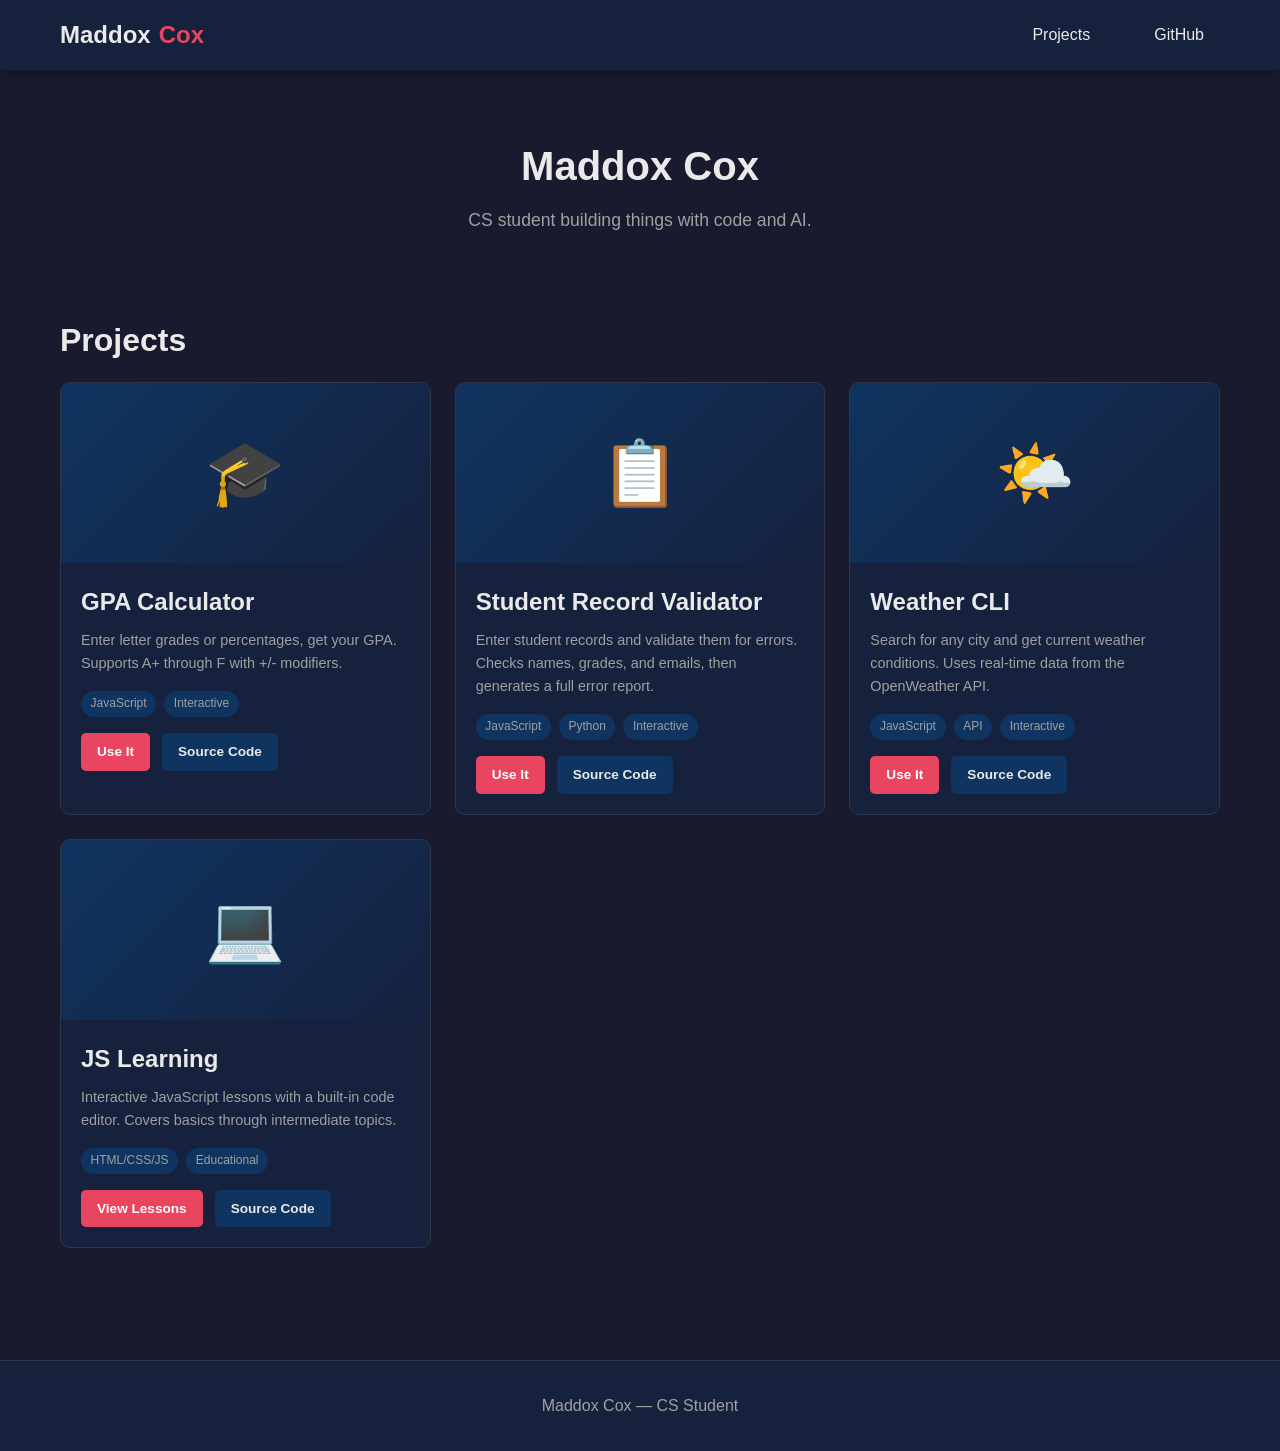
<file: index.html>
<!DOCTYPE html>
<html lang="en">
<head>
    <meta charset="UTF-8">
    <meta name="viewport" content="width=device-width, initial-scale=1.0">
    <title>Maddox Cox — Projects</title>
    <link rel="stylesheet" href="css/styles.css">
    <style>
        .projects-section {
            padding: 3rem 0;
        }

        .projects-grid {
            display: grid;
            grid-template-columns: repeat(auto-fill, minmax(300px, 1fr));
            gap: 1.5rem;
        }

        .project-card {
            background-color: var(--bg-secondary);
            border-radius: 10px;
            border: 1px solid var(--border);
            overflow: hidden;
            transition: transform 0.3s ease, box-shadow 0.3s ease;
        }

        .project-card:hover {
            transform: translateY(-5px);
            box-shadow: 0 10px 30px var(--shadow);
        }

        .project-card .preview {
            height: 180px;
            display: flex;
            align-items: center;
            justify-content: center;
            font-size: 4rem;
            background: linear-gradient(135deg, var(--bg-tertiary), var(--bg-secondary));
        }

        .project-card .details {
            padding: 1.25rem;
        }

        .project-card .details h3 {
            margin-bottom: 0.5rem;
            color: var(--text-primary);
        }

        .project-card .details p {
            font-size: 0.9rem;
            margin-bottom: 1rem;
        }

        .project-card .tags {
            display: flex;
            flex-wrap: wrap;
            gap: 0.5rem;
            margin-bottom: 1rem;
        }

        .project-card .tag {
            font-size: 0.75rem;
            padding: 0.2rem 0.6rem;
            border-radius: 15px;
            background-color: var(--bg-tertiary);
            color: var(--text-secondary);
        }

        .project-card .links {
            display: flex;
            gap: 0.75rem;
        }

        .project-card .links a {
            font-size: 0.85rem;
            font-weight: 600;
        }

        .portfolio-hero {
            text-align: center;
            padding: 4rem 0 2rem;
        }

        .portfolio-hero h1 {
            font-size: 2.5rem;
            margin-bottom: 0.5rem;
        }

        .portfolio-hero p {
            font-size: 1.1rem;
            max-width: 500px;
            margin: 0 auto;
        }
    </style>
</head>
<body>
    <header>
        <nav>
            <a href="index.html" class="logo">Maddox<span>Cox</span></a>
            <ul class="nav-links">
                <li><a href="#projects">Projects</a></li>
                <li><a href="https://github.com/maddoxcox" target="_blank">GitHub</a></li>
            </ul>
            <button class="mobile-menu">☰</button>
        </nav>
    </header>

    <main>
        <section class="portfolio-hero">
            <div class="container">
                <h1>Maddox Cox</h1>
                <p>CS student building things with code and AI.</p>
            </div>
        </section>

        <section id="projects" class="projects-section">
            <div class="container">
                <h2>Projects</h2>
                <div class="projects-grid">

                    <div class="project-card">
                        <div class="preview">🎓</div>
                        <div class="details">
                            <h3>GPA Calculator</h3>
                            <p>Enter letter grades or percentages, get your GPA. Supports A+ through F with +/- modifiers.</p>
                            <div class="tags">
                                <span class="tag">JavaScript</span>
                                <span class="tag">Interactive</span>
                            </div>
                            <div class="links">
                                <a href="projects/gpa-calculator/index.html" class="btn btn-small btn-primary">Use It</a>
                                <a href="https://github.com/maddoxcox/ai-club-learning/blob/main/month-1-foundations/day-01-error-handler/grade_calculator.py" target="_blank" class="btn btn-small btn-secondary">Source Code</a>
                            </div>
                        </div>
                    </div>

                    <div class="project-card">
                        <div class="preview">📋</div>
                        <div class="details">
                            <h3>Student Record Validator</h3>
                            <p>Enter student records and validate them for errors. Checks names, grades, and emails, then generates a full error report.</p>
                            <div class="tags">
                                <span class="tag">JavaScript</span>
                                <span class="tag">Python</span>
                                <span class="tag">Interactive</span>
                            </div>
                            <div class="links">
                                <a href="projects/record-validator/index.html" class="btn btn-small btn-primary">Use It</a>
                                <a href="https://github.com/maddoxcox/ai-club-learning/blob/main/month-1-foundations/day-02-record-validator/student_validator.py" target="_blank" class="btn btn-small btn-secondary">Source Code</a>
                            </div>
                        </div>
                    </div>

                    <div class="project-card">
                        <div class="preview">🌤️</div>
                        <div class="details">
                            <h3>Weather CLI</h3>
                            <p>Search for any city and get current weather conditions. Uses real-time data from the OpenWeather API.</p>
                            <div class="tags">
                                <span class="tag">JavaScript</span>
                                <span class="tag">API</span>
                                <span class="tag">Interactive</span>
                            </div>
                            <div class="links">
                                <a href="projects/weather-cli/index.html" class="btn btn-small btn-primary">Use It</a>
                                <a href="https://github.com/maddoxcox/ai-club-learning/blob/main/month-1-foundations/day-03-weather-cli/weather.py" target="_blank" class="btn btn-small btn-secondary">Source Code</a>
                            </div>
                        </div>
                    </div>

                    <div class="project-card">
                        <div class="preview">💻</div>
                        <div class="details">
                            <h3>JS Learning</h3>
                            <p>Interactive JavaScript lessons with a built-in code editor. Covers basics through intermediate topics.</p>
                            <div class="tags">
                                <span class="tag">HTML/CSS/JS</span>
                                <span class="tag">Educational</span>
                            </div>
                            <div class="links">
                                <a href="lessons/basics/variables.html" class="btn btn-small btn-primary">View Lessons</a>
                                <a href="https://github.com/maddoxcox/claudetest1" target="_blank" class="btn btn-small btn-secondary">Source Code</a>
                            </div>
                        </div>
                    </div>

                </div>
            </div>
        </section>
    </main>

    <footer>
        <div class="container">
            <p>Maddox Cox — CS Student</p>
        </div>
    </footer>

    <script src="js/main.js"></script>
</body>
</html>
</file>
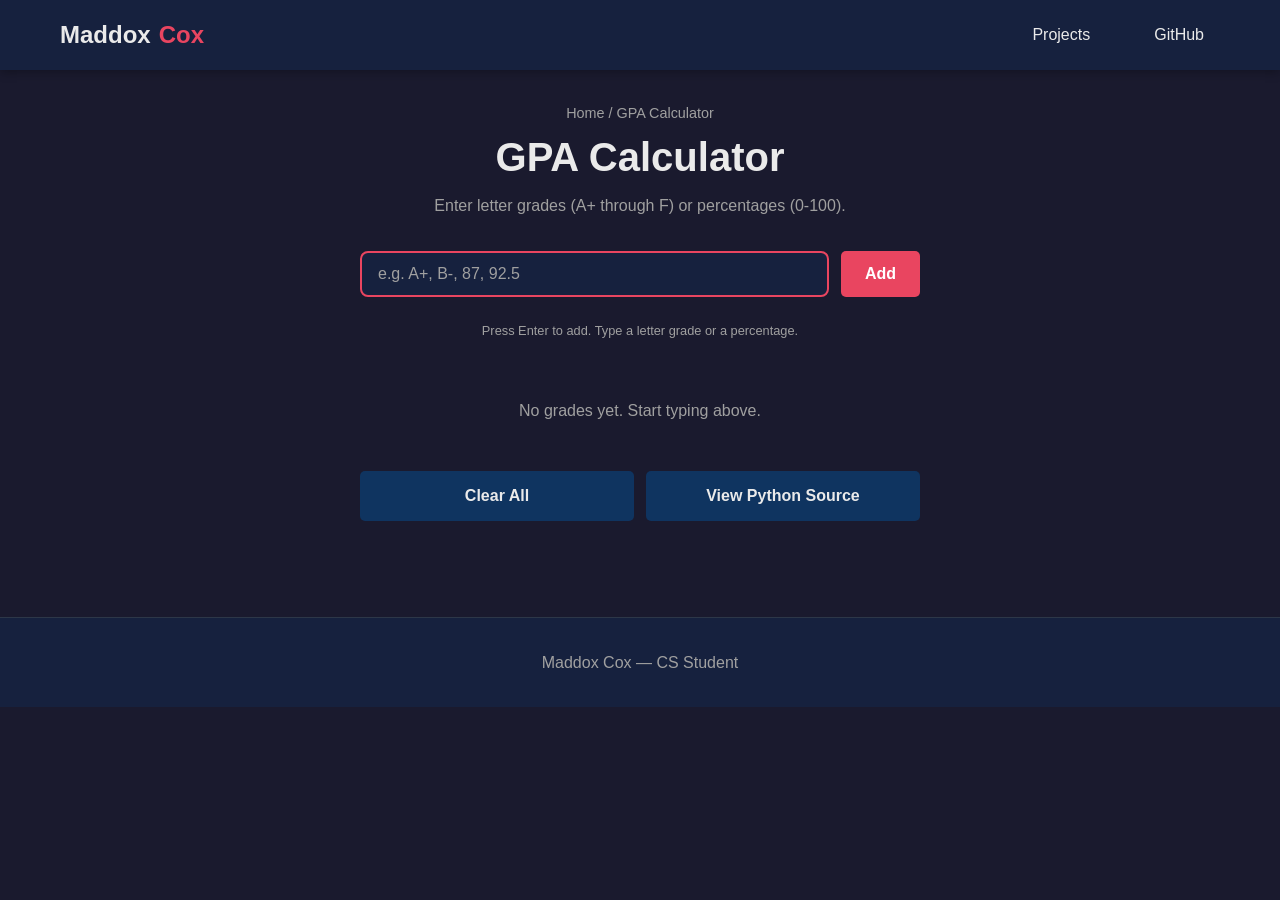
<file: projects/gpa-calculator/index.html>
<!DOCTYPE html>
<html lang="en">
<head>
    <meta charset="UTF-8">
    <meta name="viewport" content="width=device-width, initial-scale=1.0">
    <title>GPA Calculator — Maddox Cox</title>
    <link rel="stylesheet" href="../../css/styles.css">
    <style>
        .calc-container {
            max-width: 600px;
            margin: 0 auto;
            padding: 2rem 20px;
        }

        .calc-header {
            text-align: center;
            margin-bottom: 2rem;
        }

        .calc-header h1 {
            margin-bottom: 0.25rem;
        }

        .input-row {
            display: flex;
            gap: 0.75rem;
            margin-bottom: 1.5rem;
        }

        .input-row input {
            flex: 1;
            padding: 0.75rem 1rem;
            border-radius: 8px;
            border: 2px solid var(--border);
            background-color: var(--bg-secondary);
            color: var(--text-primary);
            font-size: 1rem;
            font-family: inherit;
            outline: none;
            transition: border-color 0.3s ease;
        }

        .input-row input:focus {
            border-color: var(--accent);
        }

        .input-row input::placeholder {
            color: var(--text-secondary);
        }

        .grades-list {
            list-style: none;
            margin-bottom: 1.5rem;
        }

        .grades-list li {
            display: flex;
            justify-content: space-between;
            align-items: center;
            padding: 0.75rem 1rem;
            background-color: var(--bg-secondary);
            border-radius: 8px;
            margin-bottom: 0.5rem;
            border: 1px solid var(--border);
            animation: fadeIn 0.3s ease forwards;
        }

        .grades-list .grade-info {
            display: flex;
            align-items: center;
            gap: 1rem;
        }

        .grades-list .grade-letter {
            font-size: 1.25rem;
            font-weight: 700;
            color: var(--accent);
            min-width: 35px;
        }

        .grades-list .grade-points {
            color: var(--text-secondary);
            font-size: 0.9rem;
        }

        .grades-list .grade-source {
            color: var(--text-secondary);
            font-size: 0.8rem;
            font-style: italic;
        }

        .grades-list .remove-btn {
            background: none;
            border: none;
            color: var(--text-secondary);
            font-size: 1.25rem;
            cursor: pointer;
            padding: 0.25rem 0.5rem;
            border-radius: 4px;
            transition: color 0.3s ease, background-color 0.3s ease;
        }

        .grades-list .remove-btn:hover {
            color: var(--error);
            background-color: rgba(255, 71, 87, 0.1);
        }

        .cooked-msg {
            color: var(--text-secondary);
            font-size: 0.85rem;
        }

        .result-card {
            background-color: var(--bg-secondary);
            border-radius: 10px;
            padding: 2rem;
            text-align: center;
            border: 1px solid var(--border);
            margin-top: 1.5rem;
        }

        .result-card .gpa {
            font-size: 3.5rem;
            font-weight: 700;
            color: var(--accent);
            line-height: 1;
            margin-bottom: 0.5rem;
        }

        .result-card .gpa-label {
            color: var(--text-secondary);
            font-size: 0.9rem;
            margin-bottom: 1rem;
        }

        .result-card .grade-summary {
            color: var(--text-secondary);
            font-size: 0.85rem;
        }

        .empty-state {
            text-align: center;
            padding: 2rem;
            color: var(--text-secondary);
        }

        .calc-actions {
            display: flex;
            gap: 0.75rem;
            margin-top: 1rem;
        }

        .calc-actions .btn {
            flex: 1;
        }

        .hint {
            font-size: 0.8rem;
            color: var(--text-secondary);
            text-align: center;
            margin-top: 0.5rem;
        }
    </style>
</head>
<body>
    <header>
        <nav>
            <a href="../../index.html" class="logo">Maddox<span>Cox</span></a>
            <ul class="nav-links">
                <li><a href="../../index.html#projects">Projects</a></li>
                <li><a href="https://github.com/maddoxcox" target="_blank">GitHub</a></li>
            </ul>
            <button class="mobile-menu">☰</button>
        </nav>
    </header>

    <main class="calc-container">
        <div class="calc-header">
            <div class="breadcrumb">
                <a href="../../index.html">Home</a> / GPA Calculator
            </div>
            <h1>GPA Calculator</h1>
            <p>Enter letter grades (A+ through F) or percentages (0-100).</p>
        </div>

        <div class="input-row">
            <input type="text" id="grade-input" placeholder="e.g. A+, B-, 87, 92.5" autofocus>
            <button class="btn btn-primary" id="add-btn">Add</button>
        </div>
        <p class="hint">Press Enter to add. Type a letter grade or a percentage.</p>

        <ul class="grades-list" id="grades-list"></ul>

        <div class="empty-state" id="empty-state">
            No grades yet. Start typing above.
        </div>

        <div class="result-card" id="result-card" style="display: none;">
            <div class="gpa" id="gpa-display">0.00</div>
            <div class="gpa-label">Your GPA</div>
            <div class="grade-summary" id="grade-summary"></div>
        </div>

        <div class="calc-actions">
            <button class="btn btn-secondary" id="clear-btn">Clear All</button>
            <a href="https://github.com/maddoxcox/ai-club-learning/blob/main/month-1-foundations/day-01-error-handler/grade_calculator.py" target="_blank" class="btn btn-secondary">View Python Source</a>
        </div>
    </main>

    <footer>
        <div class="container">
            <p>Maddox Cox — CS Student</p>
        </div>
    </footer>

    <script>
        const GRADE_POINTS = {
            "A+": 4.0, "A": 4.0, "A-": 3.7,
            "B+": 3.4, "B": 3.0, "B-": 2.7,
            "C+": 2.4, "C": 2.0, "C-": 1.7,
            "D+": 1.4, "D": 1.0, "D-": 0.7,
            "F": 0.0,
        };

        function getGrade(percent) {
            if (percent >= 94.0) return "A";
            if (percent >= 90.0) return "A-";
            if (percent >= 87.0) return "B+";
            if (percent >= 83.0) return "B";
            if (percent >= 80.0) return "B-";
            if (percent >= 77.0) return "C+";
            if (percent >= 73.0) return "C";
            if (percent >= 70.0) return "C-";
            if (percent >= 67.0) return "D+";
            if (percent >= 63.0) return "D";
            if (percent >= 60.0) return "D-";
            return "F";
        }

        const grades = [];
        const input = document.getElementById("grade-input");
        const addBtn = document.getElementById("add-btn");
        const clearBtn = document.getElementById("clear-btn");
        const gradesList = document.getElementById("grades-list");
        const emptyState = document.getElementById("empty-state");
        const resultCard = document.getElementById("result-card");
        const gpaDisplay = document.getElementById("gpa-display");
        const gradeSummary = document.getElementById("grade-summary");

        function addGrade() {
            const raw = input.value.trim();
            if (!raw) return;

            let letter, source;
            const num = parseFloat(raw);

            if (!isNaN(num) && raw.match(/^-?\d+\.?\d*$/)) {
                if (num < 0 || num > 100) {
                    shakeInput();
                    return;
                }
                letter = getGrade(num);
                source = `${num}%`;
            } else {
                letter = raw.toUpperCase();
                if (!(letter in GRADE_POINTS)) {
                    shakeInput();
                    return;
                }
                source = null;
            }

            grades.push({ letter, source });
            input.value = "";
            input.focus();
            render();
        }

        function removeGrade(index) {
            grades.splice(index, 1);
            render();
        }

        function clearAll() {
            grades.length = 0;
            render();
        }

        function render() {
            gradesList.innerHTML = "";
            emptyState.style.display = grades.length === 0 ? "block" : "none";
            resultCard.style.display = grades.length === 0 ? "none" : "block";

            grades.forEach((g, i) => {
                const li = document.createElement("li");
                const cooked = g.letter === "F" ? '<span class="cooked-msg"> ur cooked 💀</span>' : "";
                const sourceText = g.source ? `<span class="grade-source">from ${g.source}</span>` : "";

                li.innerHTML = `
                    <div class="grade-info">
                        <span class="grade-letter">${g.letter}</span>
                        <span class="grade-points">${GRADE_POINTS[g.letter]} pts ${sourceText}</span>
                        ${cooked}
                    </div>
                    <button class="remove-btn" data-index="${i}">&times;</button>
                `;
                gradesList.appendChild(li);
            });

            gradesList.querySelectorAll(".remove-btn").forEach(btn => {
                btn.addEventListener("click", () => removeGrade(parseInt(btn.dataset.index)));
            });

            if (grades.length > 0) {
                const total = grades.reduce((sum, g) => sum + GRADE_POINTS[g.letter], 0);
                const gpa = total / grades.length;
                gpaDisplay.textContent = gpa.toFixed(2);
                gradeSummary.textContent = grades.map(g => g.letter).join(", ");
            }
        }

        function shakeInput() {
            input.style.borderColor = "var(--error)";
            input.classList.add("fade-in");
            setTimeout(() => {
                input.style.borderColor = "";
                input.classList.remove("fade-in");
            }, 500);
        }

        addBtn.addEventListener("click", addGrade);
        clearBtn.addEventListener("click", clearAll);
        input.addEventListener("keydown", (e) => {
            if (e.key === "Enter") addGrade();
        });
    </script>
    <script src="../../js/main.js"></script>
</body>
</html>
</file>
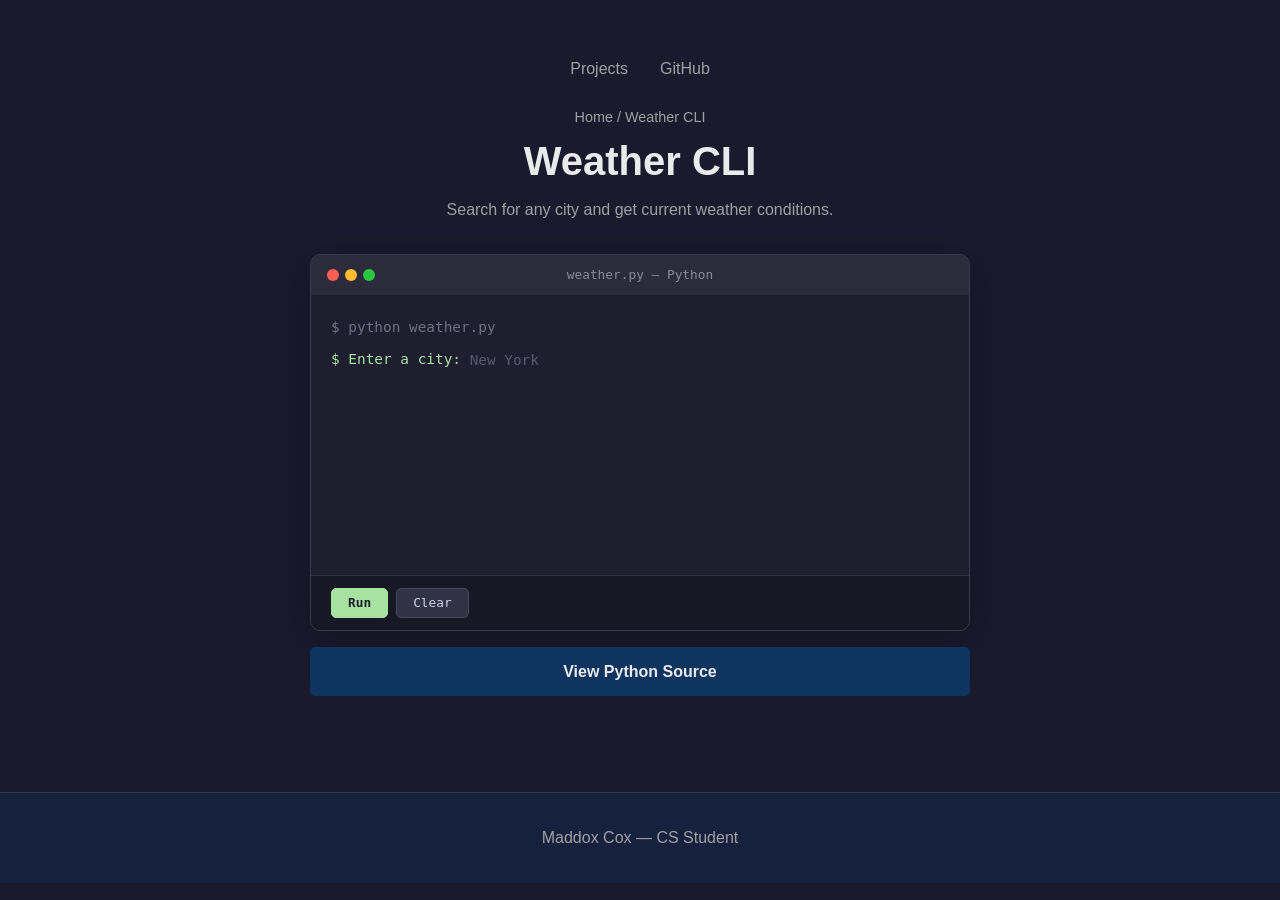
<file: projects/weather-cli/index.html>
<!DOCTYPE html>
<html lang="en">
<head>
    <meta charset="UTF-8">
    <meta name="viewport" content="width=device-width, initial-scale=1.0">
    <title>Weather CLI — Maddox Cox</title>
    <link rel="stylesheet" href="../../css/styles.css">
    <style>
        .calc-container {
            max-width: 700px;
            margin: 0 auto;
            padding: 2rem 20px;
        }

        .calc-header {
            text-align: center;
            margin-bottom: 2rem;
        }

        .calc-header h1 {
            margin-bottom: 0.25rem;
        }

        /* Terminal Window */
        .terminal {
            border-radius: 10px;
            overflow: hidden;
            box-shadow: 0 10px 40px rgba(0, 0, 0, 0.3);
            border: 1px solid #3a3a4a;
        }

        .terminal-titlebar {
            background-color: #2b2b3b;
            padding: 0.6rem 1rem;
            display: flex;
            align-items: center;
            gap: 0.6rem;
        }

        .terminal-dots {
            display: flex;
            gap: 6px;
        }

        .terminal-dot {
            width: 12px;
            height: 12px;
            border-radius: 50%;
        }

        .terminal-dot.red { background-color: #ff5f57; }
        .terminal-dot.yellow { background-color: #febc2e; }
        .terminal-dot.green { background-color: #28c840; }

        .terminal-title {
            flex: 1;
            text-align: center;
            color: #8a8a9a;
            font-size: 0.8rem;
            font-family: 'Fira Code', 'Consolas', monospace;
        }

        .terminal-body {
            background-color: #1e1e2e;
            padding: 1.25rem;
            min-height: 280px;
            font-family: 'Fira Code', 'Consolas', monospace;
            font-size: 0.9rem;
            line-height: 1.7;
        }

        .terminal-output {
            color: #cdd6f4;
        }

        .terminal-line {
            margin-bottom: 0.25rem;
            white-space: pre-wrap;
            word-break: break-word;
        }

        .terminal-line .prompt {
            color: #a6e3a1;
        }

        .terminal-line .cmd {
            color: #89b4fa;
        }

        .terminal-line.error {
            color: #f38ba8;
        }

        .terminal-line.success {
            color: #a6e3a1;
        }

        .terminal-line.info {
            color: #cdd6f4;
        }

        .terminal-line.dim {
            color: #6c7086;
        }

        .terminal-input-row {
            display: flex;
            align-items: center;
            gap: 0;
            margin-top: 0.5rem;
        }

        .terminal-input-row .prompt-label {
            color: #a6e3a1;
            font-family: 'Fira Code', 'Consolas', monospace;
            font-size: 0.9rem;
            white-space: nowrap;
        }

        .terminal-input-row input {
            flex: 1;
            background: none;
            border: none;
            color: #cdd6f4;
            font-family: 'Fira Code', 'Consolas', monospace;
            font-size: 0.9rem;
            outline: none;
            caret-color: #a6e3a1;
            padding: 0;
            margin-left: 0;
        }

        .terminal-input-row input::placeholder {
            color: #585b70;
        }

        .terminal-actions {
            display: flex;
            gap: 0.5rem;
            padding: 0.75rem 1.25rem;
            background-color: #181825;
            border-top: 1px solid #313244;
        }

        .terminal-btn {
            padding: 0.4rem 1rem;
            border: 1px solid #45475a;
            border-radius: 5px;
            background-color: #313244;
            color: #cdd6f4;
            font-family: 'Fira Code', 'Consolas', monospace;
            font-size: 0.8rem;
            cursor: pointer;
            transition: background-color 0.2s ease, border-color 0.2s ease;
        }

        .terminal-btn:hover {
            background-color: #45475a;
            border-color: #585b70;
        }

        .terminal-btn.run {
            background-color: #a6e3a1;
            color: #1e1e2e;
            border-color: #a6e3a1;
            font-weight: 600;
        }

        .terminal-btn.run:hover {
            background-color: #94e2d5;
            border-color: #94e2d5;
        }

        .calc-actions {
            display: flex;
            gap: 0.75rem;
            margin-top: 1rem;
        }

        .calc-actions .btn {
            flex: 1;
        }

        /* Loading animation */
        @keyframes blink {
            0%, 100% { opacity: 1; }
            50% { opacity: 0; }
        }

        .cursor-blink {
            animation: blink 1s step-end infinite;
        }

        .hero-nav {
            display: flex;
            justify-content: center;
            gap: 2rem;
            padding: 1.5rem 0;
        }

        .hero-nav a {
            color: var(--text-secondary);
            font-weight: 500;
            font-size: 1rem;
            transition: color 0.3s ease;
        }

        .hero-nav a:hover {
            color: var(--accent);
        }
    </style>
</head>
<body>
    <main class="calc-container">
        <nav class="hero-nav">
            <a href="../../index.html#projects">Projects</a>
            <a href="https://github.com/maddoxcox" target="_blank">GitHub</a>
        </nav>
        <div class="calc-header">
            <div class="breadcrumb">
                <a href="../../index.html">Home</a> / Weather CLI
            </div>
            <h1>Weather CLI</h1>
            <p>Search for any city and get current weather conditions.</p>
        </div>

        <div class="terminal">
            <div class="terminal-titlebar">
                <div class="terminal-dots">
                    <span class="terminal-dot red"></span>
                    <span class="terminal-dot yellow"></span>
                    <span class="terminal-dot green"></span>
                </div>
                <span class="terminal-title">weather.py — Python</span>
                <div style="width: 48px;"></div>
            </div>
            <div class="terminal-body">
                <div class="terminal-output" id="terminal-output">
                    <div class="terminal-line dim">$ python weather.py</div>
                </div>
                <div class="terminal-input-row">
                    <span class="prompt-label">$ Enter a city:&nbsp;</span>
                    <input type="text" id="city-input" placeholder="New York" autofocus>
                </div>
            </div>
            <div class="terminal-actions">
                <button class="terminal-btn run" id="run-btn">Run</button>
                <button class="terminal-btn" id="clear-btn">Clear</button>
            </div>
        </div>

        <div class="calc-actions">
            <a href="https://github.com/maddoxcox/ai-club-learning/blob/main/month-1-foundations/day-03-weather-cli/weather.py" target="_blank" class="btn btn-secondary">View Python Source</a>
        </div>
    </main>

    <footer>
        <div class="container">
            <p>Maddox Cox — CS Student</p>
        </div>
    </footer>

    <script>
        const API_KEY = "YOUR_API_KEY_HERE";
        const cityInput = document.getElementById("city-input");
        const runBtn = document.getElementById("run-btn");
        const clearBtn = document.getElementById("clear-btn");
        const output = document.getElementById("terminal-output");

        function addLine(text, className) {
            const line = document.createElement("div");
            line.className = "terminal-line" + (className ? " " + className : "");
            line.textContent = text;
            output.appendChild(line);
            output.scrollTop = output.scrollHeight;
        }

        async function fetchWeather() {
            const city = cityInput.value.trim();
            if (!city) {
                addLine("Error: Please enter a city name.", "error");
                return;
            }

            addLine(`$ Enter a city: ${city}`, "dim");
            addLine("Fetching weather data...", "dim");
            cityInput.value = "";

            try {
                const res = await fetch(
                    `https://api.openweathermap.org/data/2.5/weather?q=${encodeURIComponent(city)}&appid=${API_KEY}&units=imperial`
                );

                if (!res.ok) {
                    if (res.status === 404) {
                        addLine(`Error: City "${city}" not found.`, "error");
                    } else {
                        addLine(`Error: API returned status ${res.status}.`, "error");
                    }
                    addLine("", "");
                    return;
                }

                const data = await res.json();
                const tempF = data.main.temp;
                const tempC = ((tempF - 32) * 5) / 9;
                const location = `${data.name}, ${data.sys.country}`;
                const description = data.weather[0].description;
                const humidity = data.main.humidity;

                addLine("");
                addLine(location, "success");
                addLine(`${tempF.toFixed(1)}°F / ${tempC.toFixed(1)}°C`, "info");
                addLine(description, "info");
                addLine(`Humidity: ${humidity}%`, "info");
                addLine("", "");
            } catch (err) {
                addLine("Error: Could not connect to weather service.", "error");
                addLine("", "");
            }
        }

        function clearTerminal() {
            output.innerHTML = "";
            addLine("$ python weather.py", "dim");
        }

        runBtn.addEventListener("click", fetchWeather);
        clearBtn.addEventListener("click", clearTerminal);
        cityInput.addEventListener("keydown", (e) => {
            if (e.key === "Enter") fetchWeather();
        });
    </script>
    <script src="../../js/main.js"></script>
</body>
</html>
</file>
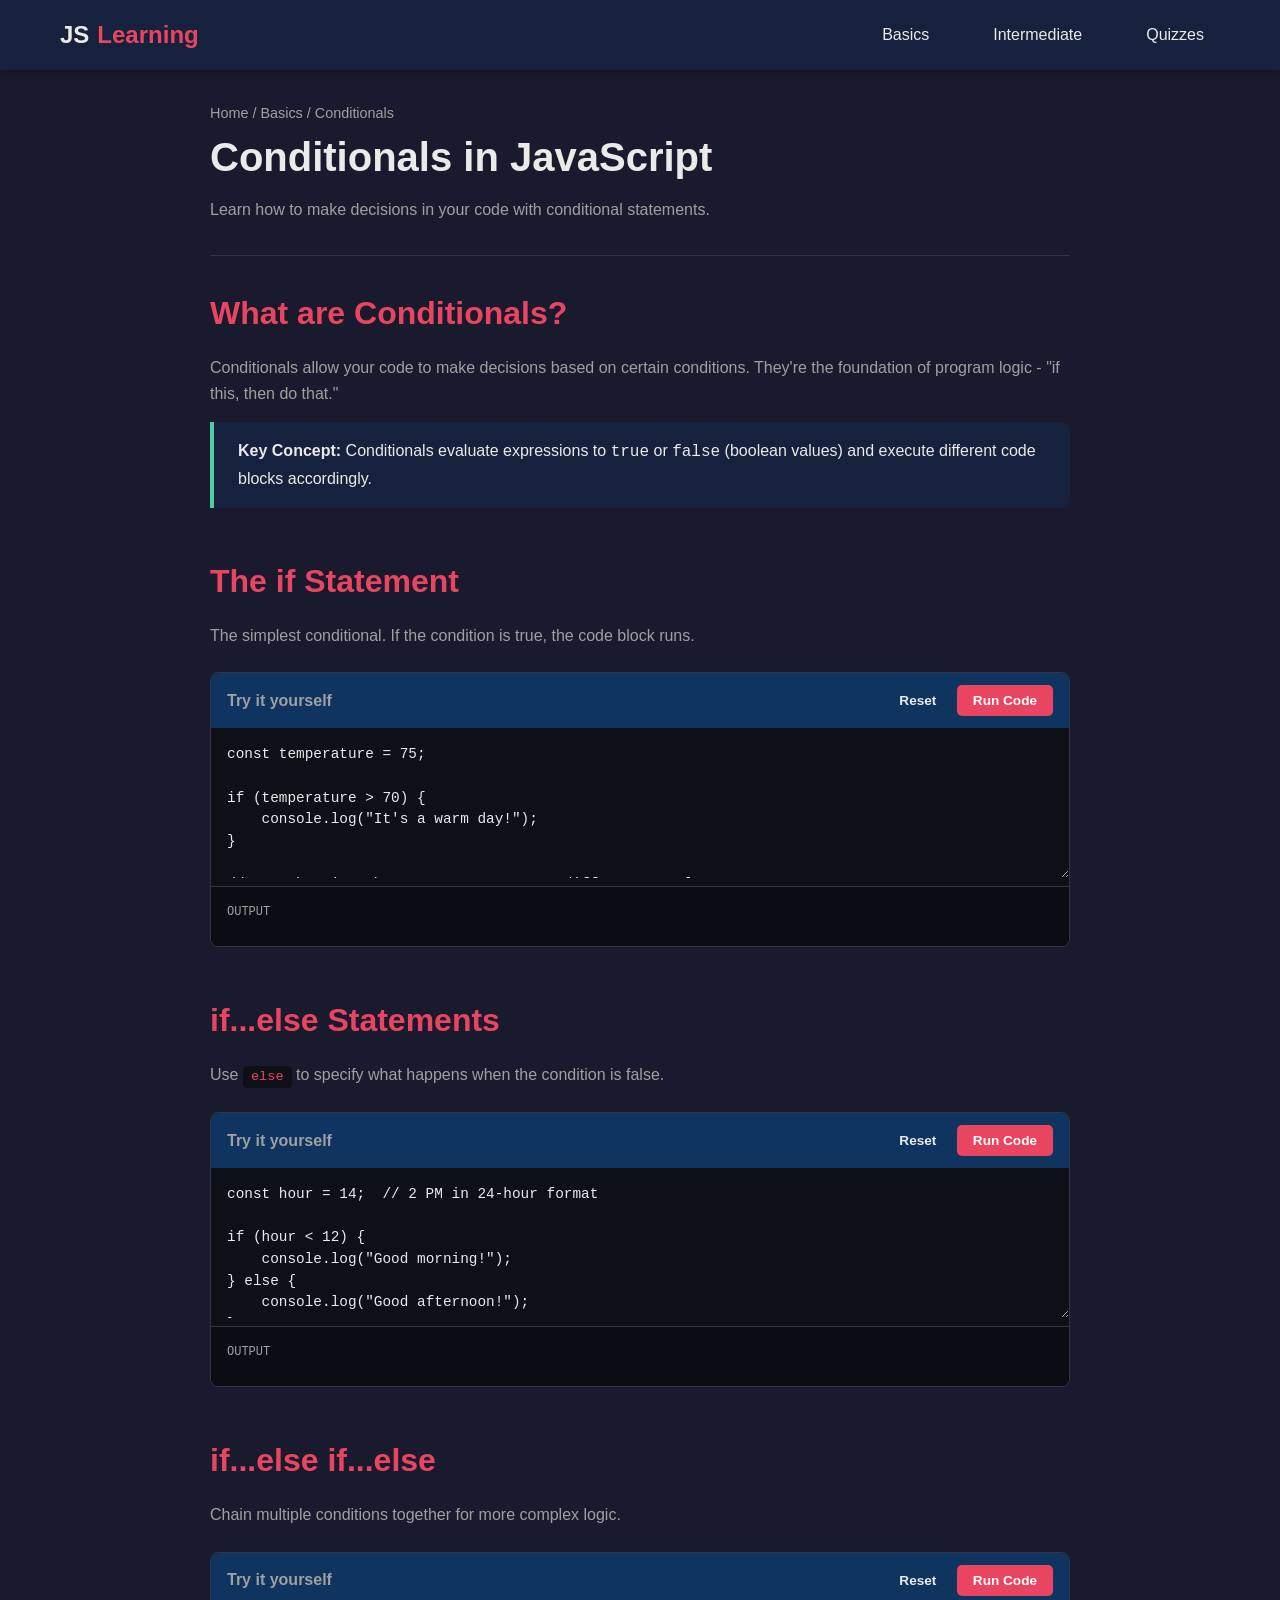
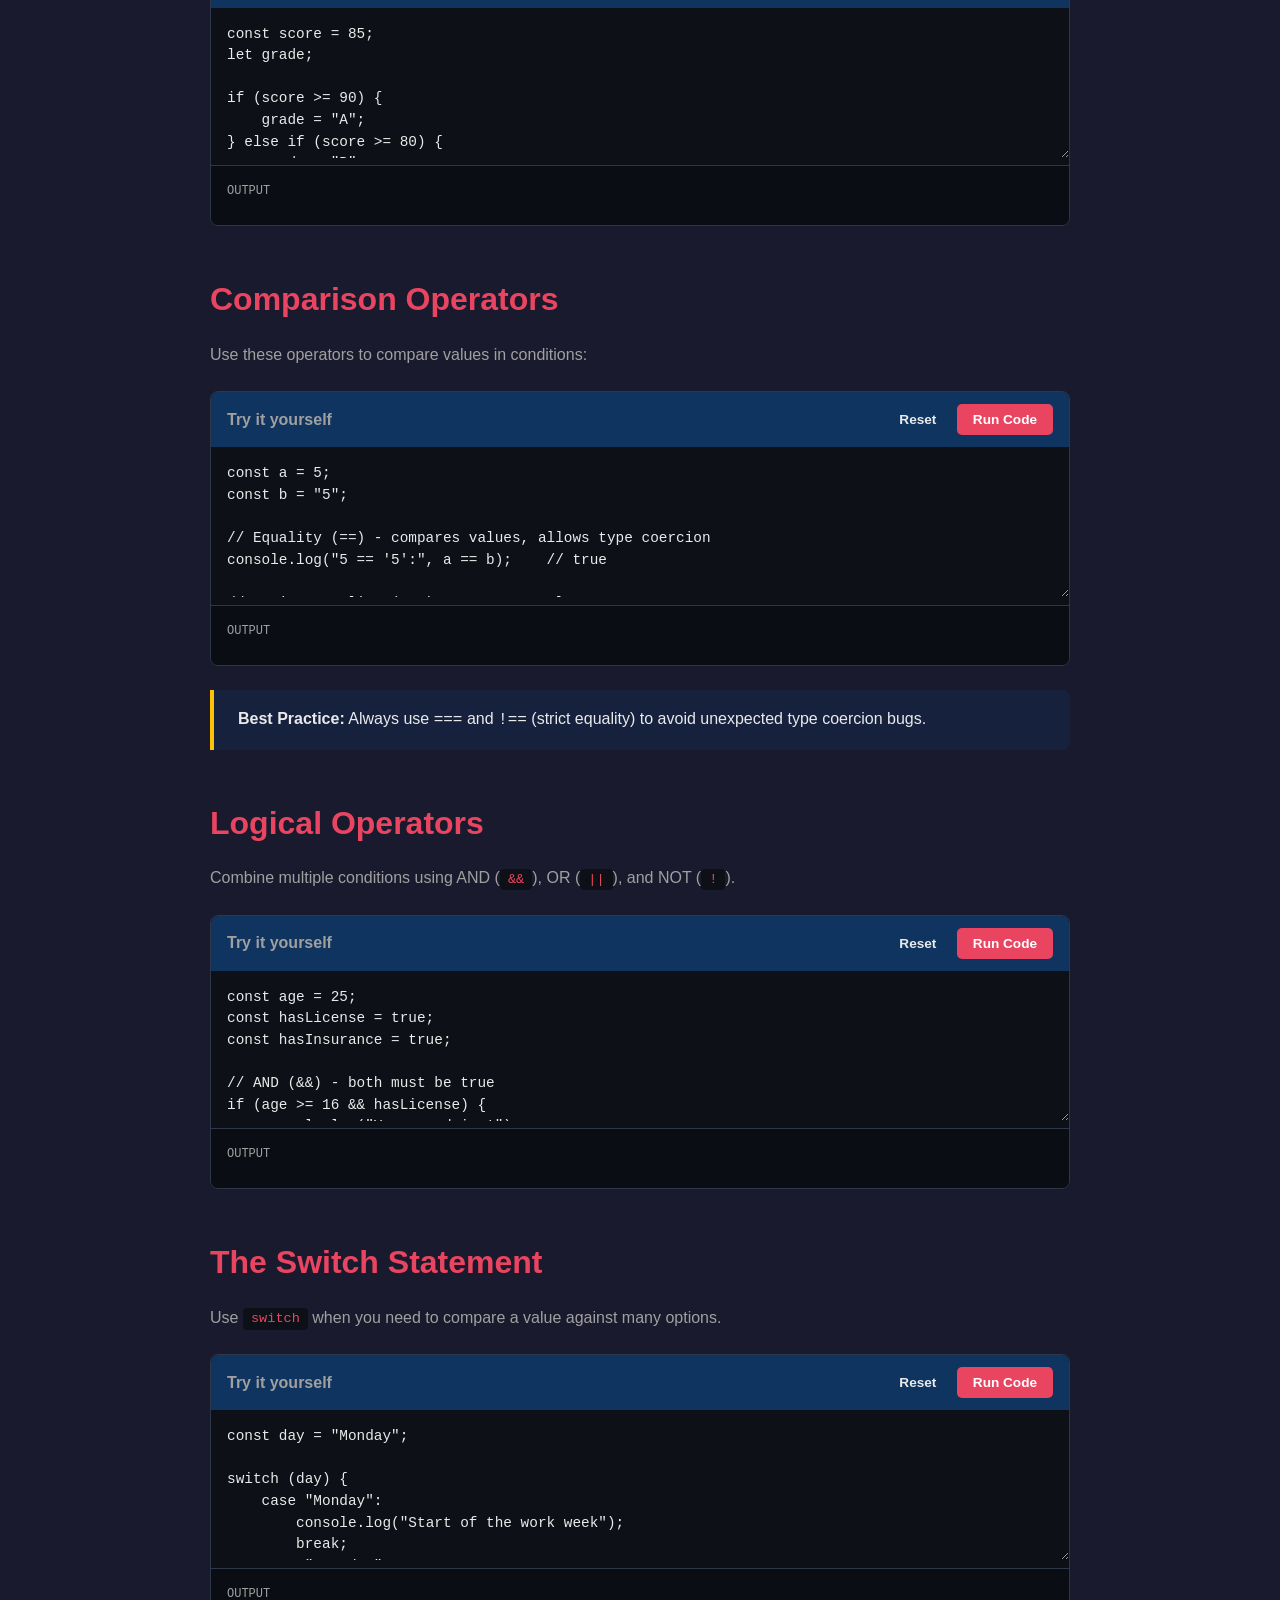
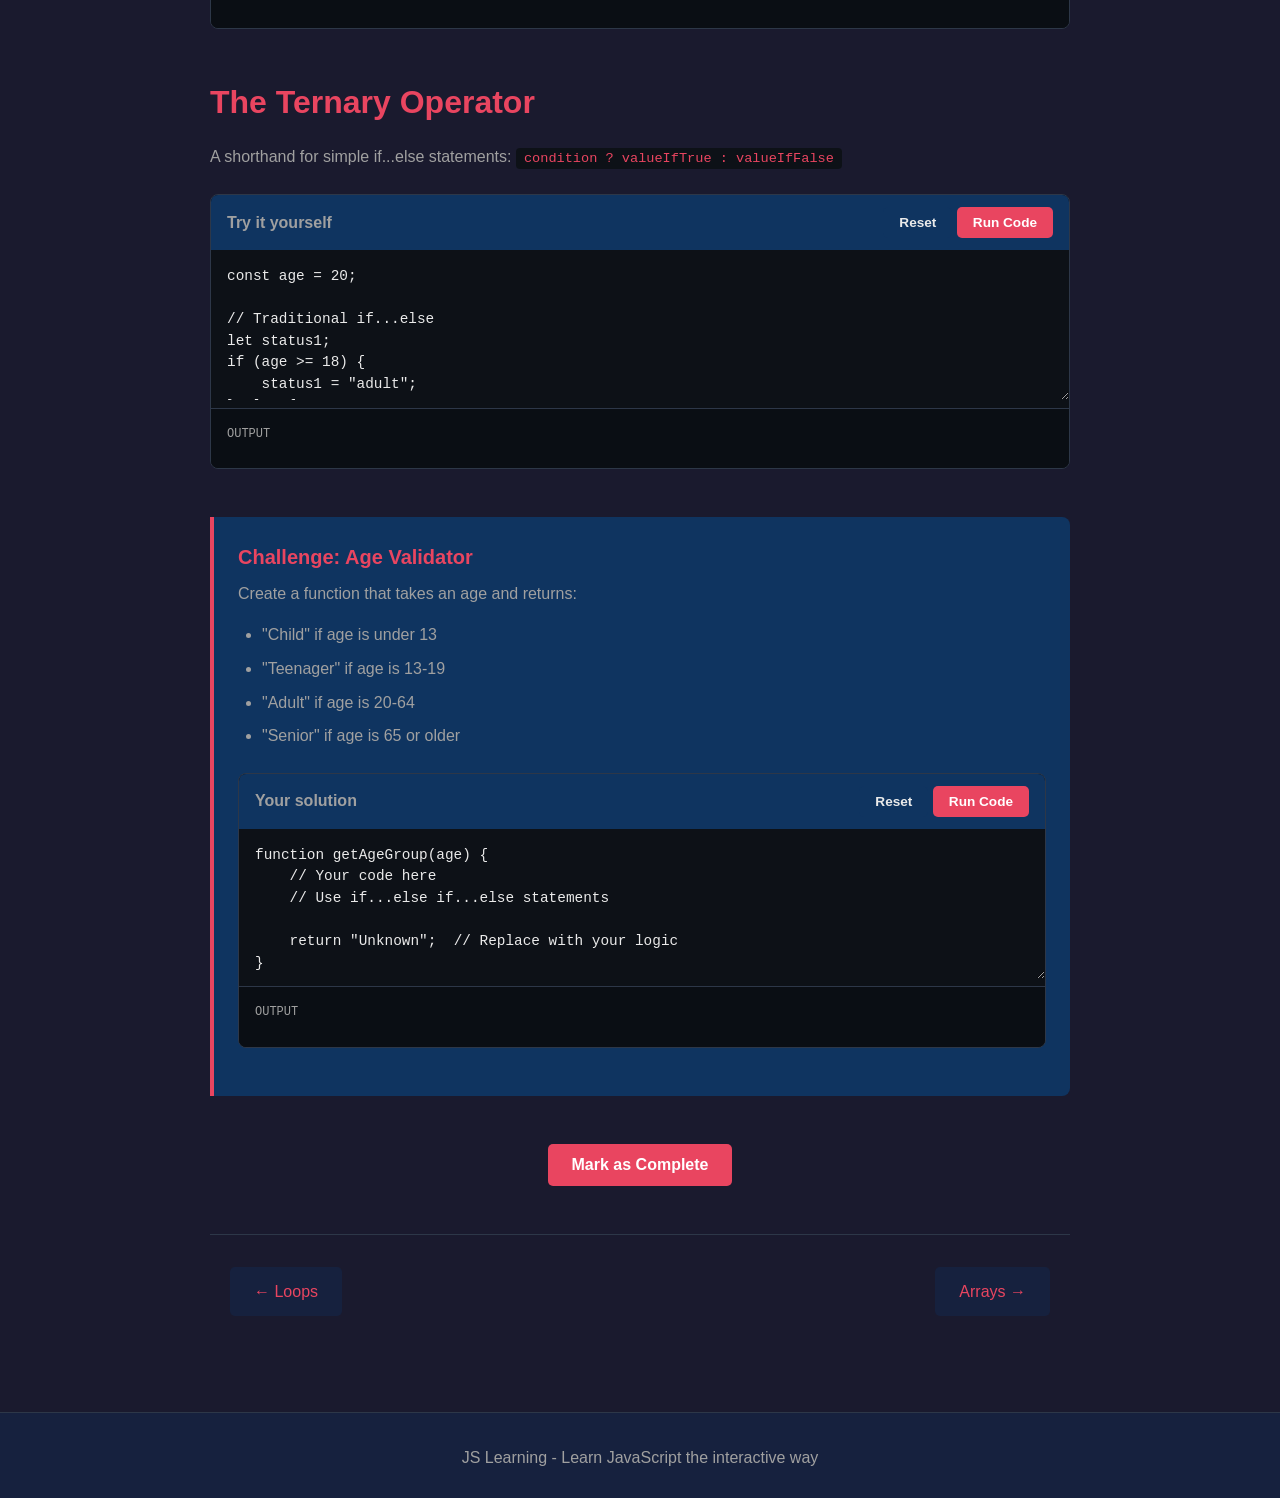
<file: lessons/basics/conditionals.html>
<!DOCTYPE html>
<html lang="en">
<head>
    <meta charset="UTF-8">
    <meta name="viewport" content="width=device-width, initial-scale=1.0">
    <title>Conditionals - JS Learning</title>
    <link rel="stylesheet" href="../../css/styles.css">
</head>
<body data-lesson="conditionals">
    <header>
        <nav>
            <a href="../../index.html" class="logo">JS<span>Learning</span></a>
            <ul class="nav-links">
                <li><a href="../../index.html#basics">Basics</a></li>
                <li><a href="../../index.html#intermediate">Intermediate</a></li>
                <li><a href="../../index.html#quizzes">Quizzes</a></li>
            </ul>
            <button class="mobile-menu">☰</button>
        </nav>
    </header>

    <main class="lesson-container">
        <div class="lesson-header">
            <div class="breadcrumb">
                <a href="../../index.html">Home</a> / <a href="../../index.html#basics">Basics</a> / Conditionals
            </div>
            <h1>Conditionals in JavaScript</h1>
            <p>Learn how to make decisions in your code with conditional statements.</p>
        </div>

        <div class="lesson-content">
            <section>
                <h2>What are Conditionals?</h2>
                <p>Conditionals allow your code to make decisions based on certain conditions. They're the foundation of program logic - "if this, then do that."</p>

                <div class="info-box">
                    <strong>Key Concept:</strong> Conditionals evaluate expressions to <code>true</code> or <code>false</code> (boolean values) and execute different code blocks accordingly.
                </div>
            </section>

            <section>
                <h2>The if Statement</h2>
                <p>The simplest conditional. If the condition is true, the code block runs.</p>

                <div class="code-editor">
                    <div class="editor-header">
                        <span>Try it yourself</span>
                        <div>
                            <button class="btn btn-small btn-secondary reset-btn">Reset</button>
                            <button class="btn btn-small btn-primary run-btn">Run Code</button>
                        </div>
                    </div>
                    <textarea class="editor-textarea">const temperature = 75;

if (temperature > 70) {
    console.log("It's a warm day!");
}

// Try changing the temperature to see different results
const age = 18;

if (age >= 18) {
    console.log("You can vote!");
}

if (age >= 21) {
    console.log("You can drink alcohol in the US.");
}</textarea>
                    <div class="editor-output">
                        <div class="output-label">Output</div>
                        <div class="output-content"></div>
                    </div>
                </div>
            </section>

            <section>
                <h2>if...else Statements</h2>
                <p>Use <code>else</code> to specify what happens when the condition is false.</p>

                <div class="code-editor">
                    <div class="editor-header">
                        <span>Try it yourself</span>
                        <div>
                            <button class="btn btn-small btn-secondary reset-btn">Reset</button>
                            <button class="btn btn-small btn-primary run-btn">Run Code</button>
                        </div>
                    </div>
                    <textarea class="editor-textarea">const hour = 14;  // 2 PM in 24-hour format

if (hour < 12) {
    console.log("Good morning!");
} else {
    console.log("Good afternoon!");
}

// Checking login status
const isLoggedIn = false;

if (isLoggedIn) {
    console.log("Welcome back!");
} else {
    console.log("Please log in.");
}</textarea>
                    <div class="editor-output">
                        <div class="output-label">Output</div>
                        <div class="output-content"></div>
                    </div>
                </div>
            </section>

            <section>
                <h2>if...else if...else</h2>
                <p>Chain multiple conditions together for more complex logic.</p>

                <div class="code-editor">
                    <div class="editor-header">
                        <span>Try it yourself</span>
                        <div>
                            <button class="btn btn-small btn-secondary reset-btn">Reset</button>
                            <button class="btn btn-small btn-primary run-btn">Run Code</button>
                        </div>
                    </div>
                    <textarea class="editor-textarea">const score = 85;
let grade;

if (score >= 90) {
    grade = "A";
} else if (score >= 80) {
    grade = "B";
} else if (score >= 70) {
    grade = "C";
} else if (score >= 60) {
    grade = "D";
} else {
    grade = "F";
}

console.log("Score:", score);
console.log("Grade:", grade);

// Time of day greeting
const hour = 19;

if (hour < 12) {
    console.log("Good morning!");
} else if (hour < 17) {
    console.log("Good afternoon!");
} else if (hour < 21) {
    console.log("Good evening!");
} else {
    console.log("Good night!");
}</textarea>
                    <div class="editor-output">
                        <div class="output-label">Output</div>
                        <div class="output-content"></div>
                    </div>
                </div>
            </section>

            <section>
                <h2>Comparison Operators</h2>
                <p>Use these operators to compare values in conditions:</p>

                <div class="code-editor">
                    <div class="editor-header">
                        <span>Try it yourself</span>
                        <div>
                            <button class="btn btn-small btn-secondary reset-btn">Reset</button>
                            <button class="btn btn-small btn-primary run-btn">Run Code</button>
                        </div>
                    </div>
                    <textarea class="editor-textarea">const a = 5;
const b = "5";

// Equality (==) - compares values, allows type coercion
console.log("5 == '5':", a == b);    // true

// Strict equality (===) - compares values AND types
console.log("5 === '5':", a === b);  // false

// Inequality
console.log("5 != 3:", 5 != 3);      // true
console.log("5 !== '5':", a !== b);  // true

// Comparison
console.log("10 > 5:", 10 > 5);      // true
console.log("10 < 5:", 10 < 5);      // false
console.log("5 >= 5:", 5 >= 5);      // true
console.log("5 <= 4:", 5 <= 4);      // false</textarea>
                    <div class="editor-output">
                        <div class="output-label">Output</div>
                        <div class="output-content"></div>
                    </div>
                </div>

                <div class="info-box warning">
                    <strong>Best Practice:</strong> Always use <code>===</code> and <code>!==</code> (strict equality) to avoid unexpected type coercion bugs.
                </div>
            </section>

            <section>
                <h2>Logical Operators</h2>
                <p>Combine multiple conditions using AND (<code>&&</code>), OR (<code>||</code>), and NOT (<code>!</code>).</p>

                <div class="code-editor">
                    <div class="editor-header">
                        <span>Try it yourself</span>
                        <div>
                            <button class="btn btn-small btn-secondary reset-btn">Reset</button>
                            <button class="btn btn-small btn-primary run-btn">Run Code</button>
                        </div>
                    </div>
                    <textarea class="editor-textarea">const age = 25;
const hasLicense = true;
const hasInsurance = true;

// AND (&&) - both must be true
if (age >= 16 && hasLicense) {
    console.log("You can drive!");
}

// OR (||) - at least one must be true
const isWeekend = false;
const isHoliday = true;

if (isWeekend || isHoliday) {
    console.log("No work today!");
}

// NOT (!) - inverts the boolean
const isRaining = false;

if (!isRaining) {
    console.log("No umbrella needed!");
}

// Combining operators
if (age >= 18 && hasLicense && hasInsurance) {
    console.log("You're fully legal to drive!");
}</textarea>
                    <div class="editor-output">
                        <div class="output-label">Output</div>
                        <div class="output-content"></div>
                    </div>
                </div>
            </section>

            <section>
                <h2>The Switch Statement</h2>
                <p>Use <code>switch</code> when you need to compare a value against many options.</p>

                <div class="code-editor">
                    <div class="editor-header">
                        <span>Try it yourself</span>
                        <div>
                            <button class="btn btn-small btn-secondary reset-btn">Reset</button>
                            <button class="btn btn-small btn-primary run-btn">Run Code</button>
                        </div>
                    </div>
                    <textarea class="editor-textarea">const day = "Monday";

switch (day) {
    case "Monday":
        console.log("Start of the work week");
        break;
    case "Tuesday":
    case "Wednesday":
    case "Thursday":
        console.log("Midweek");
        break;
    case "Friday":
        console.log("TGIF!");
        break;
    case "Saturday":
    case "Sunday":
        console.log("Weekend!");
        break;
    default:
        console.log("Invalid day");
}

// Using switch for a simple menu
const choice = 2;

switch (choice) {
    case 1:
        console.log("You selected: New Game");
        break;
    case 2:
        console.log("You selected: Load Game");
        break;
    case 3:
        console.log("You selected: Settings");
        break;
    default:
        console.log("Invalid choice");
}</textarea>
                    <div class="editor-output">
                        <div class="output-label">Output</div>
                        <div class="output-content"></div>
                    </div>
                </div>
            </section>

            <section>
                <h2>The Ternary Operator</h2>
                <p>A shorthand for simple if...else statements: <code>condition ? valueIfTrue : valueIfFalse</code></p>

                <div class="code-editor">
                    <div class="editor-header">
                        <span>Try it yourself</span>
                        <div>
                            <button class="btn btn-small btn-secondary reset-btn">Reset</button>
                            <button class="btn btn-small btn-primary run-btn">Run Code</button>
                        </div>
                    </div>
                    <textarea class="editor-textarea">const age = 20;

// Traditional if...else
let status1;
if (age >= 18) {
    status1 = "adult";
} else {
    status1 = "minor";
}
console.log("Traditional:", status1);

// Ternary operator - same result, one line!
const status2 = age >= 18 ? "adult" : "minor";
console.log("Ternary:", status2);

// Practical examples
const score = 75;
const result = score >= 60 ? "Pass" : "Fail";
console.log("Result:", result);

const hour = 14;
const greeting = hour < 12 ? "Good morning" : "Good afternoon";
console.log(greeting);

// Nested ternary (use sparingly!)
const grade = score >= 90 ? "A" : score >= 80 ? "B" : score >= 70 ? "C" : "F";
console.log("Grade:", grade);</textarea>
                    <div class="editor-output">
                        <div class="output-label">Output</div>
                        <div class="output-content"></div>
                    </div>
                </div>
            </section>

            <section>
                <div class="challenge-box">
                    <h4>Challenge: Age Validator</h4>
                    <p>Create a function that takes an age and returns:</p>
                    <ul>
                        <li>"Child" if age is under 13</li>
                        <li>"Teenager" if age is 13-19</li>
                        <li>"Adult" if age is 20-64</li>
                        <li>"Senior" if age is 65 or older</li>
                    </ul>

                    <div class="code-editor">
                        <div class="editor-header">
                            <span>Your solution</span>
                            <div>
                                <button class="btn btn-small btn-secondary reset-btn">Reset</button>
                                <button class="btn btn-small btn-primary run-btn">Run Code</button>
                            </div>
                        </div>
                        <textarea class="editor-textarea">function getAgeGroup(age) {
    // Your code here
    // Use if...else if...else statements

    return "Unknown";  // Replace with your logic
}

// Test your function
console.log("Age 5:", getAgeGroup(5));
console.log("Age 15:", getAgeGroup(15));
console.log("Age 30:", getAgeGroup(30));
console.log("Age 70:", getAgeGroup(70));</textarea>
                        <div class="editor-output">
                            <div class="output-label">Output</div>
                            <div class="output-content"></div>
                        </div>
                    </div>
                </div>
            </section>
        </div>

        <div class="mark-complete">
            <button class="btn btn-primary">Mark as Complete</button>
        </div>
        <div class="complete-status" style="display: none;">
            ✓ Lesson Completed
        </div>

        <nav class="lesson-nav">
            <a href="loops.html" class="prev">← Loops</a>
            <a href="../intermediate/arrays.html" class="next">Arrays →</a>
        </nav>
    </main>

    <footer>
        <div class="container">
            <p>JS Learning - Learn JavaScript the interactive way</p>
        </div>
    </footer>

    <script src="../../js/main.js"></script>
    <script src="../../js/codeEditor.js"></script>
</body>
</html>
</file>
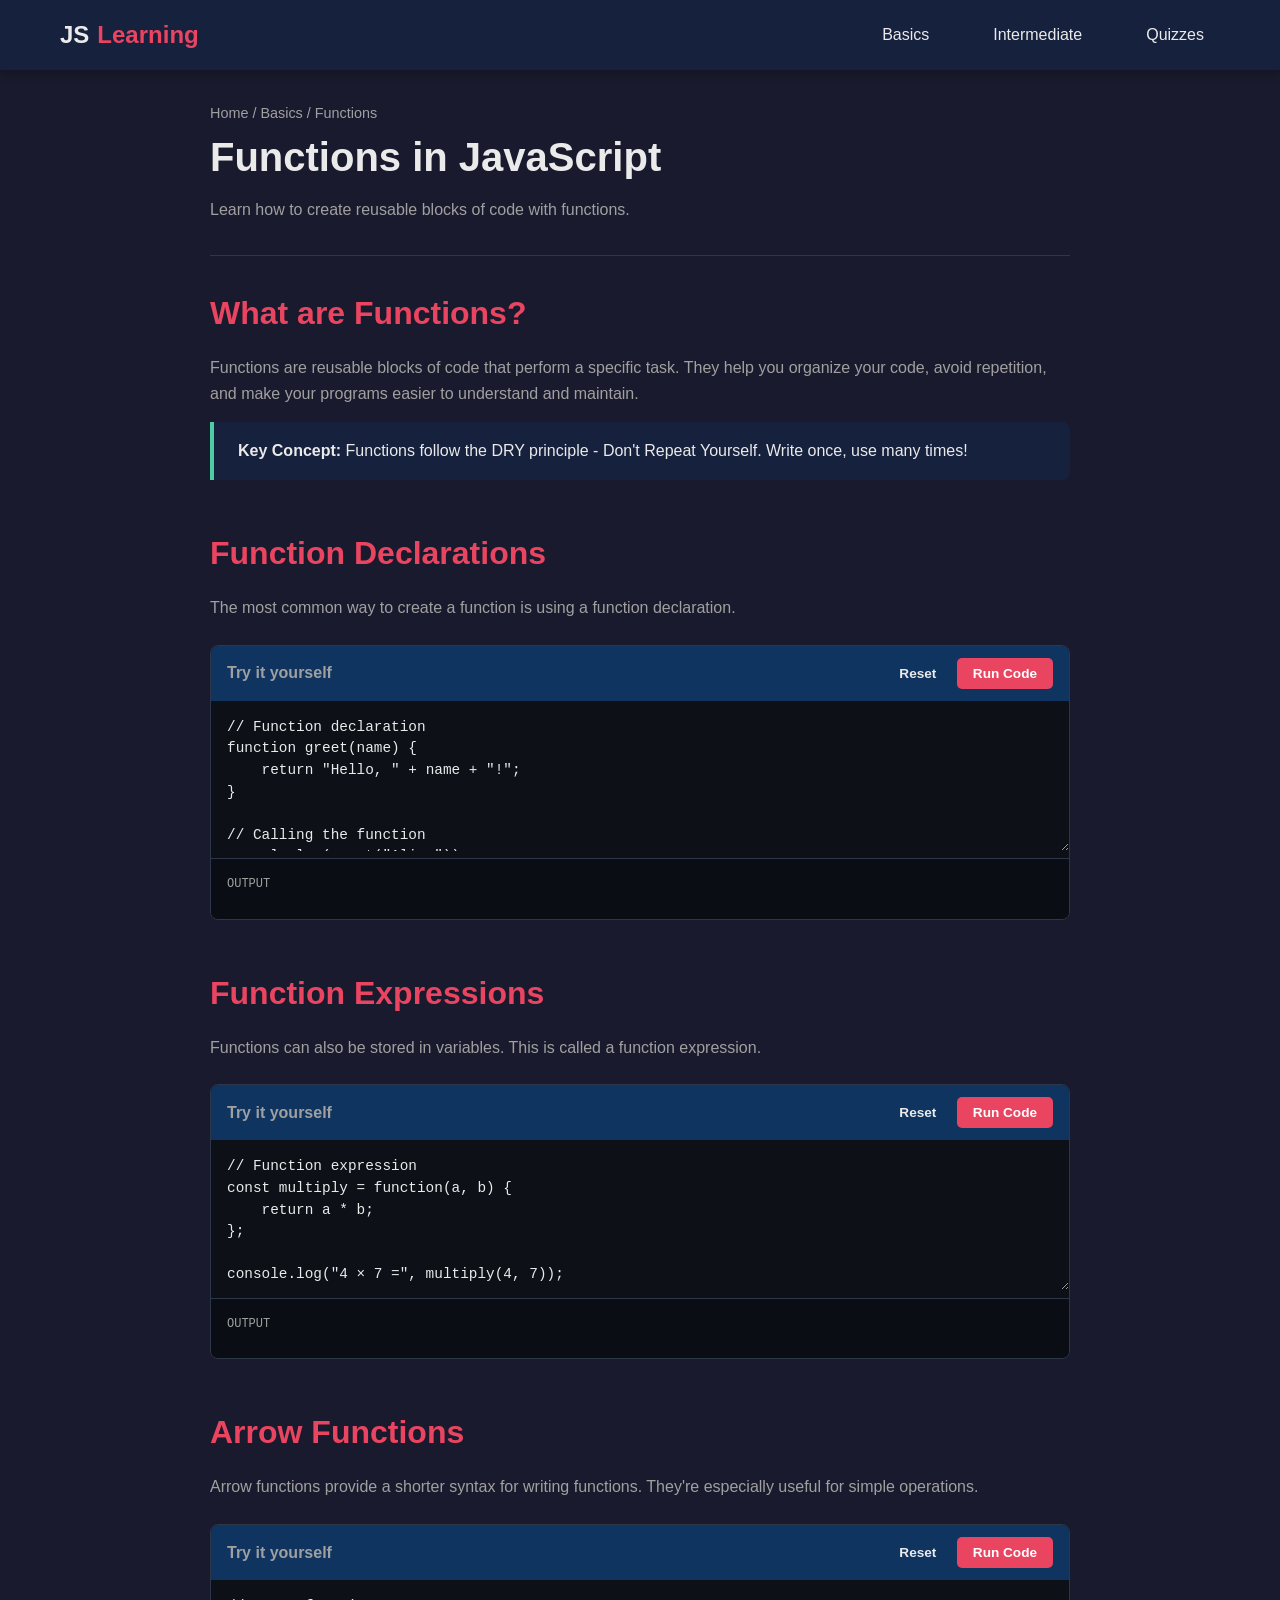
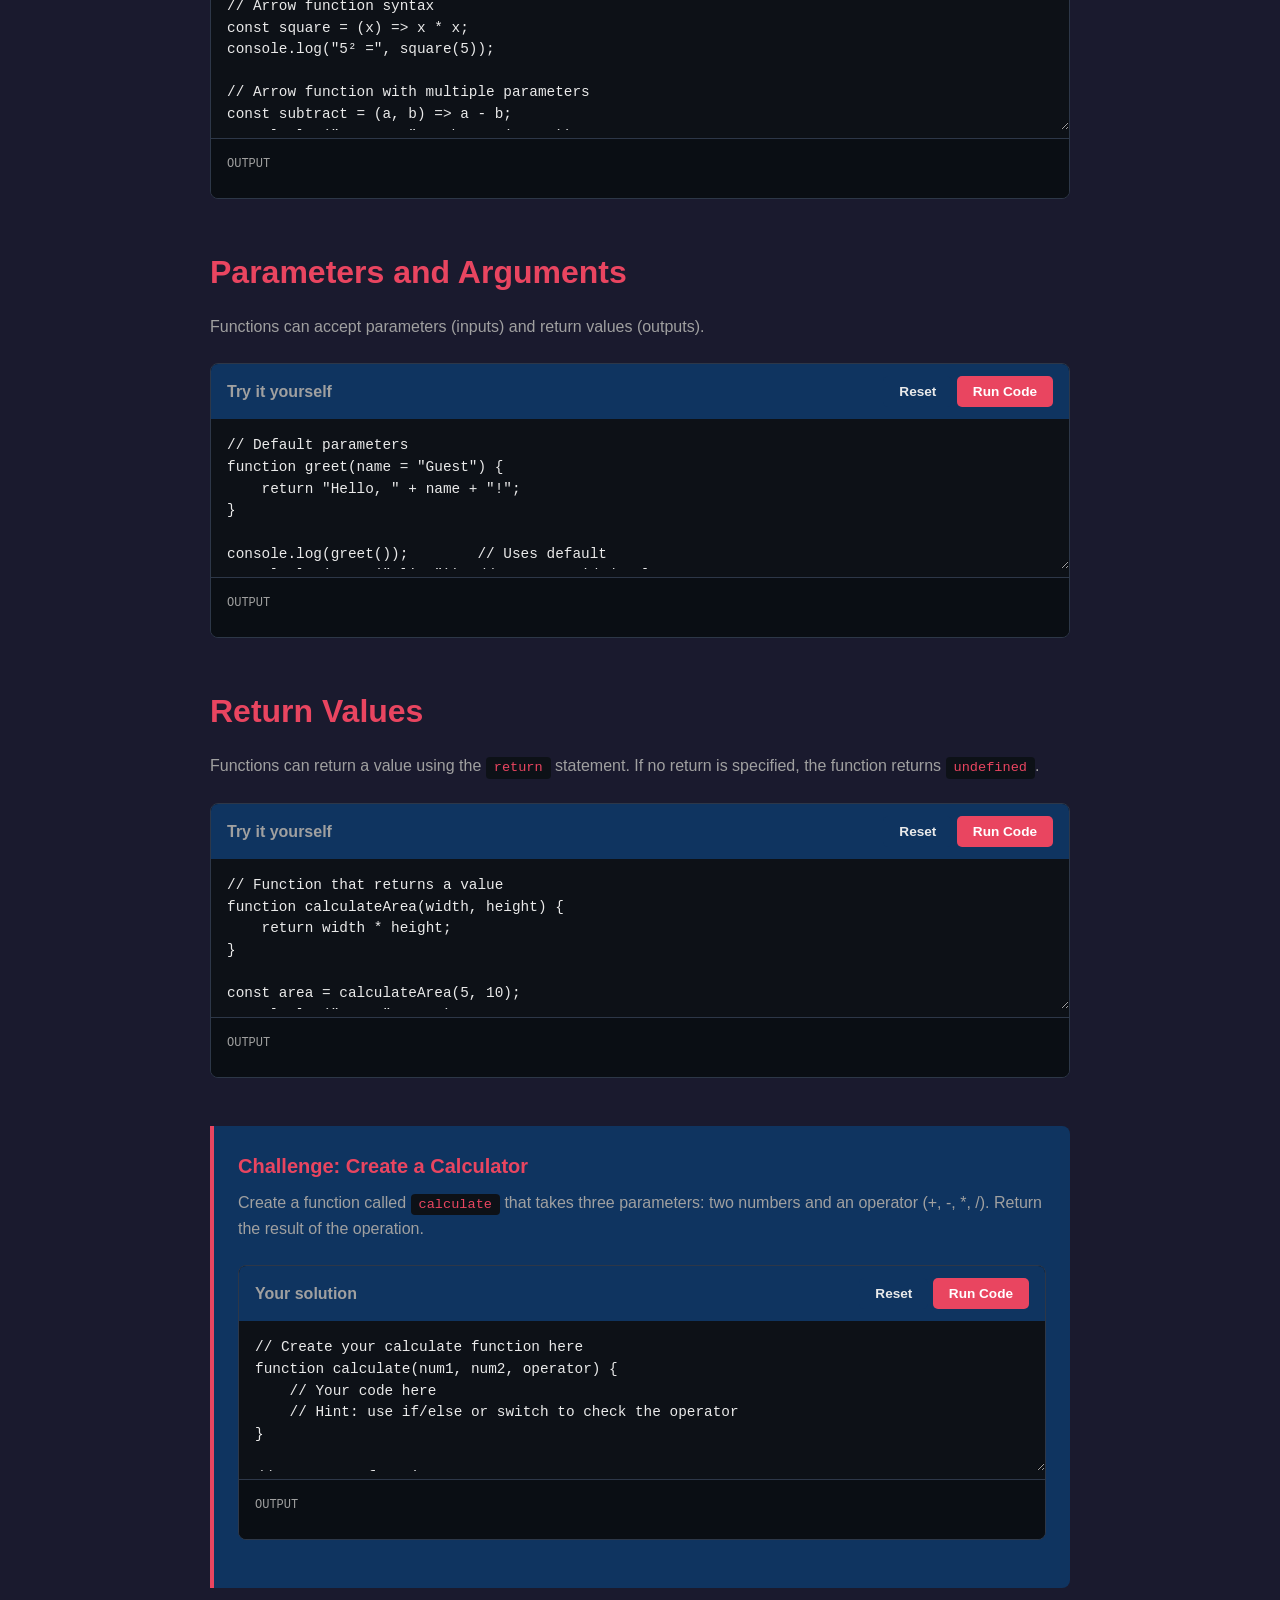
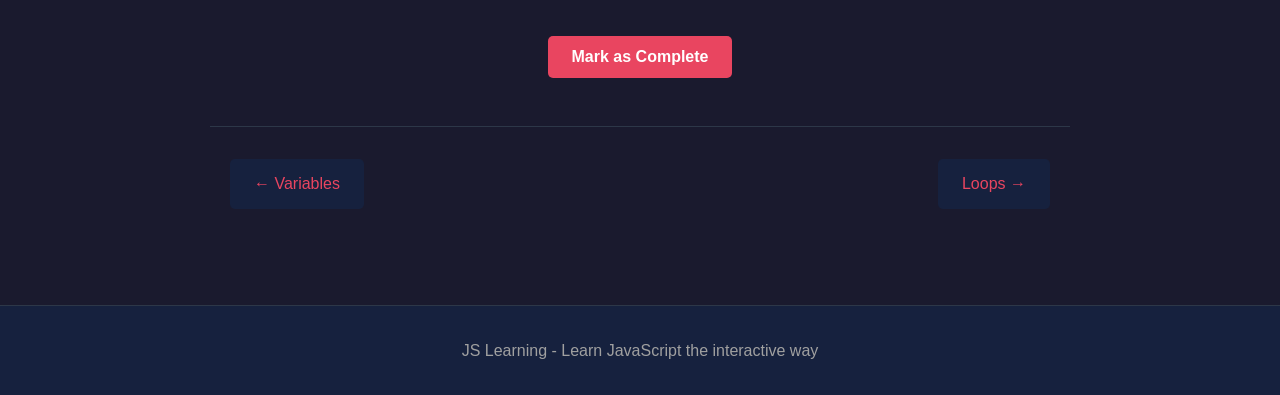
<file: lessons/basics/functions.html>
<!DOCTYPE html>
<html lang="en">
<head>
    <meta charset="UTF-8">
    <meta name="viewport" content="width=device-width, initial-scale=1.0">
    <title>Functions - JS Learning</title>
    <link rel="stylesheet" href="../../css/styles.css">
</head>
<body data-lesson="functions">
    <header>
        <nav>
            <a href="../../index.html" class="logo">JS<span>Learning</span></a>
            <ul class="nav-links">
                <li><a href="../../index.html#basics">Basics</a></li>
                <li><a href="../../index.html#intermediate">Intermediate</a></li>
                <li><a href="../../index.html#quizzes">Quizzes</a></li>
            </ul>
            <button class="mobile-menu">☰</button>
        </nav>
    </header>

    <main class="lesson-container">
        <div class="lesson-header">
            <div class="breadcrumb">
                <a href="../../index.html">Home</a> / <a href="../../index.html#basics">Basics</a> / Functions
            </div>
            <h1>Functions in JavaScript</h1>
            <p>Learn how to create reusable blocks of code with functions.</p>
        </div>

        <div class="lesson-content">
            <section>
                <h2>What are Functions?</h2>
                <p>Functions are reusable blocks of code that perform a specific task. They help you organize your code, avoid repetition, and make your programs easier to understand and maintain.</p>

                <div class="info-box">
                    <strong>Key Concept:</strong> Functions follow the DRY principle - Don't Repeat Yourself. Write once, use many times!
                </div>
            </section>

            <section>
                <h2>Function Declarations</h2>
                <p>The most common way to create a function is using a function declaration.</p>

                <div class="code-editor">
                    <div class="editor-header">
                        <span>Try it yourself</span>
                        <div>
                            <button class="btn btn-small btn-secondary reset-btn">Reset</button>
                            <button class="btn btn-small btn-primary run-btn">Run Code</button>
                        </div>
                    </div>
                    <textarea class="editor-textarea">// Function declaration
function greet(name) {
    return "Hello, " + name + "!";
}

// Calling the function
console.log(greet("Alice"));
console.log(greet("Bob"));

// Function with multiple parameters
function add(a, b) {
    return a + b;
}

console.log("5 + 3 =", add(5, 3));</textarea>
                    <div class="editor-output">
                        <div class="output-label">Output</div>
                        <div class="output-content"></div>
                    </div>
                </div>
            </section>

            <section>
                <h2>Function Expressions</h2>
                <p>Functions can also be stored in variables. This is called a function expression.</p>

                <div class="code-editor">
                    <div class="editor-header">
                        <span>Try it yourself</span>
                        <div>
                            <button class="btn btn-small btn-secondary reset-btn">Reset</button>
                            <button class="btn btn-small btn-primary run-btn">Run Code</button>
                        </div>
                    </div>
                    <textarea class="editor-textarea">// Function expression
const multiply = function(a, b) {
    return a * b;
};

console.log("4 × 7 =", multiply(4, 7));

// Functions can be passed to other functions!
const numbers = [1, 2, 3, 4, 5];
const doubled = numbers.map(function(num) {
    return num * 2;
});

console.log("Doubled:", doubled);</textarea>
                    <div class="editor-output">
                        <div class="output-label">Output</div>
                        <div class="output-content"></div>
                    </div>
                </div>
            </section>

            <section>
                <h2>Arrow Functions</h2>
                <p>Arrow functions provide a shorter syntax for writing functions. They're especially useful for simple operations.</p>

                <div class="code-editor">
                    <div class="editor-header">
                        <span>Try it yourself</span>
                        <div>
                            <button class="btn btn-small btn-secondary reset-btn">Reset</button>
                            <button class="btn btn-small btn-primary run-btn">Run Code</button>
                        </div>
                    </div>
                    <textarea class="editor-textarea">// Arrow function syntax
const square = (x) => x * x;
console.log("5² =", square(5));

// Arrow function with multiple parameters
const subtract = (a, b) => a - b;
console.log("10 - 4 =", subtract(10, 4));

// Arrow function with function body
const greetPerson = (name) => {
    const greeting = "Welcome, " + name + "!";
    return greeting;
};
console.log(greetPerson("Charlie"));

// Using arrow functions with arrays
const nums = [1, 2, 3, 4, 5];
const squared = nums.map(n => n * n);
console.log("Squared:", squared);</textarea>
                    <div class="editor-output">
                        <div class="output-label">Output</div>
                        <div class="output-content"></div>
                    </div>
                </div>
            </section>

            <section>
                <h2>Parameters and Arguments</h2>
                <p>Functions can accept parameters (inputs) and return values (outputs).</p>

                <div class="code-editor">
                    <div class="editor-header">
                        <span>Try it yourself</span>
                        <div>
                            <button class="btn btn-small btn-secondary reset-btn">Reset</button>
                            <button class="btn btn-small btn-primary run-btn">Run Code</button>
                        </div>
                    </div>
                    <textarea class="editor-textarea">// Default parameters
function greet(name = "Guest") {
    return "Hello, " + name + "!";
}

console.log(greet());        // Uses default
console.log(greet("Alice")); // Uses provided value

// Rest parameters - accept any number of arguments
function sum(...numbers) {
    let total = 0;
    for (let num of numbers) {
        total += num;
    }
    return total;
}

console.log("Sum:", sum(1, 2, 3, 4, 5));
console.log("Sum:", sum(10, 20));</textarea>
                    <div class="editor-output">
                        <div class="output-label">Output</div>
                        <div class="output-content"></div>
                    </div>
                </div>
            </section>

            <section>
                <h2>Return Values</h2>
                <p>Functions can return a value using the <code>return</code> statement. If no return is specified, the function returns <code>undefined</code>.</p>

                <div class="code-editor">
                    <div class="editor-header">
                        <span>Try it yourself</span>
                        <div>
                            <button class="btn btn-small btn-secondary reset-btn">Reset</button>
                            <button class="btn btn-small btn-primary run-btn">Run Code</button>
                        </div>
                    </div>
                    <textarea class="editor-textarea">// Function that returns a value
function calculateArea(width, height) {
    return width * height;
}

const area = calculateArea(5, 10);
console.log("Area:", area);

// Function without return (returns undefined)
function logMessage(msg) {
    console.log("Message:", msg);
    // No return statement
}

const result = logMessage("Hello!");
console.log("Return value:", result);

// Early return for validation
function divide(a, b) {
    if (b === 0) {
        return "Cannot divide by zero!";
    }
    return a / b;
}

console.log("10 / 2 =", divide(10, 2));
console.log("10 / 0 =", divide(10, 0));</textarea>
                    <div class="editor-output">
                        <div class="output-label">Output</div>
                        <div class="output-content"></div>
                    </div>
                </div>
            </section>

            <section>
                <div class="challenge-box">
                    <h4>Challenge: Create a Calculator</h4>
                    <p>Create a function called <code>calculate</code> that takes three parameters: two numbers and an operator (+, -, *, /). Return the result of the operation.</p>

                    <div class="code-editor">
                        <div class="editor-header">
                            <span>Your solution</span>
                            <div>
                                <button class="btn btn-small btn-secondary reset-btn">Reset</button>
                                <button class="btn btn-small btn-primary run-btn">Run Code</button>
                            </div>
                        </div>
                        <textarea class="editor-textarea">// Create your calculate function here
function calculate(num1, num2, operator) {
    // Your code here
    // Hint: use if/else or switch to check the operator
}

// Test your function
console.log("5 + 3 =", calculate(5, 3, "+"));
console.log("10 - 4 =", calculate(10, 4, "-"));
console.log("6 * 7 =", calculate(6, 7, "*"));
console.log("20 / 5 =", calculate(20, 5, "/"));</textarea>
                        <div class="editor-output">
                            <div class="output-label">Output</div>
                            <div class="output-content"></div>
                        </div>
                    </div>
                </div>
            </section>
        </div>

        <div class="mark-complete">
            <button class="btn btn-primary">Mark as Complete</button>
        </div>
        <div class="complete-status" style="display: none;">
            ✓ Lesson Completed
        </div>

        <nav class="lesson-nav">
            <a href="variables.html" class="prev">← Variables</a>
            <a href="loops.html" class="next">Loops →</a>
        </nav>
    </main>

    <footer>
        <div class="container">
            <p>JS Learning - Learn JavaScript the interactive way</p>
        </div>
    </footer>

    <script src="../../js/main.js"></script>
    <script src="../../js/codeEditor.js"></script>
</body>
</html>
</file>
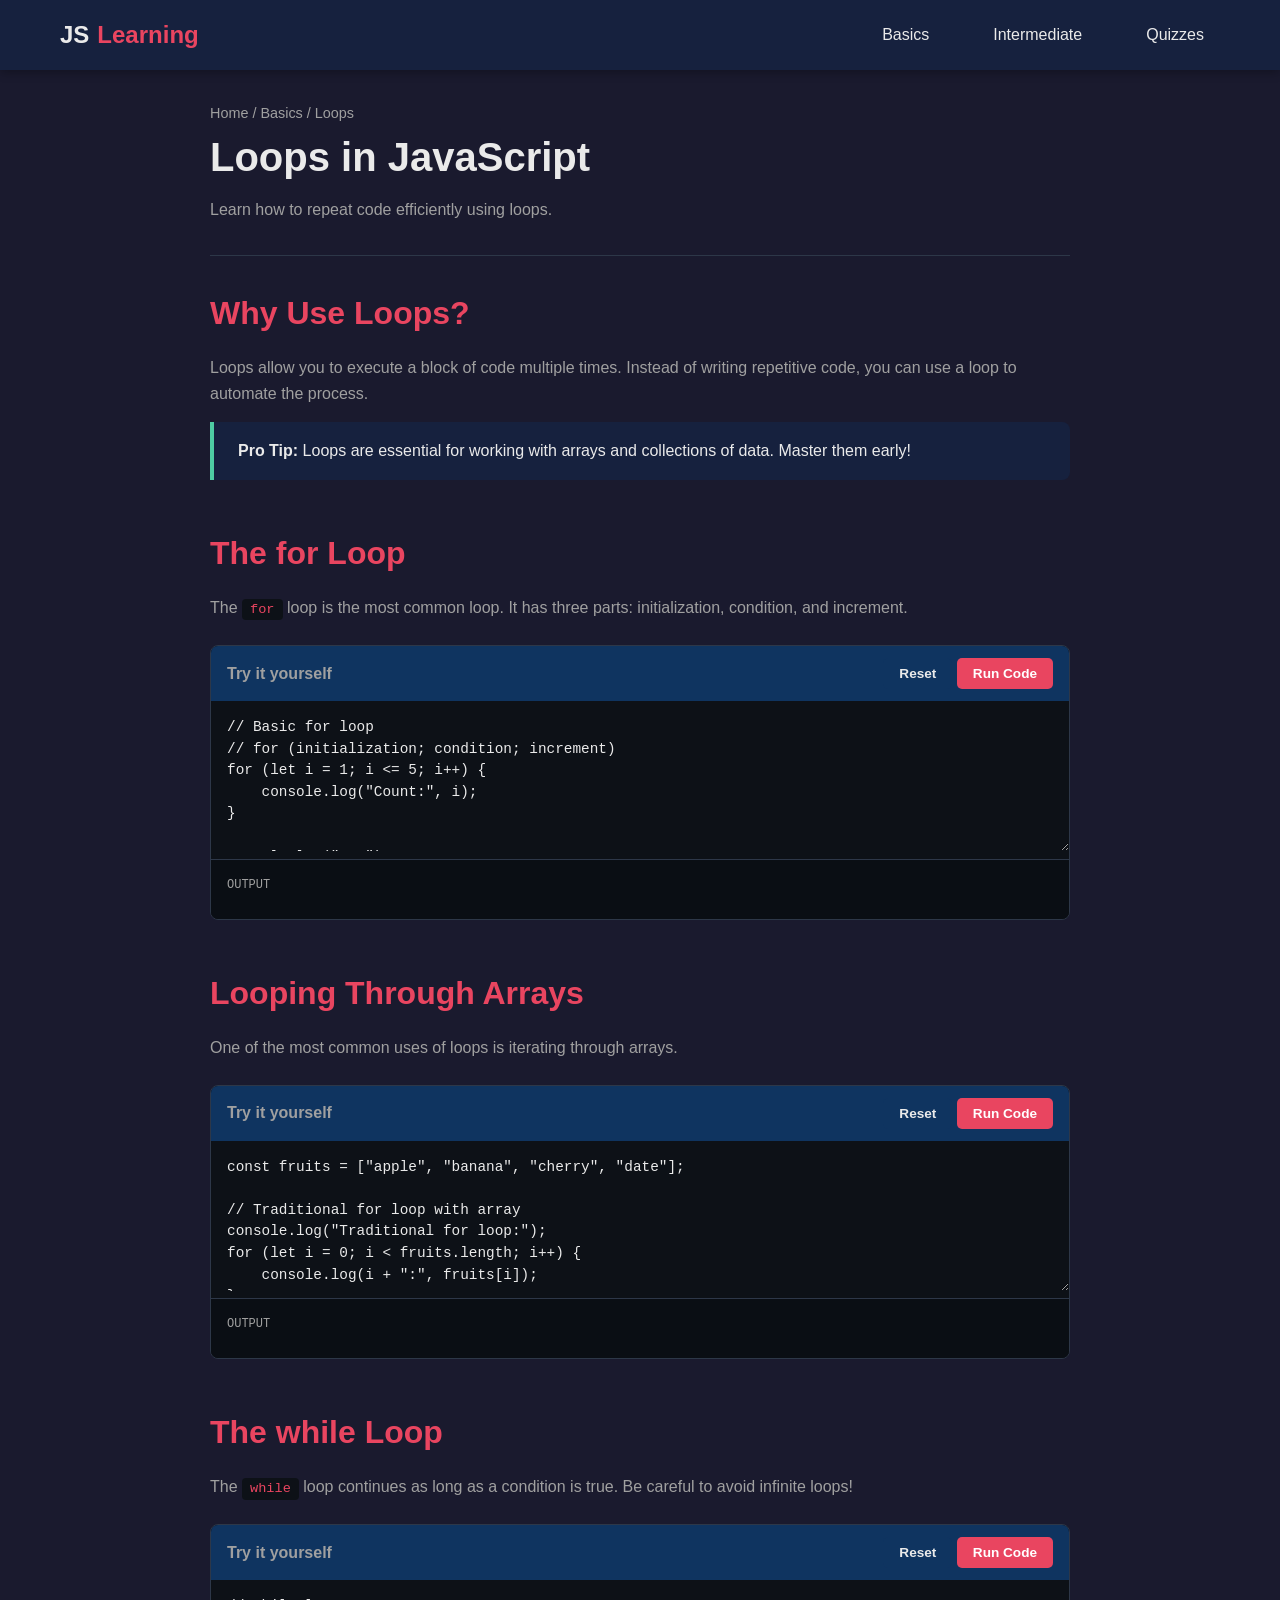
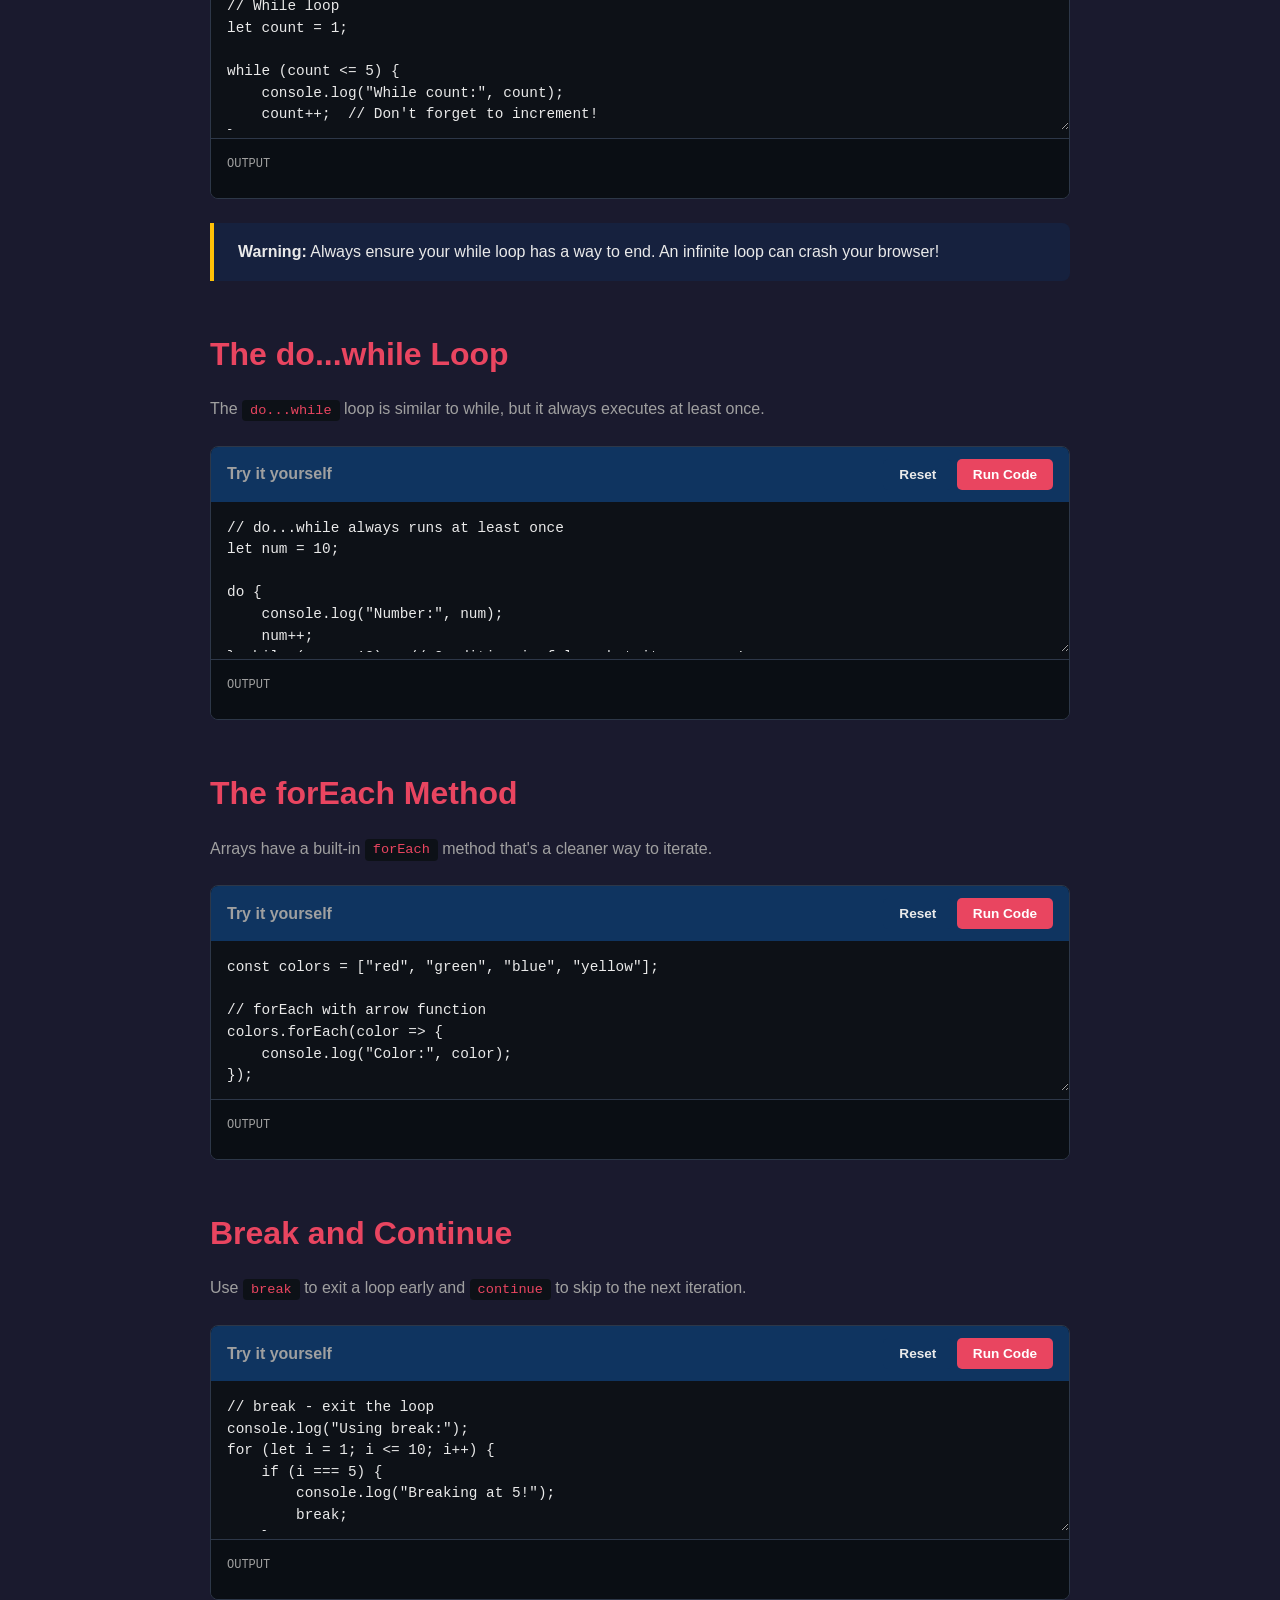
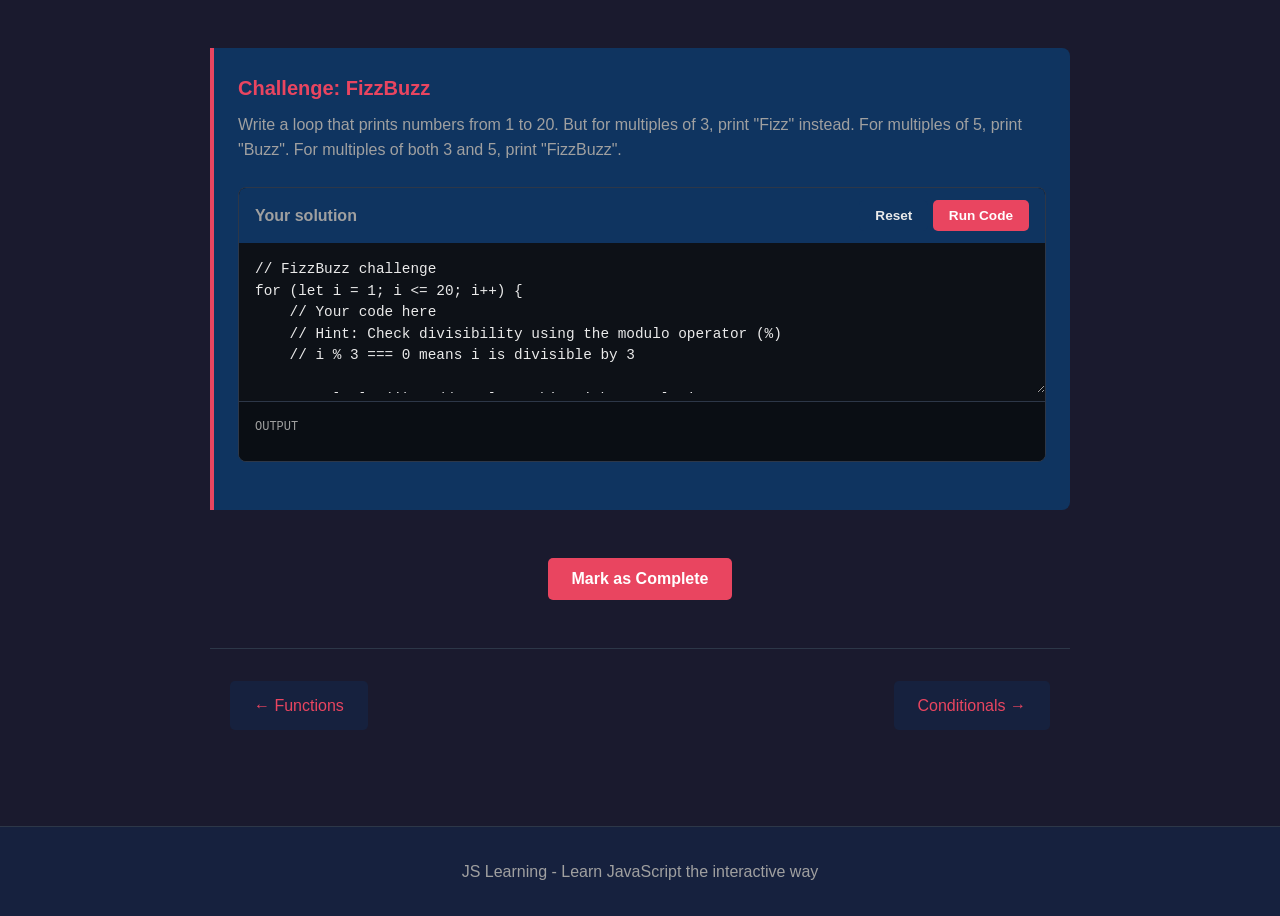
<file: lessons/basics/loops.html>
<!DOCTYPE html>
<html lang="en">
<head>
    <meta charset="UTF-8">
    <meta name="viewport" content="width=device-width, initial-scale=1.0">
    <title>Loops - JS Learning</title>
    <link rel="stylesheet" href="../../css/styles.css">
</head>
<body data-lesson="loops">
    <header>
        <nav>
            <a href="../../index.html" class="logo">JS<span>Learning</span></a>
            <ul class="nav-links">
                <li><a href="../../index.html#basics">Basics</a></li>
                <li><a href="../../index.html#intermediate">Intermediate</a></li>
                <li><a href="../../index.html#quizzes">Quizzes</a></li>
            </ul>
            <button class="mobile-menu">☰</button>
        </nav>
    </header>

    <main class="lesson-container">
        <div class="lesson-header">
            <div class="breadcrumb">
                <a href="../../index.html">Home</a> / <a href="../../index.html#basics">Basics</a> / Loops
            </div>
            <h1>Loops in JavaScript</h1>
            <p>Learn how to repeat code efficiently using loops.</p>
        </div>

        <div class="lesson-content">
            <section>
                <h2>Why Use Loops?</h2>
                <p>Loops allow you to execute a block of code multiple times. Instead of writing repetitive code, you can use a loop to automate the process.</p>

                <div class="info-box">
                    <strong>Pro Tip:</strong> Loops are essential for working with arrays and collections of data. Master them early!
                </div>
            </section>

            <section>
                <h2>The for Loop</h2>
                <p>The <code>for</code> loop is the most common loop. It has three parts: initialization, condition, and increment.</p>

                <div class="code-editor">
                    <div class="editor-header">
                        <span>Try it yourself</span>
                        <div>
                            <button class="btn btn-small btn-secondary reset-btn">Reset</button>
                            <button class="btn btn-small btn-primary run-btn">Run Code</button>
                        </div>
                    </div>
                    <textarea class="editor-textarea">// Basic for loop
// for (initialization; condition; increment)
for (let i = 1; i <= 5; i++) {
    console.log("Count:", i);
}

console.log("---");

// Counting backwards
for (let i = 5; i >= 1; i--) {
    console.log("Countdown:", i);
}</textarea>
                    <div class="editor-output">
                        <div class="output-label">Output</div>
                        <div class="output-content"></div>
                    </div>
                </div>
            </section>

            <section>
                <h2>Looping Through Arrays</h2>
                <p>One of the most common uses of loops is iterating through arrays.</p>

                <div class="code-editor">
                    <div class="editor-header">
                        <span>Try it yourself</span>
                        <div>
                            <button class="btn btn-small btn-secondary reset-btn">Reset</button>
                            <button class="btn btn-small btn-primary run-btn">Run Code</button>
                        </div>
                    </div>
                    <textarea class="editor-textarea">const fruits = ["apple", "banana", "cherry", "date"];

// Traditional for loop with array
console.log("Traditional for loop:");
for (let i = 0; i < fruits.length; i++) {
    console.log(i + ":", fruits[i]);
}

console.log("---");

// for...of loop (simpler for arrays)
console.log("for...of loop:");
for (let fruit of fruits) {
    console.log("Fruit:", fruit);
}</textarea>
                    <div class="editor-output">
                        <div class="output-label">Output</div>
                        <div class="output-content"></div>
                    </div>
                </div>
            </section>

            <section>
                <h2>The while Loop</h2>
                <p>The <code>while</code> loop continues as long as a condition is true. Be careful to avoid infinite loops!</p>

                <div class="code-editor">
                    <div class="editor-header">
                        <span>Try it yourself</span>
                        <div>
                            <button class="btn btn-small btn-secondary reset-btn">Reset</button>
                            <button class="btn btn-small btn-primary run-btn">Run Code</button>
                        </div>
                    </div>
                    <textarea class="editor-textarea">// While loop
let count = 1;

while (count <= 5) {
    console.log("While count:", count);
    count++;  // Don't forget to increment!
}

console.log("---");

// Practical example: find first even number
const numbers = [1, 3, 5, 8, 9, 12];
let index = 0;

while (index < numbers.length) {
    if (numbers[index] % 2 === 0) {
        console.log("First even number:", numbers[index]);
        break;  // Exit the loop early
    }
    index++;
}</textarea>
                    <div class="editor-output">
                        <div class="output-label">Output</div>
                        <div class="output-content"></div>
                    </div>
                </div>

                <div class="info-box warning">
                    <strong>Warning:</strong> Always ensure your while loop has a way to end. An infinite loop can crash your browser!
                </div>
            </section>

            <section>
                <h2>The do...while Loop</h2>
                <p>The <code>do...while</code> loop is similar to while, but it always executes at least once.</p>

                <div class="code-editor">
                    <div class="editor-header">
                        <span>Try it yourself</span>
                        <div>
                            <button class="btn btn-small btn-secondary reset-btn">Reset</button>
                            <button class="btn btn-small btn-primary run-btn">Run Code</button>
                        </div>
                    </div>
                    <textarea class="editor-textarea">// do...while always runs at least once
let num = 10;

do {
    console.log("Number:", num);
    num++;
} while (num < 10);  // Condition is false, but it ran once!

console.log("Final num:", num);

console.log("---");

// Useful for user input validation scenarios
let attempts = 0;
let password = "";

do {
    attempts++;
    password = attempts < 3 ? "wrong" : "correct";
    console.log("Attempt", attempts + ":", password);
} while (password !== "correct" && attempts < 5);</textarea>
                    <div class="editor-output">
                        <div class="output-label">Output</div>
                        <div class="output-content"></div>
                    </div>
                </div>
            </section>

            <section>
                <h2>The forEach Method</h2>
                <p>Arrays have a built-in <code>forEach</code> method that's a cleaner way to iterate.</p>

                <div class="code-editor">
                    <div class="editor-header">
                        <span>Try it yourself</span>
                        <div>
                            <button class="btn btn-small btn-secondary reset-btn">Reset</button>
                            <button class="btn btn-small btn-primary run-btn">Run Code</button>
                        </div>
                    </div>
                    <textarea class="editor-textarea">const colors = ["red", "green", "blue", "yellow"];

// forEach with arrow function
colors.forEach(color => {
    console.log("Color:", color);
});

console.log("---");

// forEach with index
colors.forEach((color, index) => {
    console.log(index + 1 + ".", color);
});

console.log("---");

// Practical example: calculate total
const prices = [29.99, 9.99, 14.99, 4.99];
let total = 0;

prices.forEach(price => {
    total += price;
});

console.log("Total: $" + total.toFixed(2));</textarea>
                    <div class="editor-output">
                        <div class="output-label">Output</div>
                        <div class="output-content"></div>
                    </div>
                </div>
            </section>

            <section>
                <h2>Break and Continue</h2>
                <p>Use <code>break</code> to exit a loop early and <code>continue</code> to skip to the next iteration.</p>

                <div class="code-editor">
                    <div class="editor-header">
                        <span>Try it yourself</span>
                        <div>
                            <button class="btn btn-small btn-secondary reset-btn">Reset</button>
                            <button class="btn btn-small btn-primary run-btn">Run Code</button>
                        </div>
                    </div>
                    <textarea class="editor-textarea">// break - exit the loop
console.log("Using break:");
for (let i = 1; i <= 10; i++) {
    if (i === 5) {
        console.log("Breaking at 5!");
        break;
    }
    console.log(i);
}

console.log("---");

// continue - skip current iteration
console.log("Using continue (skip even numbers):");
for (let i = 1; i <= 10; i++) {
    if (i % 2 === 0) {
        continue;  // Skip even numbers
    }
    console.log(i);
}</textarea>
                    <div class="editor-output">
                        <div class="output-label">Output</div>
                        <div class="output-content"></div>
                    </div>
                </div>
            </section>

            <section>
                <div class="challenge-box">
                    <h4>Challenge: FizzBuzz</h4>
                    <p>Write a loop that prints numbers from 1 to 20. But for multiples of 3, print "Fizz" instead. For multiples of 5, print "Buzz". For multiples of both 3 and 5, print "FizzBuzz".</p>

                    <div class="code-editor">
                        <div class="editor-header">
                            <span>Your solution</span>
                            <div>
                                <button class="btn btn-small btn-secondary reset-btn">Reset</button>
                                <button class="btn btn-small btn-primary run-btn">Run Code</button>
                            </div>
                        </div>
                        <textarea class="editor-textarea">// FizzBuzz challenge
for (let i = 1; i <= 20; i++) {
    // Your code here
    // Hint: Check divisibility using the modulo operator (%)
    // i % 3 === 0 means i is divisible by 3

    console.log(i);  // Replace this with your logic
}</textarea>
                        <div class="editor-output">
                            <div class="output-label">Output</div>
                            <div class="output-content"></div>
                        </div>
                    </div>
                </div>
            </section>
        </div>

        <div class="mark-complete">
            <button class="btn btn-primary">Mark as Complete</button>
        </div>
        <div class="complete-status" style="display: none;">
            ✓ Lesson Completed
        </div>

        <nav class="lesson-nav">
            <a href="functions.html" class="prev">← Functions</a>
            <a href="conditionals.html" class="next">Conditionals →</a>
        </nav>
    </main>

    <footer>
        <div class="container">
            <p>JS Learning - Learn JavaScript the interactive way</p>
        </div>
    </footer>

    <script src="../../js/main.js"></script>
    <script src="../../js/codeEditor.js"></script>
</body>
</html>
</file>
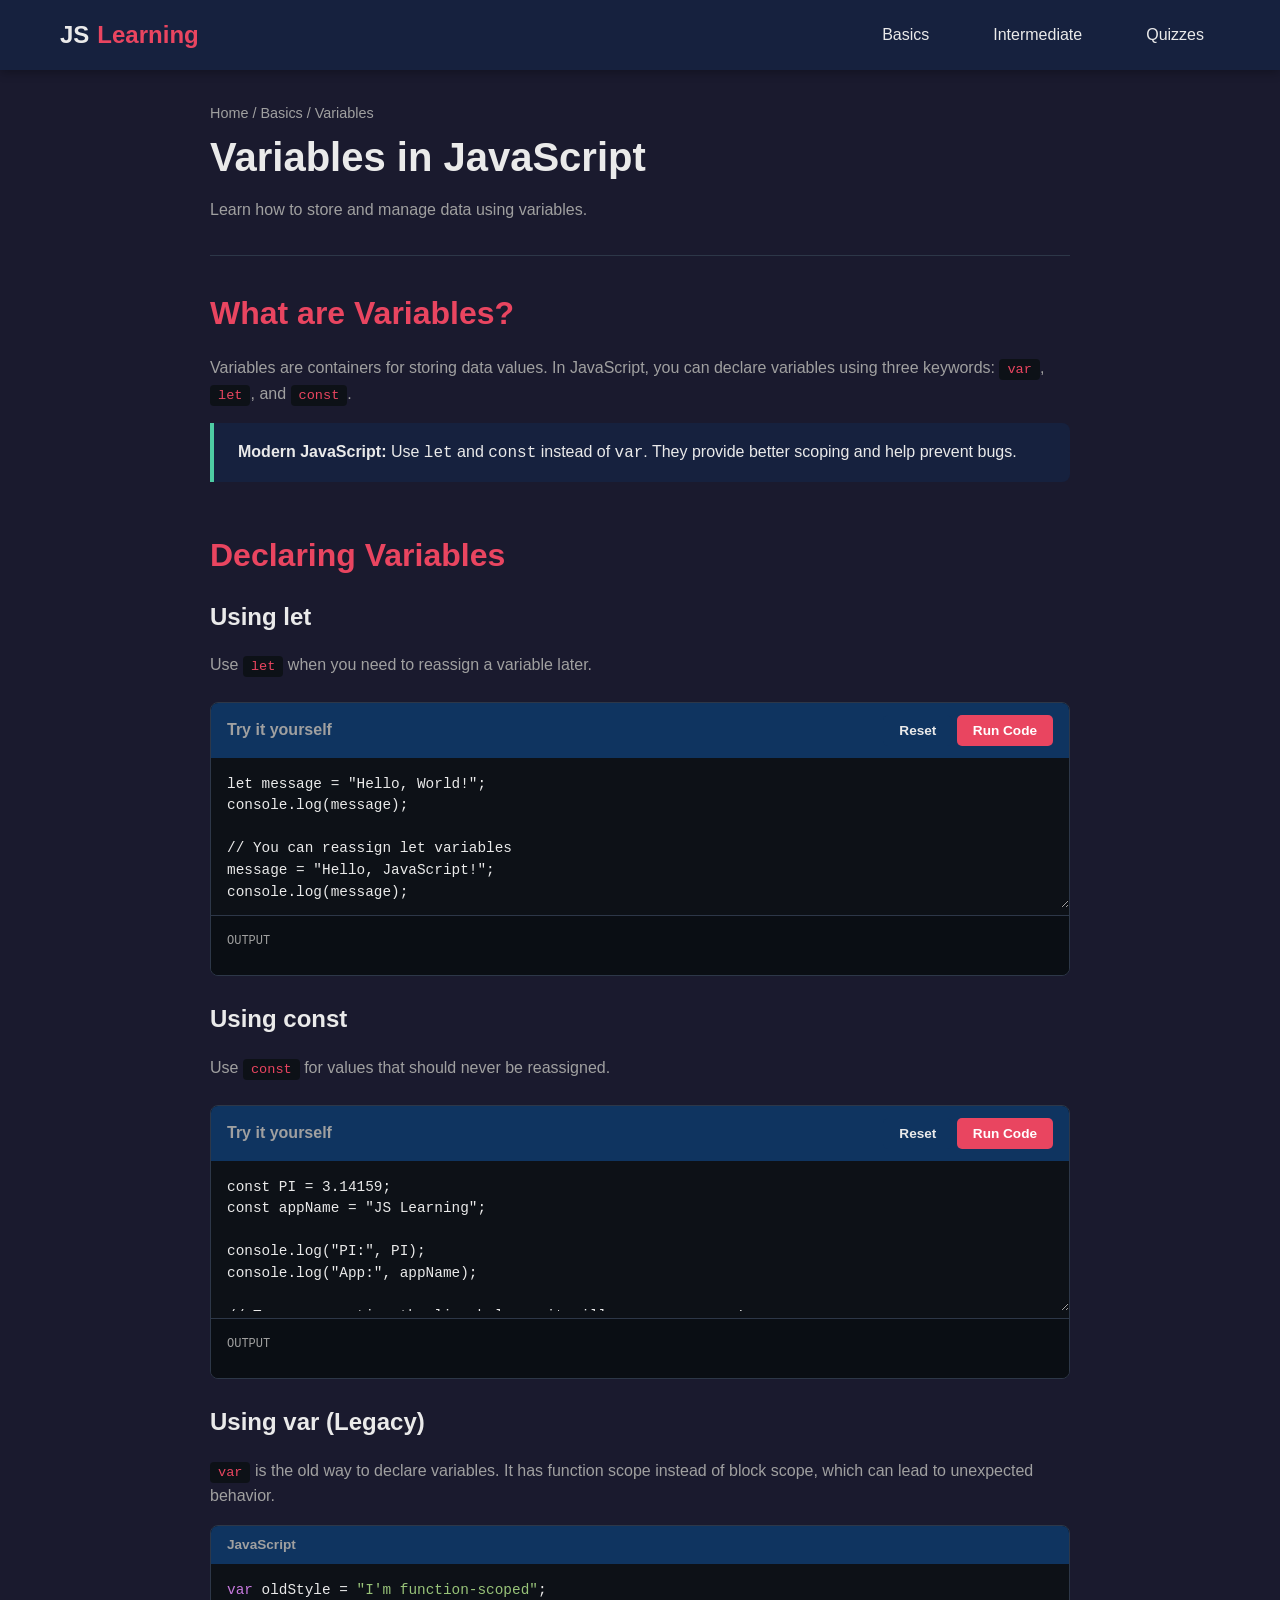
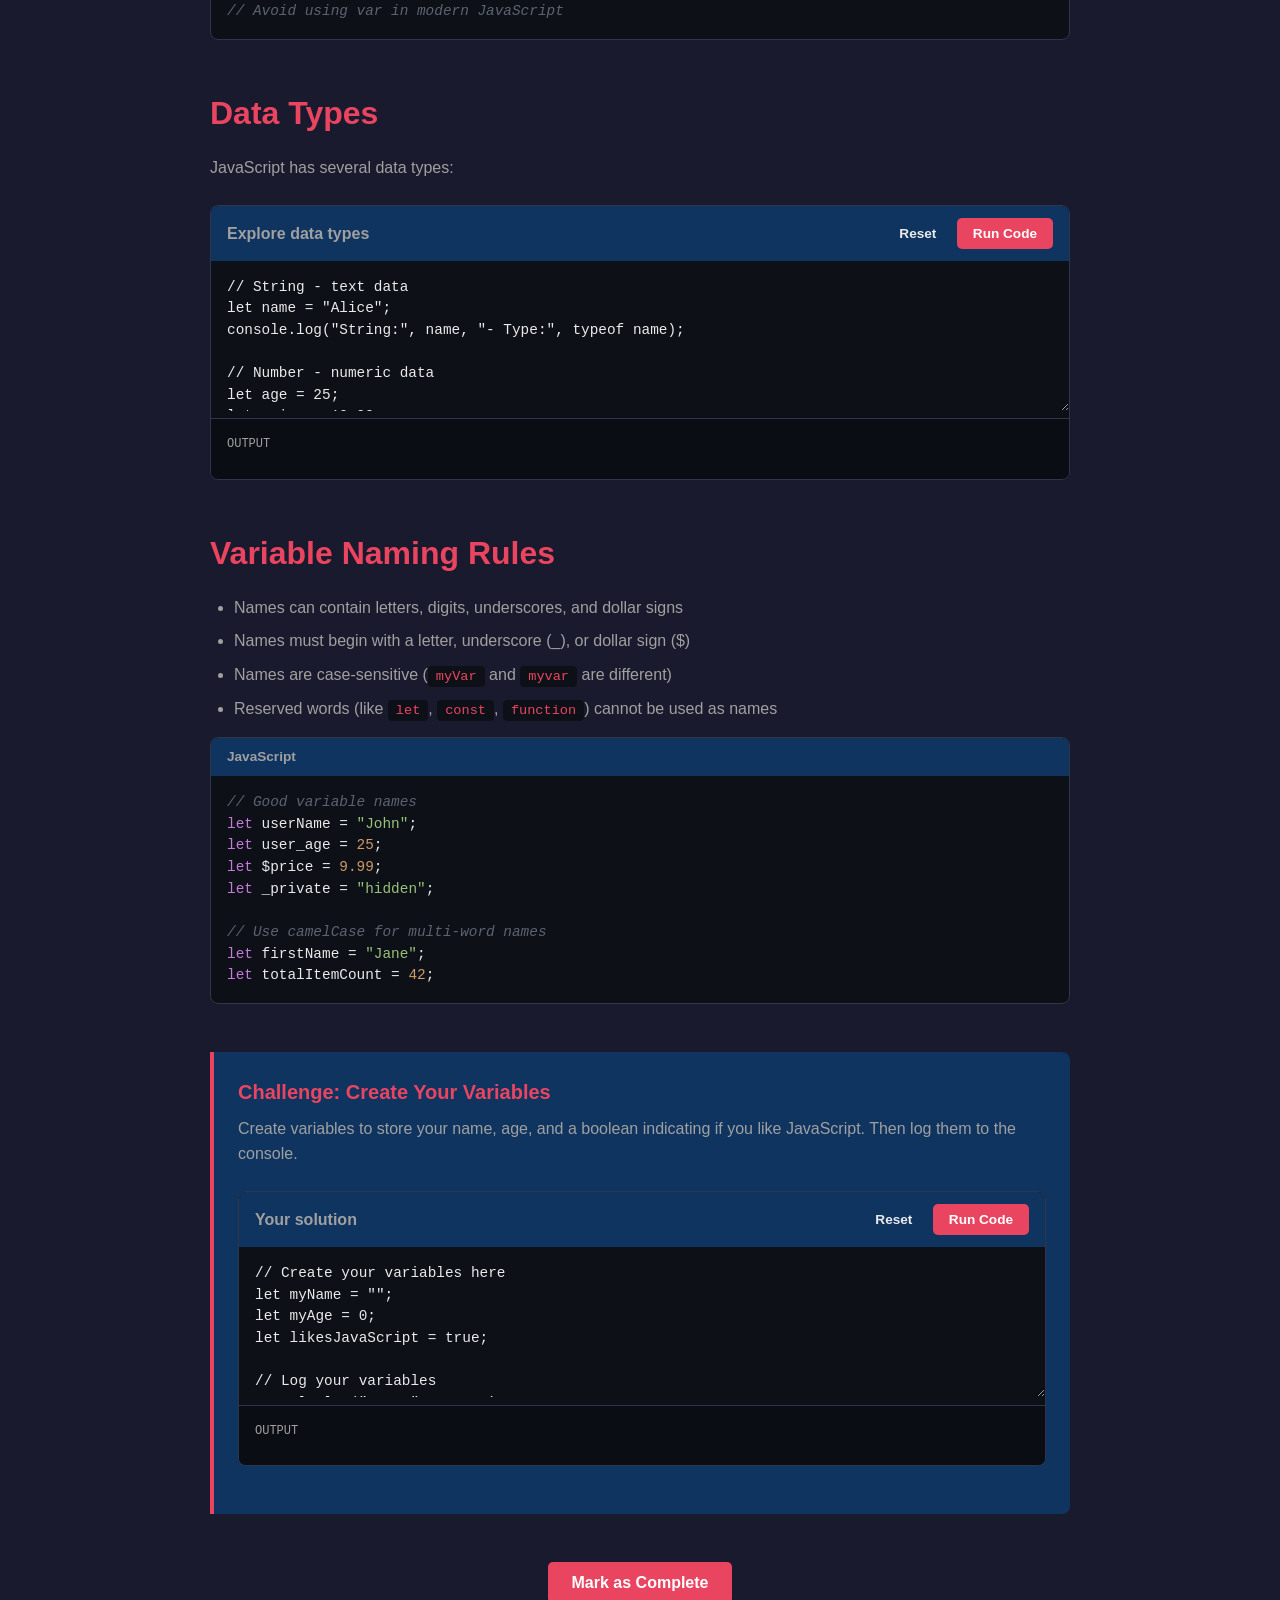
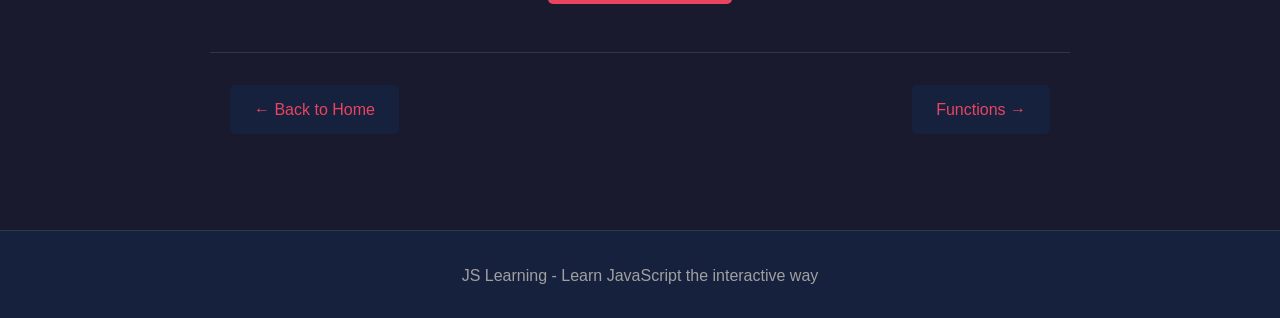
<file: lessons/basics/variables.html>
<!DOCTYPE html>
<html lang="en">
<head>
    <meta charset="UTF-8">
    <meta name="viewport" content="width=device-width, initial-scale=1.0">
    <title>Variables - JS Learning</title>
    <link rel="stylesheet" href="../../css/styles.css">
</head>
<body data-lesson="variables">
    <header>
        <nav>
            <a href="../../index.html" class="logo">JS<span>Learning</span></a>
            <ul class="nav-links">
                <li><a href="../../index.html#basics">Basics</a></li>
                <li><a href="../../index.html#intermediate">Intermediate</a></li>
                <li><a href="../../index.html#quizzes">Quizzes</a></li>
            </ul>
            <button class="mobile-menu">☰</button>
        </nav>
    </header>

    <main class="lesson-container">
        <div class="lesson-header">
            <div class="breadcrumb">
                <a href="../../index.html">Home</a> / <a href="../../index.html#basics">Basics</a> / Variables
            </div>
            <h1>Variables in JavaScript</h1>
            <p>Learn how to store and manage data using variables.</p>
        </div>

        <div class="lesson-content">
            <section>
                <h2>What are Variables?</h2>
                <p>Variables are containers for storing data values. In JavaScript, you can declare variables using three keywords: <code>var</code>, <code>let</code>, and <code>const</code>.</p>

                <div class="info-box">
                    <strong>Modern JavaScript:</strong> Use <code>let</code> and <code>const</code> instead of <code>var</code>. They provide better scoping and help prevent bugs.
                </div>
            </section>

            <section>
                <h2>Declaring Variables</h2>

                <h3>Using let</h3>
                <p>Use <code>let</code> when you need to reassign a variable later.</p>

                <div class="code-editor">
                    <div class="editor-header">
                        <span>Try it yourself</span>
                        <div>
                            <button class="btn btn-small btn-secondary reset-btn">Reset</button>
                            <button class="btn btn-small btn-primary run-btn">Run Code</button>
                        </div>
                    </div>
                    <textarea class="editor-textarea">let message = "Hello, World!";
console.log(message);

// You can reassign let variables
message = "Hello, JavaScript!";
console.log(message);</textarea>
                    <div class="editor-output">
                        <div class="output-label">Output</div>
                        <div class="output-content"></div>
                    </div>
                </div>

                <h3>Using const</h3>
                <p>Use <code>const</code> for values that should never be reassigned.</p>

                <div class="code-editor">
                    <div class="editor-header">
                        <span>Try it yourself</span>
                        <div>
                            <button class="btn btn-small btn-secondary reset-btn">Reset</button>
                            <button class="btn btn-small btn-primary run-btn">Run Code</button>
                        </div>
                    </div>
                    <textarea class="editor-textarea">const PI = 3.14159;
const appName = "JS Learning";

console.log("PI:", PI);
console.log("App:", appName);

// Try uncommenting the line below - it will cause an error!
// PI = 3.14;</textarea>
                    <div class="editor-output">
                        <div class="output-label">Output</div>
                        <div class="output-content"></div>
                    </div>
                </div>

                <h3>Using var (Legacy)</h3>
                <p><code>var</code> is the old way to declare variables. It has function scope instead of block scope, which can lead to unexpected behavior.</p>

                <div class="code-block">
                    <div class="code-header"><span class="language">JavaScript</span></div>
                    <pre><code><span class="keyword">var</span> oldStyle = <span class="string">"I'm function-scoped"</span>;
<span class="comment">// Avoid using var in modern JavaScript</span></code></pre>
                </div>
            </section>

            <section>
                <h2>Data Types</h2>
                <p>JavaScript has several data types:</p>

                <div class="code-editor">
                    <div class="editor-header">
                        <span>Explore data types</span>
                        <div>
                            <button class="btn btn-small btn-secondary reset-btn">Reset</button>
                            <button class="btn btn-small btn-primary run-btn">Run Code</button>
                        </div>
                    </div>
                    <textarea class="editor-textarea">// String - text data
let name = "Alice";
console.log("String:", name, "- Type:", typeof name);

// Number - numeric data
let age = 25;
let price = 19.99;
console.log("Number:", age, "- Type:", typeof age);

// Boolean - true or false
let isActive = true;
console.log("Boolean:", isActive, "- Type:", typeof isActive);

// Undefined - no value assigned
let unknown;
console.log("Undefined:", unknown, "- Type:", typeof unknown);

// Null - intentionally empty
let empty = null;
console.log("Null:", empty, "- Type:", typeof empty);

// Array - list of values
let colors = ["red", "green", "blue"];
console.log("Array:", colors);

// Object - key-value pairs
let person = { name: "Bob", age: 30 };
console.log("Object:", person);</textarea>
                    <div class="editor-output">
                        <div class="output-label">Output</div>
                        <div class="output-content"></div>
                    </div>
                </div>
            </section>

            <section>
                <h2>Variable Naming Rules</h2>
                <ul>
                    <li>Names can contain letters, digits, underscores, and dollar signs</li>
                    <li>Names must begin with a letter, underscore (_), or dollar sign ($)</li>
                    <li>Names are case-sensitive (<code>myVar</code> and <code>myvar</code> are different)</li>
                    <li>Reserved words (like <code>let</code>, <code>const</code>, <code>function</code>) cannot be used as names</li>
                </ul>

                <div class="code-block">
                    <div class="code-header"><span class="language">JavaScript</span></div>
                    <pre><code><span class="comment">// Good variable names</span>
<span class="keyword">let</span> userName = <span class="string">"John"</span>;
<span class="keyword">let</span> user_age = <span class="number">25</span>;
<span class="keyword">let</span> $price = <span class="number">9.99</span>;
<span class="keyword">let</span> _private = <span class="string">"hidden"</span>;

<span class="comment">// Use camelCase for multi-word names</span>
<span class="keyword">let</span> firstName = <span class="string">"Jane"</span>;
<span class="keyword">let</span> totalItemCount = <span class="number">42</span>;</code></pre>
                </div>
            </section>

            <section>
                <div class="challenge-box">
                    <h4>Challenge: Create Your Variables</h4>
                    <p>Create variables to store your name, age, and a boolean indicating if you like JavaScript. Then log them to the console.</p>

                    <div class="code-editor">
                        <div class="editor-header">
                            <span>Your solution</span>
                            <div>
                                <button class="btn btn-small btn-secondary reset-btn">Reset</button>
                                <button class="btn btn-small btn-primary run-btn">Run Code</button>
                            </div>
                        </div>
                        <textarea class="editor-textarea">// Create your variables here
let myName = "";
let myAge = 0;
let likesJavaScript = true;

// Log your variables
console.log("Name:", myName);
console.log("Age:", myAge);
console.log("Likes JS:", likesJavaScript);</textarea>
                        <div class="editor-output">
                            <div class="output-label">Output</div>
                            <div class="output-content"></div>
                        </div>
                    </div>
                </div>
            </section>
        </div>

        <div class="mark-complete">
            <button class="btn btn-primary">Mark as Complete</button>
        </div>
        <div class="complete-status" style="display: none;">
            ✓ Lesson Completed
        </div>

        <nav class="lesson-nav">
            <a href="../../index.html" class="prev">← Back to Home</a>
            <a href="functions.html" class="next">Functions →</a>
        </nav>
    </main>

    <footer>
        <div class="container">
            <p>JS Learning - Learn JavaScript the interactive way</p>
        </div>
    </footer>

    <script src="../../js/main.js"></script>
    <script src="../../js/codeEditor.js"></script>
</body>
</html>
</file>
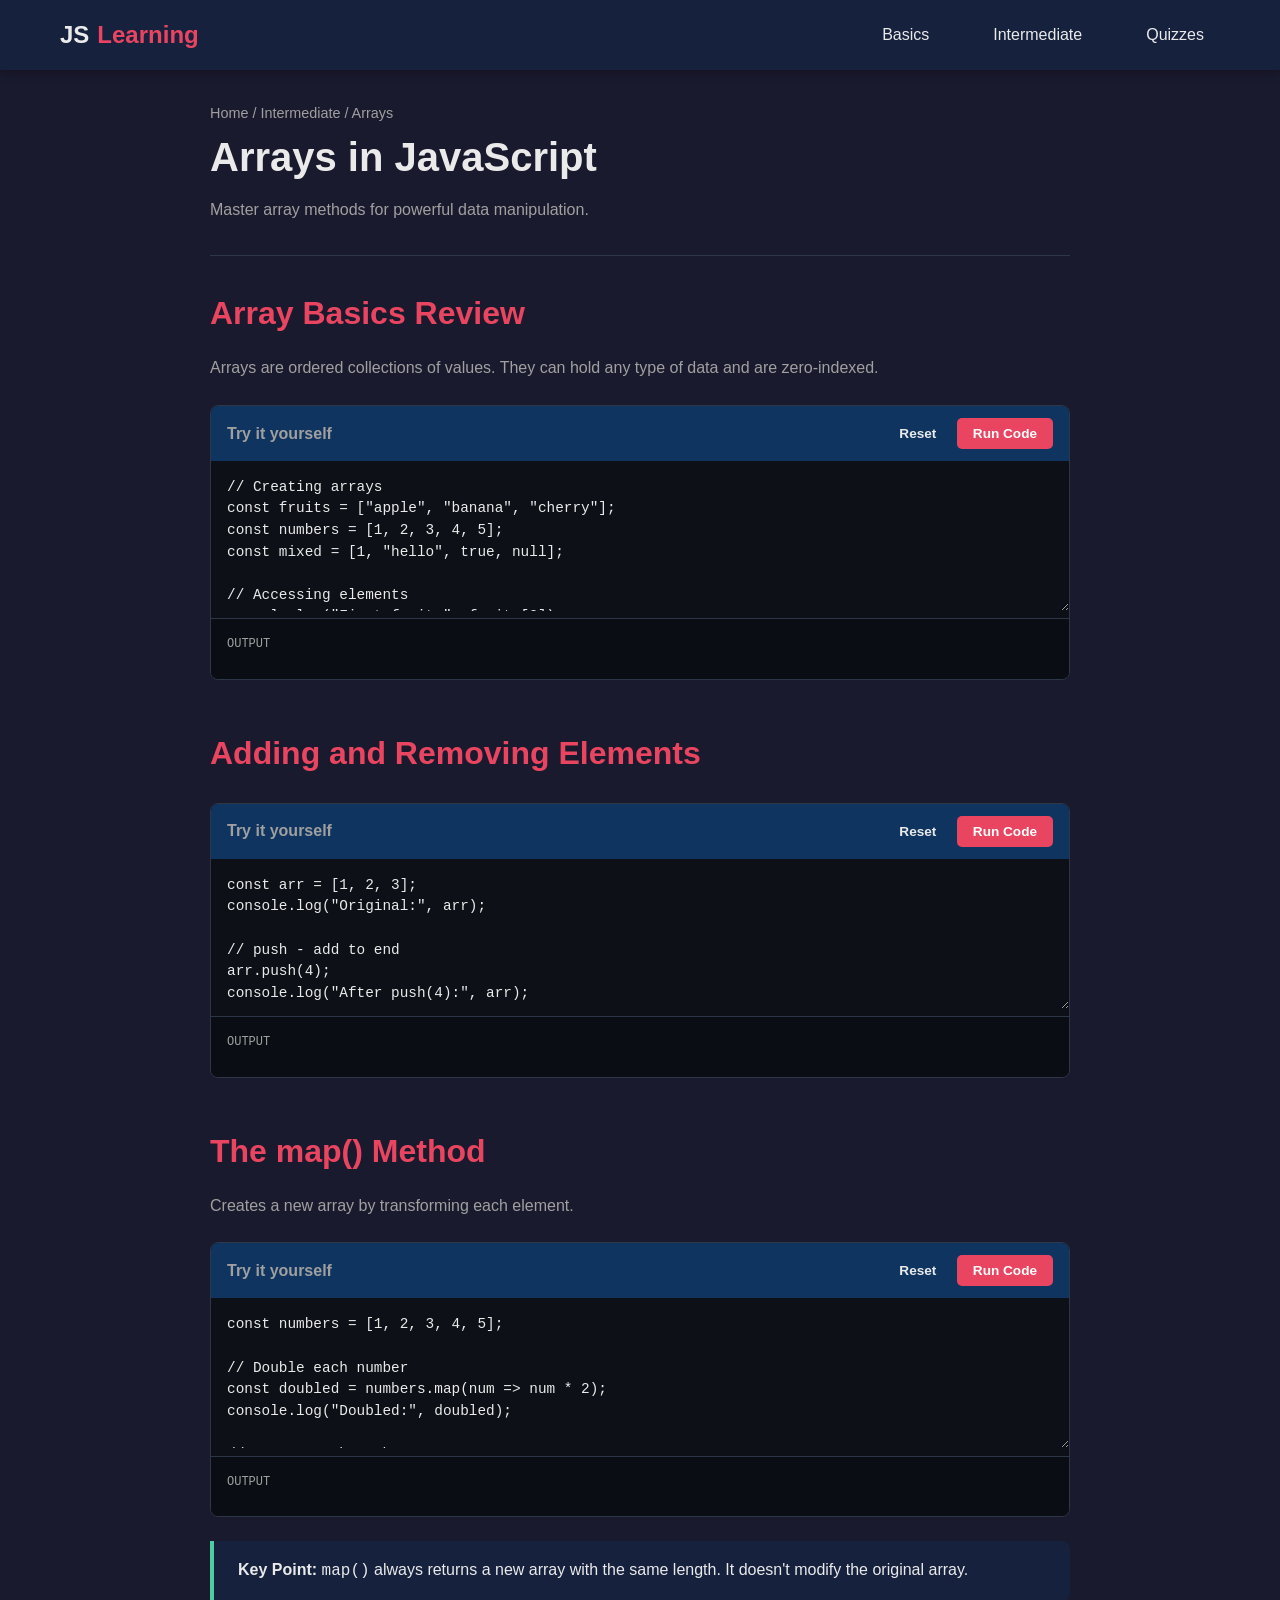
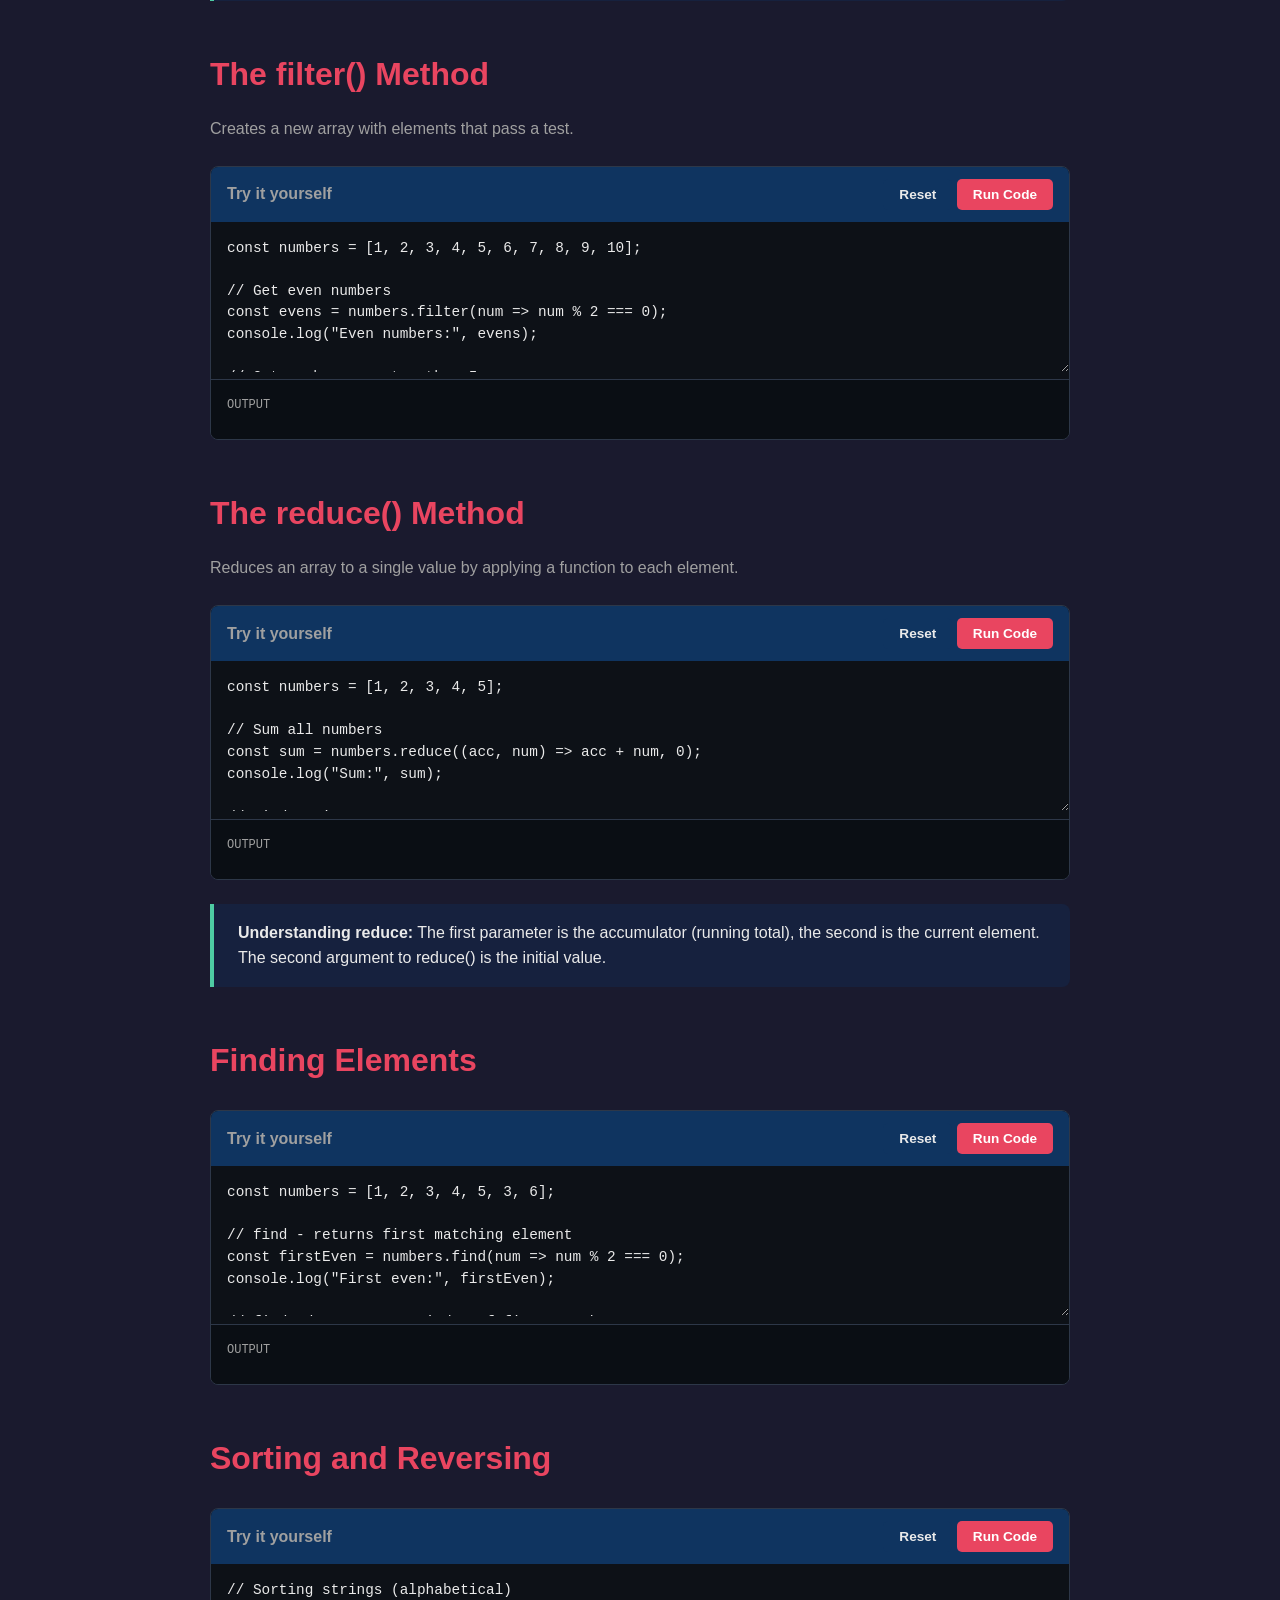
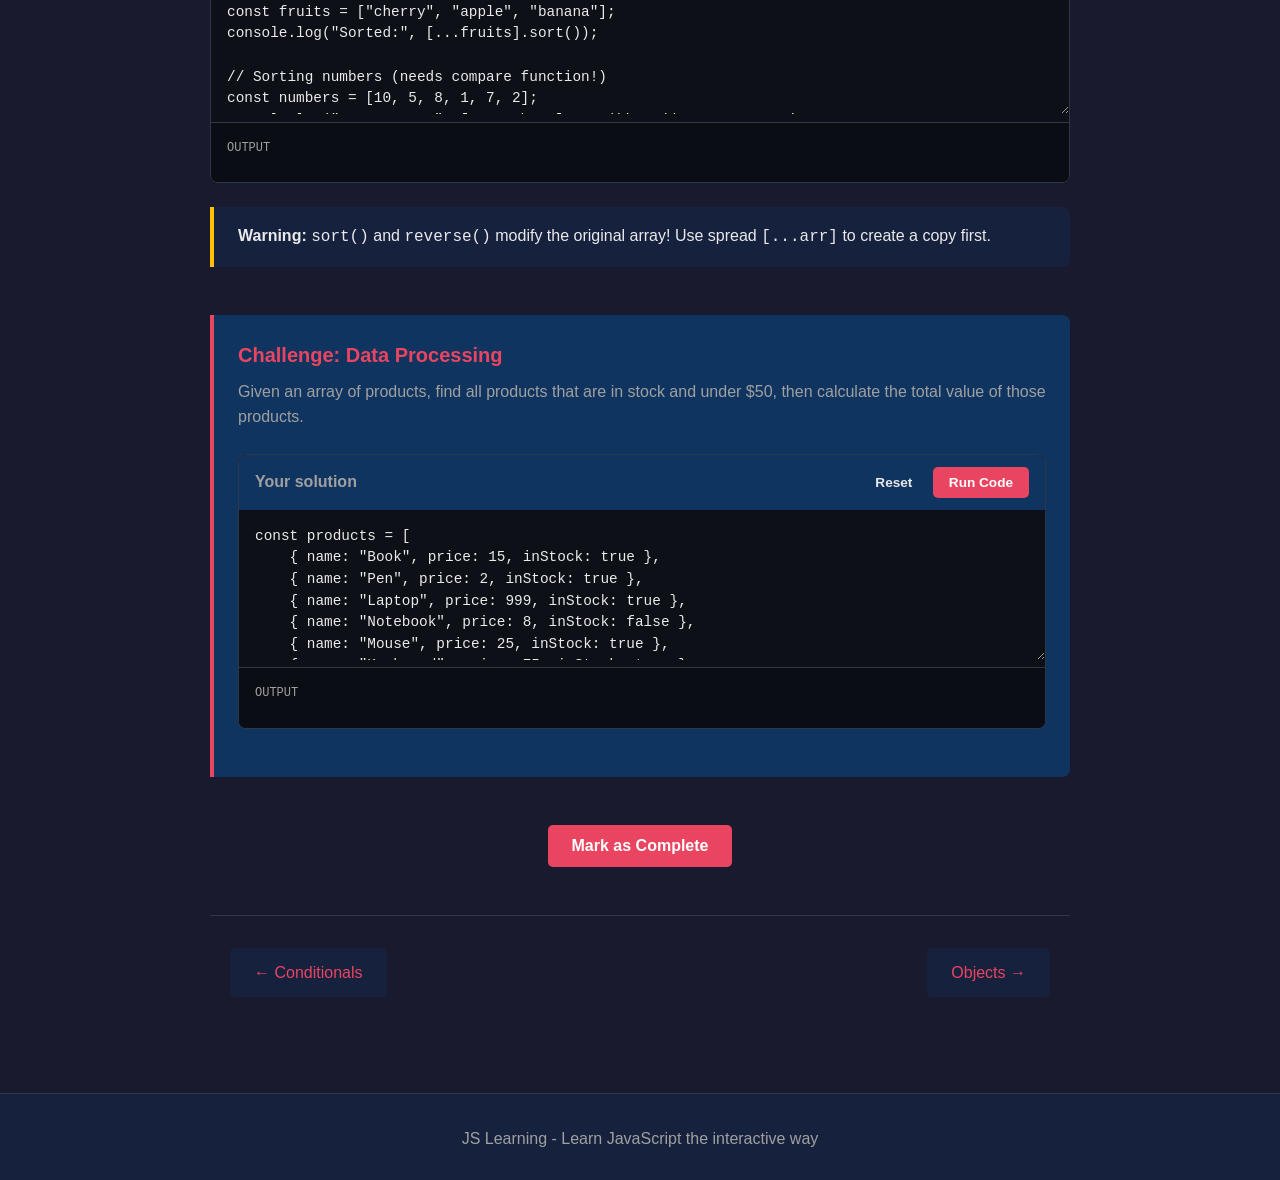
<file: lessons/intermediate/arrays.html>
<!DOCTYPE html>
<html lang="en">
<head>
    <meta charset="UTF-8">
    <meta name="viewport" content="width=device-width, initial-scale=1.0">
    <title>Arrays - JS Learning</title>
    <link rel="stylesheet" href="../../css/styles.css">
</head>
<body data-lesson="arrays">
    <header>
        <nav>
            <a href="../../index.html" class="logo">JS<span>Learning</span></a>
            <ul class="nav-links">
                <li><a href="../../index.html#basics">Basics</a></li>
                <li><a href="../../index.html#intermediate">Intermediate</a></li>
                <li><a href="../../index.html#quizzes">Quizzes</a></li>
            </ul>
            <button class="mobile-menu">☰</button>
        </nav>
    </header>

    <main class="lesson-container">
        <div class="lesson-header">
            <div class="breadcrumb">
                <a href="../../index.html">Home</a> / <a href="../../index.html#intermediate">Intermediate</a> / Arrays
            </div>
            <h1>Arrays in JavaScript</h1>
            <p>Master array methods for powerful data manipulation.</p>
        </div>

        <div class="lesson-content">
            <section>
                <h2>Array Basics Review</h2>
                <p>Arrays are ordered collections of values. They can hold any type of data and are zero-indexed.</p>

                <div class="code-editor">
                    <div class="editor-header">
                        <span>Try it yourself</span>
                        <div>
                            <button class="btn btn-small btn-secondary reset-btn">Reset</button>
                            <button class="btn btn-small btn-primary run-btn">Run Code</button>
                        </div>
                    </div>
                    <textarea class="editor-textarea">// Creating arrays
const fruits = ["apple", "banana", "cherry"];
const numbers = [1, 2, 3, 4, 5];
const mixed = [1, "hello", true, null];

// Accessing elements
console.log("First fruit:", fruits[0]);
console.log("Last fruit:", fruits[fruits.length - 1]);

// Array length
console.log("Number of fruits:", fruits.length);

// Modifying elements
fruits[1] = "blueberry";
console.log("Modified array:", fruits);</textarea>
                    <div class="editor-output">
                        <div class="output-label">Output</div>
                        <div class="output-content"></div>
                    </div>
                </div>
            </section>

            <section>
                <h2>Adding and Removing Elements</h2>

                <div class="code-editor">
                    <div class="editor-header">
                        <span>Try it yourself</span>
                        <div>
                            <button class="btn btn-small btn-secondary reset-btn">Reset</button>
                            <button class="btn btn-small btn-primary run-btn">Run Code</button>
                        </div>
                    </div>
                    <textarea class="editor-textarea">const arr = [1, 2, 3];
console.log("Original:", arr);

// push - add to end
arr.push(4);
console.log("After push(4):", arr);

// pop - remove from end
const popped = arr.pop();
console.log("Popped:", popped);
console.log("After pop:", arr);

// unshift - add to beginning
arr.unshift(0);
console.log("After unshift(0):", arr);

// shift - remove from beginning
const shifted = arr.shift();
console.log("Shifted:", shifted);
console.log("After shift:", arr);

// splice - add/remove at any position
arr.splice(1, 0, 1.5);  // At index 1, remove 0, insert 1.5
console.log("After splice:", arr);</textarea>
                    <div class="editor-output">
                        <div class="output-label">Output</div>
                        <div class="output-content"></div>
                    </div>
                </div>
            </section>

            <section>
                <h2>The map() Method</h2>
                <p>Creates a new array by transforming each element.</p>

                <div class="code-editor">
                    <div class="editor-header">
                        <span>Try it yourself</span>
                        <div>
                            <button class="btn btn-small btn-secondary reset-btn">Reset</button>
                            <button class="btn btn-small btn-primary run-btn">Run Code</button>
                        </div>
                    </div>
                    <textarea class="editor-textarea">const numbers = [1, 2, 3, 4, 5];

// Double each number
const doubled = numbers.map(num => num * 2);
console.log("Doubled:", doubled);

// Square each number
const squared = numbers.map(num => num * num);
console.log("Squared:", squared);

// Transform strings
const names = ["alice", "bob", "charlie"];
const capitalized = names.map(name =>
    name.charAt(0).toUpperCase() + name.slice(1)
);
console.log("Capitalized:", capitalized);

// Map with objects
const users = [
    { name: "Alice", age: 25 },
    { name: "Bob", age: 30 }
];
const userNames = users.map(user => user.name);
console.log("User names:", userNames);</textarea>
                    <div class="editor-output">
                        <div class="output-label">Output</div>
                        <div class="output-content"></div>
                    </div>
                </div>

                <div class="info-box">
                    <strong>Key Point:</strong> <code>map()</code> always returns a new array with the same length. It doesn't modify the original array.
                </div>
            </section>

            <section>
                <h2>The filter() Method</h2>
                <p>Creates a new array with elements that pass a test.</p>

                <div class="code-editor">
                    <div class="editor-header">
                        <span>Try it yourself</span>
                        <div>
                            <button class="btn btn-small btn-secondary reset-btn">Reset</button>
                            <button class="btn btn-small btn-primary run-btn">Run Code</button>
                        </div>
                    </div>
                    <textarea class="editor-textarea">const numbers = [1, 2, 3, 4, 5, 6, 7, 8, 9, 10];

// Get even numbers
const evens = numbers.filter(num => num % 2 === 0);
console.log("Even numbers:", evens);

// Get numbers greater than 5
const greaterThan5 = numbers.filter(num => num > 5);
console.log("Greater than 5:", greaterThan5);

// Filter objects
const products = [
    { name: "Laptop", price: 999, inStock: true },
    { name: "Phone", price: 699, inStock: false },
    { name: "Tablet", price: 399, inStock: true },
    { name: "Watch", price: 299, inStock: true }
];

const available = products.filter(p => p.inStock);
console.log("In stock:", available.map(p => p.name));

const affordable = products.filter(p => p.price < 500);
console.log("Under $500:", affordable.map(p => p.name));</textarea>
                    <div class="editor-output">
                        <div class="output-label">Output</div>
                        <div class="output-content"></div>
                    </div>
                </div>
            </section>

            <section>
                <h2>The reduce() Method</h2>
                <p>Reduces an array to a single value by applying a function to each element.</p>

                <div class="code-editor">
                    <div class="editor-header">
                        <span>Try it yourself</span>
                        <div>
                            <button class="btn btn-small btn-secondary reset-btn">Reset</button>
                            <button class="btn btn-small btn-primary run-btn">Run Code</button>
                        </div>
                    </div>
                    <textarea class="editor-textarea">const numbers = [1, 2, 3, 4, 5];

// Sum all numbers
const sum = numbers.reduce((acc, num) => acc + num, 0);
console.log("Sum:", sum);

// Find maximum
const max = numbers.reduce((acc, num) => num > acc ? num : acc, numbers[0]);
console.log("Max:", max);

// Count occurrences
const fruits = ["apple", "banana", "apple", "cherry", "banana", "apple"];
const counts = fruits.reduce((acc, fruit) => {
    acc[fruit] = (acc[fruit] || 0) + 1;
    return acc;
}, {});
console.log("Counts:", counts);

// Flatten nested arrays
const nested = [[1, 2], [3, 4], [5, 6]];
const flat = nested.reduce((acc, arr) => acc.concat(arr), []);
console.log("Flattened:", flat);</textarea>
                    <div class="editor-output">
                        <div class="output-label">Output</div>
                        <div class="output-content"></div>
                    </div>
                </div>

                <div class="info-box">
                    <strong>Understanding reduce:</strong> The first parameter is the accumulator (running total), the second is the current element. The second argument to reduce() is the initial value.
                </div>
            </section>

            <section>
                <h2>Finding Elements</h2>

                <div class="code-editor">
                    <div class="editor-header">
                        <span>Try it yourself</span>
                        <div>
                            <button class="btn btn-small btn-secondary reset-btn">Reset</button>
                            <button class="btn btn-small btn-primary run-btn">Run Code</button>
                        </div>
                    </div>
                    <textarea class="editor-textarea">const numbers = [1, 2, 3, 4, 5, 3, 6];

// find - returns first matching element
const firstEven = numbers.find(num => num % 2 === 0);
console.log("First even:", firstEven);

// findIndex - returns index of first match
const firstEvenIndex = numbers.findIndex(num => num % 2 === 0);
console.log("First even index:", firstEvenIndex);

// indexOf - find index of specific value
console.log("Index of 3:", numbers.indexOf(3));
console.log("Last index of 3:", numbers.lastIndexOf(3));

// includes - check if value exists
console.log("Includes 5:", numbers.includes(5));
console.log("Includes 10:", numbers.includes(10));

// some - check if ANY element passes test
const hasEven = numbers.some(num => num % 2 === 0);
console.log("Has even number:", hasEven);

// every - check if ALL elements pass test
const allPositive = numbers.every(num => num > 0);
console.log("All positive:", allPositive);</textarea>
                    <div class="editor-output">
                        <div class="output-label">Output</div>
                        <div class="output-content"></div>
                    </div>
                </div>
            </section>

            <section>
                <h2>Sorting and Reversing</h2>

                <div class="code-editor">
                    <div class="editor-header">
                        <span>Try it yourself</span>
                        <div>
                            <button class="btn btn-small btn-secondary reset-btn">Reset</button>
                            <button class="btn btn-small btn-primary run-btn">Run Code</button>
                        </div>
                    </div>
                    <textarea class="editor-textarea">// Sorting strings (alphabetical)
const fruits = ["cherry", "apple", "banana"];
console.log("Sorted:", [...fruits].sort());

// Sorting numbers (needs compare function!)
const numbers = [10, 5, 8, 1, 7, 2];
console.log("Wrong sort:", [...numbers].sort());  // Sorts as strings!
console.log("Correct sort:", [...numbers].sort((a, b) => a - b));
console.log("Descending:", [...numbers].sort((a, b) => b - a));

// Sorting objects
const users = [
    { name: "Charlie", age: 25 },
    { name: "Alice", age: 30 },
    { name: "Bob", age: 20 }
];

const byAge = [...users].sort((a, b) => a.age - b.age);
console.log("By age:", byAge.map(u => u.name + ":" + u.age));

const byName = [...users].sort((a, b) => a.name.localeCompare(b.name));
console.log("By name:", byName.map(u => u.name));

// Reverse
console.log("Reversed:", [...numbers].reverse());</textarea>
                    <div class="editor-output">
                        <div class="output-label">Output</div>
                        <div class="output-content"></div>
                    </div>
                </div>

                <div class="info-box warning">
                    <strong>Warning:</strong> <code>sort()</code> and <code>reverse()</code> modify the original array! Use spread <code>[...arr]</code> to create a copy first.
                </div>
            </section>

            <section>
                <div class="challenge-box">
                    <h4>Challenge: Data Processing</h4>
                    <p>Given an array of products, find all products that are in stock and under $50, then calculate the total value of those products.</p>

                    <div class="code-editor">
                        <div class="editor-header">
                            <span>Your solution</span>
                            <div>
                                <button class="btn btn-small btn-secondary reset-btn">Reset</button>
                                <button class="btn btn-small btn-primary run-btn">Run Code</button>
                            </div>
                        </div>
                        <textarea class="editor-textarea">const products = [
    { name: "Book", price: 15, inStock: true },
    { name: "Pen", price: 2, inStock: true },
    { name: "Laptop", price: 999, inStock: true },
    { name: "Notebook", price: 8, inStock: false },
    { name: "Mouse", price: 25, inStock: true },
    { name: "Keyboard", price: 75, inStock: true }
];

// 1. Filter products: in stock AND price < 50
const affordable = products;  // Replace with your filter

// 2. Get just the names
const names = [];  // Use map

// 3. Calculate total price
const total = 0;  // Use reduce

console.log("Affordable products:", names);
console.log("Total value: $" + total);</textarea>
                        <div class="editor-output">
                            <div class="output-label">Output</div>
                            <div class="output-content"></div>
                        </div>
                    </div>
                </div>
            </section>
        </div>

        <div class="mark-complete">
            <button class="btn btn-primary">Mark as Complete</button>
        </div>
        <div class="complete-status" style="display: none;">
            ✓ Lesson Completed
        </div>

        <nav class="lesson-nav">
            <a href="../basics/conditionals.html" class="prev">← Conditionals</a>
            <a href="objects.html" class="next">Objects →</a>
        </nav>
    </main>

    <footer>
        <div class="container">
            <p>JS Learning - Learn JavaScript the interactive way</p>
        </div>
    </footer>

    <script src="../../js/main.js"></script>
    <script src="../../js/codeEditor.js"></script>
</body>
</html>
</file>
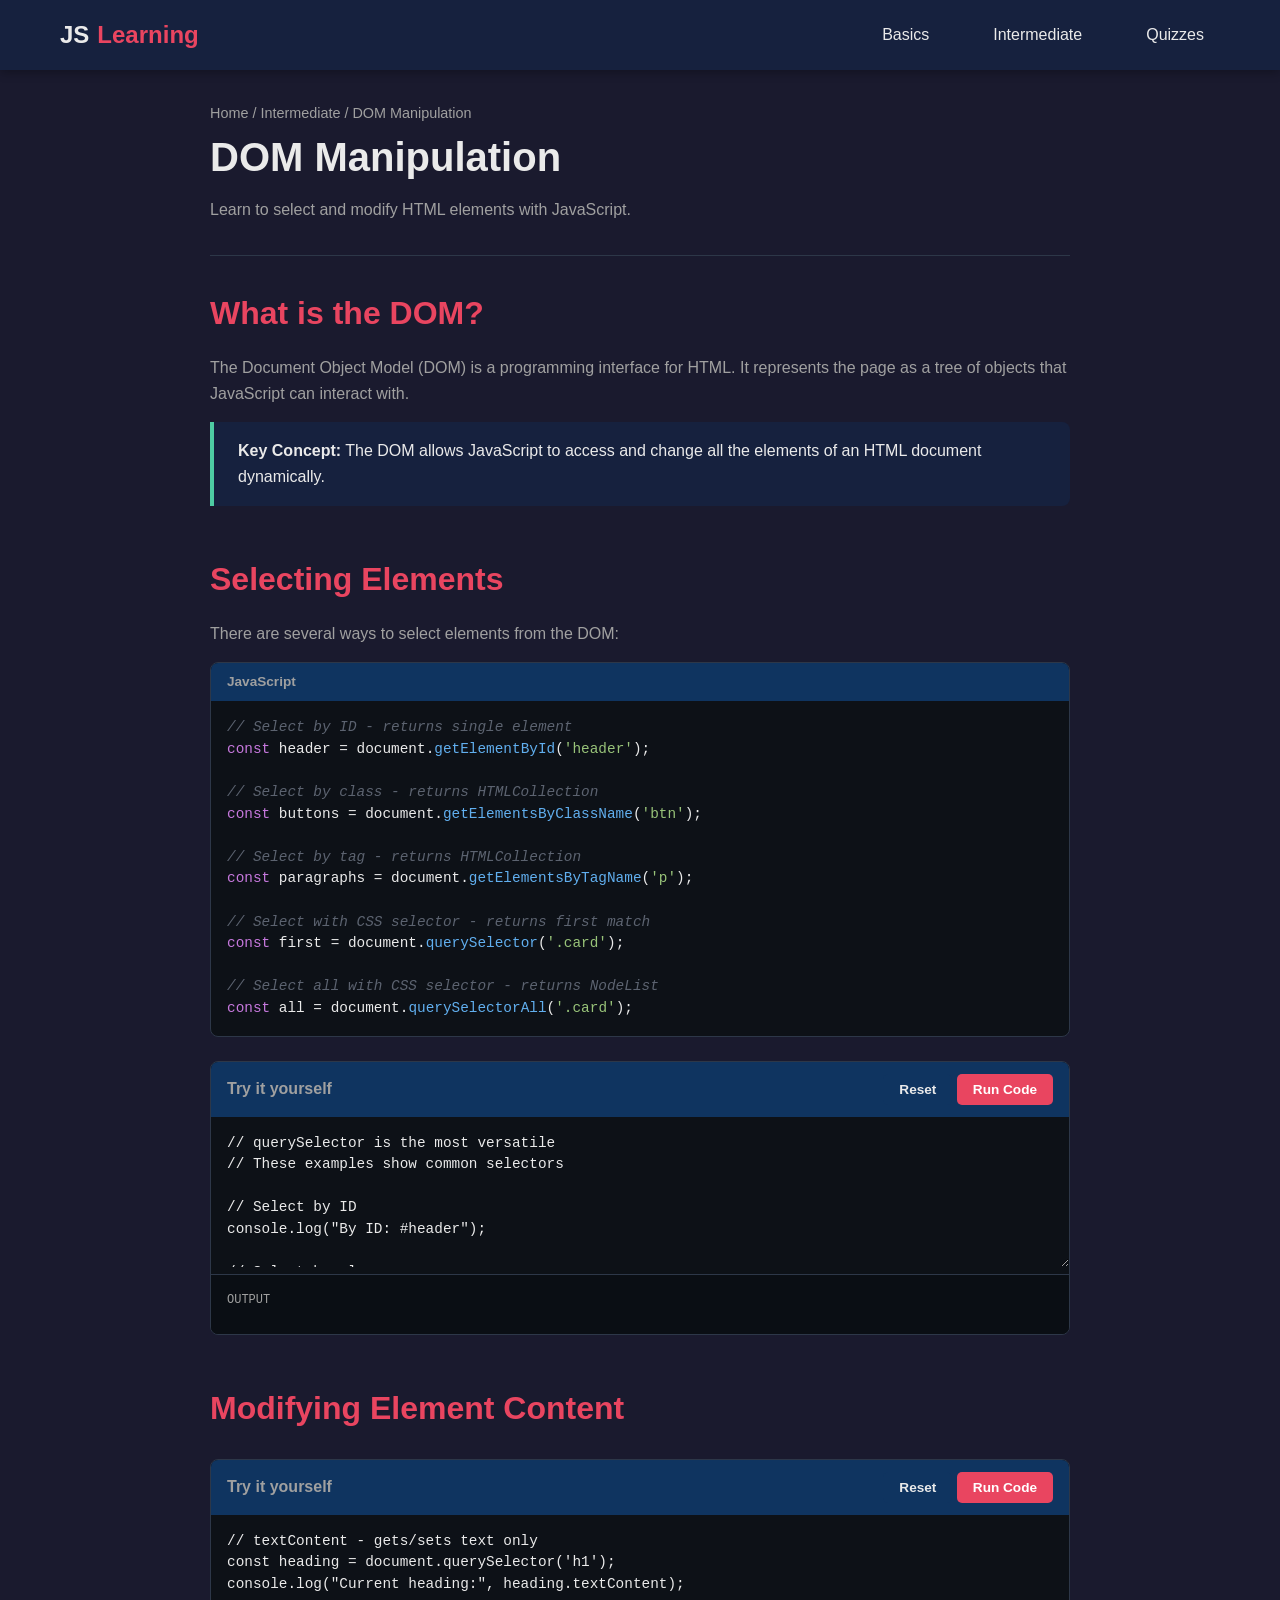
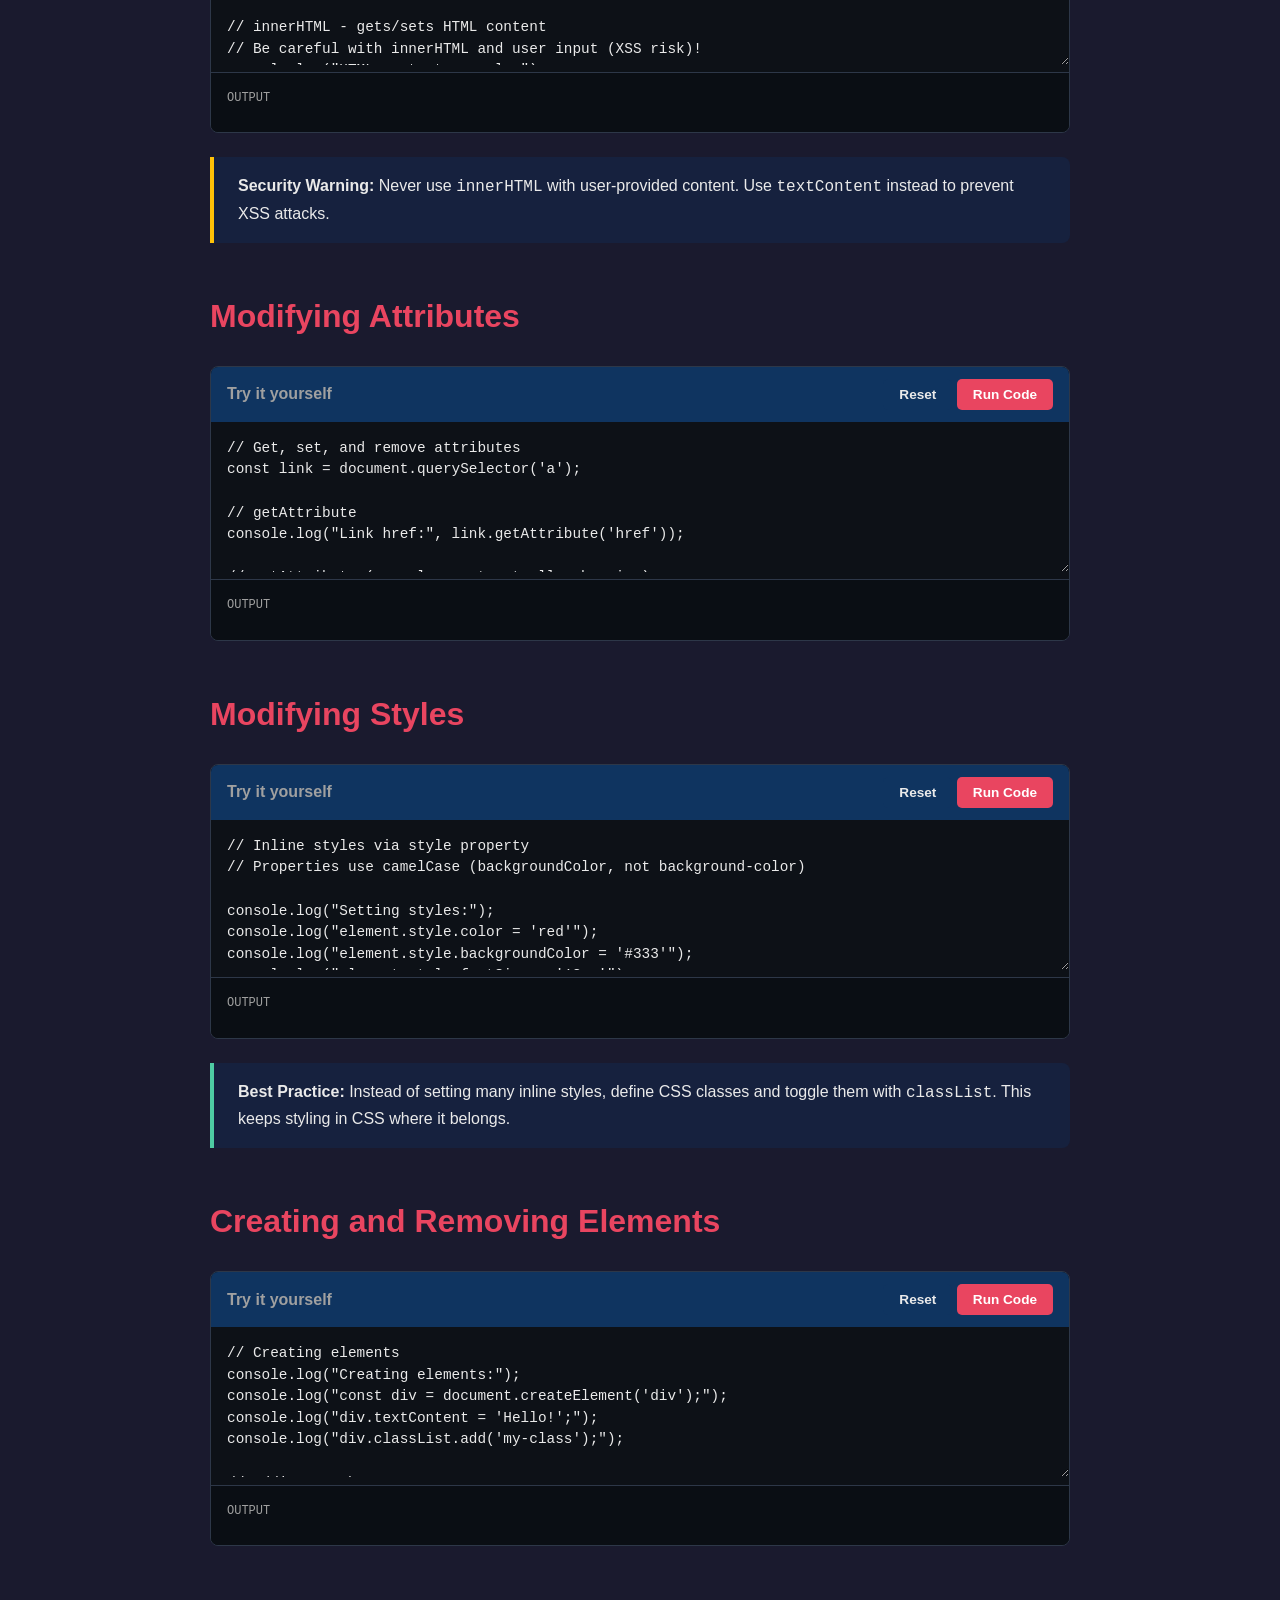
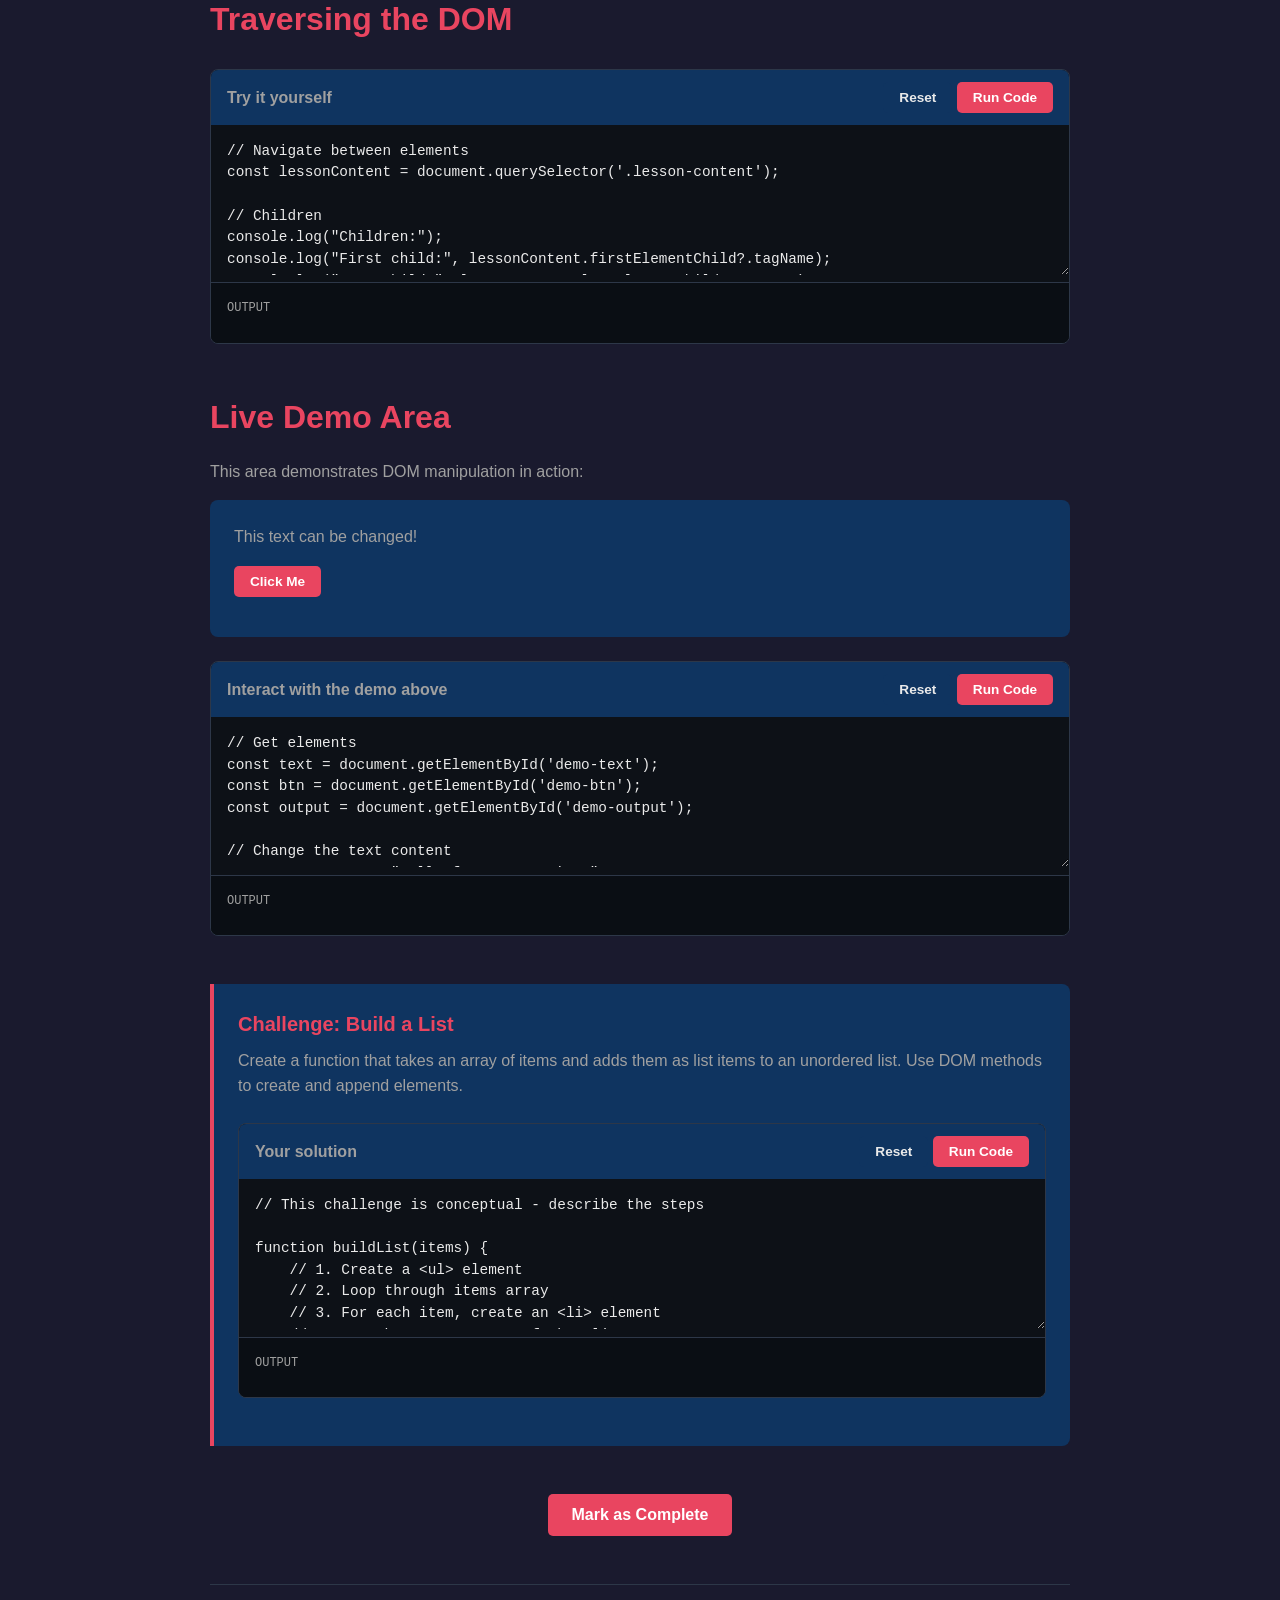
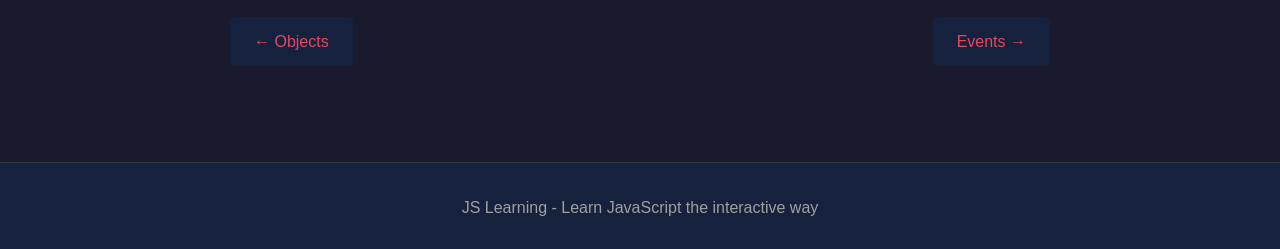
<file: lessons/intermediate/dom.html>
<!DOCTYPE html>
<html lang="en">
<head>
    <meta charset="UTF-8">
    <meta name="viewport" content="width=device-width, initial-scale=1.0">
    <title>DOM Manipulation - JS Learning</title>
    <link rel="stylesheet" href="../../css/styles.css">
</head>
<body data-lesson="dom">
    <header>
        <nav>
            <a href="../../index.html" class="logo">JS<span>Learning</span></a>
            <ul class="nav-links">
                <li><a href="../../index.html#basics">Basics</a></li>
                <li><a href="../../index.html#intermediate">Intermediate</a></li>
                <li><a href="../../index.html#quizzes">Quizzes</a></li>
            </ul>
            <button class="mobile-menu">☰</button>
        </nav>
    </header>

    <main class="lesson-container">
        <div class="lesson-header">
            <div class="breadcrumb">
                <a href="../../index.html">Home</a> / <a href="../../index.html#intermediate">Intermediate</a> / DOM Manipulation
            </div>
            <h1>DOM Manipulation</h1>
            <p>Learn to select and modify HTML elements with JavaScript.</p>
        </div>

        <div class="lesson-content">
            <section>
                <h2>What is the DOM?</h2>
                <p>The Document Object Model (DOM) is a programming interface for HTML. It represents the page as a tree of objects that JavaScript can interact with.</p>

                <div class="info-box">
                    <strong>Key Concept:</strong> The DOM allows JavaScript to access and change all the elements of an HTML document dynamically.
                </div>
            </section>

            <section>
                <h2>Selecting Elements</h2>
                <p>There are several ways to select elements from the DOM:</p>

                <div class="code-block">
                    <div class="code-header"><span class="language">JavaScript</span></div>
                    <pre><code><span class="comment">// Select by ID - returns single element</span>
<span class="keyword">const</span> header = document.<span class="function">getElementById</span>(<span class="string">'header'</span>);

<span class="comment">// Select by class - returns HTMLCollection</span>
<span class="keyword">const</span> buttons = document.<span class="function">getElementsByClassName</span>(<span class="string">'btn'</span>);

<span class="comment">// Select by tag - returns HTMLCollection</span>
<span class="keyword">const</span> paragraphs = document.<span class="function">getElementsByTagName</span>(<span class="string">'p'</span>);

<span class="comment">// Select with CSS selector - returns first match</span>
<span class="keyword">const</span> first = document.<span class="function">querySelector</span>(<span class="string">'.card'</span>);

<span class="comment">// Select all with CSS selector - returns NodeList</span>
<span class="keyword">const</span> all = document.<span class="function">querySelectorAll</span>(<span class="string">'.card'</span>);</code></pre>
                </div>

                <div class="code-editor">
                    <div class="editor-header">
                        <span>Try it yourself</span>
                        <div>
                            <button class="btn btn-small btn-secondary reset-btn">Reset</button>
                            <button class="btn btn-small btn-primary run-btn">Run Code</button>
                        </div>
                    </div>
                    <textarea class="editor-textarea">// querySelector is the most versatile
// These examples show common selectors

// Select by ID
console.log("By ID: #header");

// Select by class
console.log("By class: .nav-links");

// Select by attribute
console.log("By attribute: [data-lesson]");

// Complex selectors
console.log("Descendant: nav .logo");
console.log("Direct child: nav > ul");
console.log("Multiple: h1, h2, h3");

// Practical example - count elements
const allLinks = document.querySelectorAll('a');
console.log("Total links on page:", allLinks.length);

const allButtons = document.querySelectorAll('.btn');
console.log("Total buttons:", allButtons.length);</textarea>
                    <div class="editor-output">
                        <div class="output-label">Output</div>
                        <div class="output-content"></div>
                    </div>
                </div>
            </section>

            <section>
                <h2>Modifying Element Content</h2>

                <div class="code-editor">
                    <div class="editor-header">
                        <span>Try it yourself</span>
                        <div>
                            <button class="btn btn-small btn-secondary reset-btn">Reset</button>
                            <button class="btn btn-small btn-primary run-btn">Run Code</button>
                        </div>
                    </div>
                    <textarea class="editor-textarea">// textContent - gets/sets text only
const heading = document.querySelector('h1');
console.log("Current heading:", heading.textContent);

// innerHTML - gets/sets HTML content
// Be careful with innerHTML and user input (XSS risk)!
console.log("HTML content example:");
console.log('<div class="box">Content</div>');

// innerText - similar to textContent
// but respects CSS styling (hidden elements, etc.)

// Practical examples
const title = document.querySelector('.lesson-header h1');
console.log("Lesson title:", title.textContent);

const breadcrumb = document.querySelector('.breadcrumb');
console.log("Breadcrumb:", breadcrumb.textContent.trim());</textarea>
                    <div class="editor-output">
                        <div class="output-label">Output</div>
                        <div class="output-content"></div>
                    </div>
                </div>

                <div class="info-box warning">
                    <strong>Security Warning:</strong> Never use <code>innerHTML</code> with user-provided content. Use <code>textContent</code> instead to prevent XSS attacks.
                </div>
            </section>

            <section>
                <h2>Modifying Attributes</h2>

                <div class="code-editor">
                    <div class="editor-header">
                        <span>Try it yourself</span>
                        <div>
                            <button class="btn btn-small btn-secondary reset-btn">Reset</button>
                            <button class="btn btn-small btn-primary run-btn">Run Code</button>
                        </div>
                    </div>
                    <textarea class="editor-textarea">// Get, set, and remove attributes
const link = document.querySelector('a');

// getAttribute
console.log("Link href:", link.getAttribute('href'));

// setAttribute (example - not actually changing)
console.log("Set attribute: element.setAttribute('href', 'newurl')");

// Direct property access works for standard attributes
console.log("Direct access: link.href");

// hasAttribute
console.log("Has href:", link.hasAttribute('href'));

// Working with data attributes
const body = document.body;
console.log("Lesson ID:", body.dataset.lesson);

// Classes (better than setAttribute for classes)
console.log("\nClass manipulation:");
console.log("element.classList.add('new-class')");
console.log("element.classList.remove('old-class')");
console.log("element.classList.toggle('active')");
console.log("element.classList.contains('btn')");

const btn = document.querySelector('.btn');
console.log("Button has 'btn' class:", btn.classList.contains('btn'));</textarea>
                    <div class="editor-output">
                        <div class="output-label">Output</div>
                        <div class="output-content"></div>
                    </div>
                </div>
            </section>

            <section>
                <h2>Modifying Styles</h2>

                <div class="code-editor">
                    <div class="editor-header">
                        <span>Try it yourself</span>
                        <div>
                            <button class="btn btn-small btn-secondary reset-btn">Reset</button>
                            <button class="btn btn-small btn-primary run-btn">Run Code</button>
                        </div>
                    </div>
                    <textarea class="editor-textarea">// Inline styles via style property
// Properties use camelCase (backgroundColor, not background-color)

console.log("Setting styles:");
console.log("element.style.color = 'red'");
console.log("element.style.backgroundColor = '#333'");
console.log("element.style.fontSize = '18px'");
console.log("element.style.display = 'none'");

// Get computed styles (including CSS file styles)
const header = document.querySelector('header');
const styles = window.getComputedStyle(header);
console.log("\nHeader background:", styles.backgroundColor);
console.log("Header padding:", styles.padding);

// Best practice: use classes for styling
console.log("\nBetter approach: toggle classes!");
console.log("element.classList.add('hidden')");
console.log("element.classList.add('highlight')");</textarea>
                    <div class="editor-output">
                        <div class="output-label">Output</div>
                        <div class="output-content"></div>
                    </div>
                </div>

                <div class="info-box">
                    <strong>Best Practice:</strong> Instead of setting many inline styles, define CSS classes and toggle them with <code>classList</code>. This keeps styling in CSS where it belongs.
                </div>
            </section>

            <section>
                <h2>Creating and Removing Elements</h2>

                <div class="code-editor">
                    <div class="editor-header">
                        <span>Try it yourself</span>
                        <div>
                            <button class="btn btn-small btn-secondary reset-btn">Reset</button>
                            <button class="btn btn-small btn-primary run-btn">Run Code</button>
                        </div>
                    </div>
                    <textarea class="editor-textarea">// Creating elements
console.log("Creating elements:");
console.log("const div = document.createElement('div');");
console.log("div.textContent = 'Hello!';");
console.log("div.classList.add('my-class');");

// Adding to the DOM
console.log("\nAdding to DOM:");
console.log("parent.appendChild(child);");
console.log("parent.insertBefore(newNode, referenceNode);");
console.log("element.insertAdjacentHTML('beforeend', html);");

// Modern methods
console.log("\nModern methods:");
console.log("parent.append(child1, child2);");
console.log("parent.prepend(child);");
console.log("element.before(sibling);");
console.log("element.after(sibling);");

// Removing elements
console.log("\nRemoving elements:");
console.log("element.remove();");
console.log("parent.removeChild(child);");

// Practical: count current DOM elements
const allElements = document.querySelectorAll('*');
console.log("\nTotal elements on page:", allElements.length);</textarea>
                    <div class="editor-output">
                        <div class="output-label">Output</div>
                        <div class="output-content"></div>
                    </div>
                </div>
            </section>

            <section>
                <h2>Traversing the DOM</h2>

                <div class="code-editor">
                    <div class="editor-header">
                        <span>Try it yourself</span>
                        <div>
                            <button class="btn btn-small btn-secondary reset-btn">Reset</button>
                            <button class="btn btn-small btn-primary run-btn">Run Code</button>
                        </div>
                    </div>
                    <textarea class="editor-textarea">// Navigate between elements
const lessonContent = document.querySelector('.lesson-content');

// Children
console.log("Children:");
console.log("First child:", lessonContent.firstElementChild?.tagName);
console.log("Last child:", lessonContent.lastElementChild?.tagName);
console.log("All children count:", lessonContent.children.length);

// Parent
console.log("\nParent:");
const h2 = document.querySelector('h2');
console.log("h2's parent:", h2.parentElement?.tagName);

// Siblings
console.log("\nSiblings:");
const firstSection = lessonContent.firstElementChild;
console.log("Next sibling:", firstSection?.nextElementSibling?.tagName);

// Closest ancestor matching selector
console.log("\nClosest:");
const codeBlock = document.querySelector('.code-editor');
console.log("Closest section:", codeBlock?.closest('section')?.tagName);
console.log("Closest main:", codeBlock?.closest('main')?.tagName);</textarea>
                    <div class="editor-output">
                        <div class="output-label">Output</div>
                        <div class="output-content"></div>
                    </div>
                </div>
            </section>

            <section>
                <h2>Live Demo Area</h2>
                <p>This area demonstrates DOM manipulation in action:</p>

                <div id="demo-area" style="background: var(--bg-tertiary); padding: 1.5rem; border-radius: 8px; margin: 1rem 0;">
                    <p id="demo-text">This text can be changed!</p>
                    <button id="demo-btn" class="btn btn-primary btn-small">Click Me</button>
                    <div id="demo-output" style="margin-top: 1rem; color: var(--success);"></div>
                </div>

                <div class="code-editor">
                    <div class="editor-header">
                        <span>Interact with the demo above</span>
                        <div>
                            <button class="btn btn-small btn-secondary reset-btn">Reset</button>
                            <button class="btn btn-small btn-primary run-btn">Run Code</button>
                        </div>
                    </div>
                    <textarea class="editor-textarea">// Get elements
const text = document.getElementById('demo-text');
const btn = document.getElementById('demo-btn');
const output = document.getElementById('demo-output');

// Change the text content
text.textContent = "Hello from JavaScript!";
text.style.color = "#e94560";
text.style.fontWeight = "bold";

// Show a message
output.textContent = "Text was changed dynamically!";

console.log("Modified the demo area above!");
console.log("Check it out!");</textarea>
                    <div class="editor-output">
                        <div class="output-label">Output</div>
                        <div class="output-content"></div>
                    </div>
                </div>
            </section>

            <section>
                <div class="challenge-box">
                    <h4>Challenge: Build a List</h4>
                    <p>Create a function that takes an array of items and adds them as list items to an unordered list. Use DOM methods to create and append elements.</p>

                    <div class="code-editor">
                        <div class="editor-header">
                            <span>Your solution</span>
                            <div>
                                <button class="btn btn-small btn-secondary reset-btn">Reset</button>
                                <button class="btn btn-small btn-primary run-btn">Run Code</button>
                            </div>
                        </div>
                        <textarea class="editor-textarea">// This challenge is conceptual - describe the steps

function buildList(items) {
    // 1. Create a <ul> element
    // 2. Loop through items array
    // 3. For each item, create an <li> element
    // 4. Set the text content of the <li>
    // 5. Append the <li> to the <ul>
    // 6. Return the <ul>

    console.log("Steps to build a list:");
    console.log("1. const ul = document.createElement('ul');");
    console.log("2. items.forEach(item => {");
    console.log("     const li = document.createElement('li');");
    console.log("     li.textContent = item;");
    console.log("     ul.appendChild(li);");
    console.log("   });");
    console.log("3. return ul;");
}

const fruits = ["Apple", "Banana", "Cherry"];
buildList(fruits);

console.log("\nResult would be:");
console.log("<ul>");
console.log("  <li>Apple</li>");
console.log("  <li>Banana</li>");
console.log("  <li>Cherry</li>");
console.log("</ul>");</textarea>
                        <div class="editor-output">
                            <div class="output-label">Output</div>
                            <div class="output-content"></div>
                        </div>
                    </div>
                </div>
            </section>
        </div>

        <div class="mark-complete">
            <button class="btn btn-primary">Mark as Complete</button>
        </div>
        <div class="complete-status" style="display: none;">
            ✓ Lesson Completed
        </div>

        <nav class="lesson-nav">
            <a href="objects.html" class="prev">← Objects</a>
            <a href="events.html" class="next">Events →</a>
        </nav>
    </main>

    <footer>
        <div class="container">
            <p>JS Learning - Learn JavaScript the interactive way</p>
        </div>
    </footer>

    <script src="../../js/main.js"></script>
    <script src="../../js/codeEditor.js"></script>
</body>
</html>
</file>
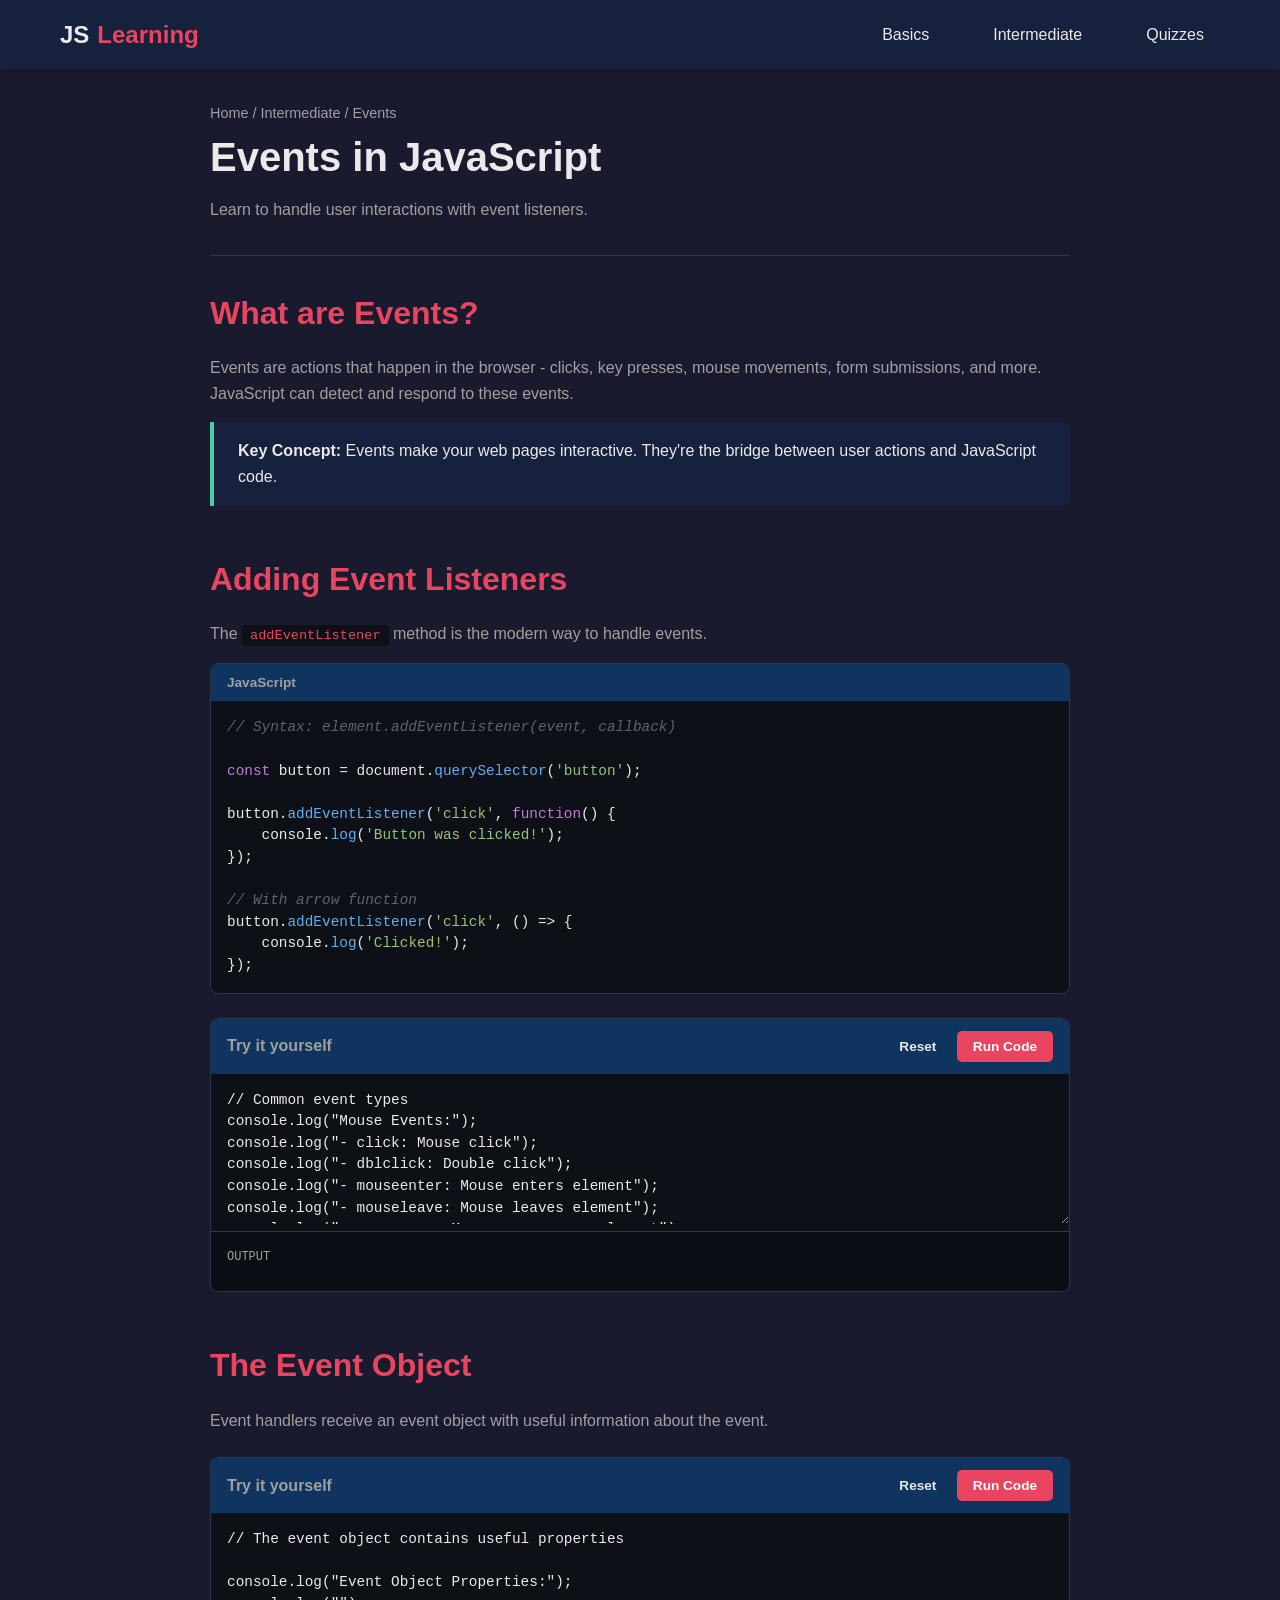
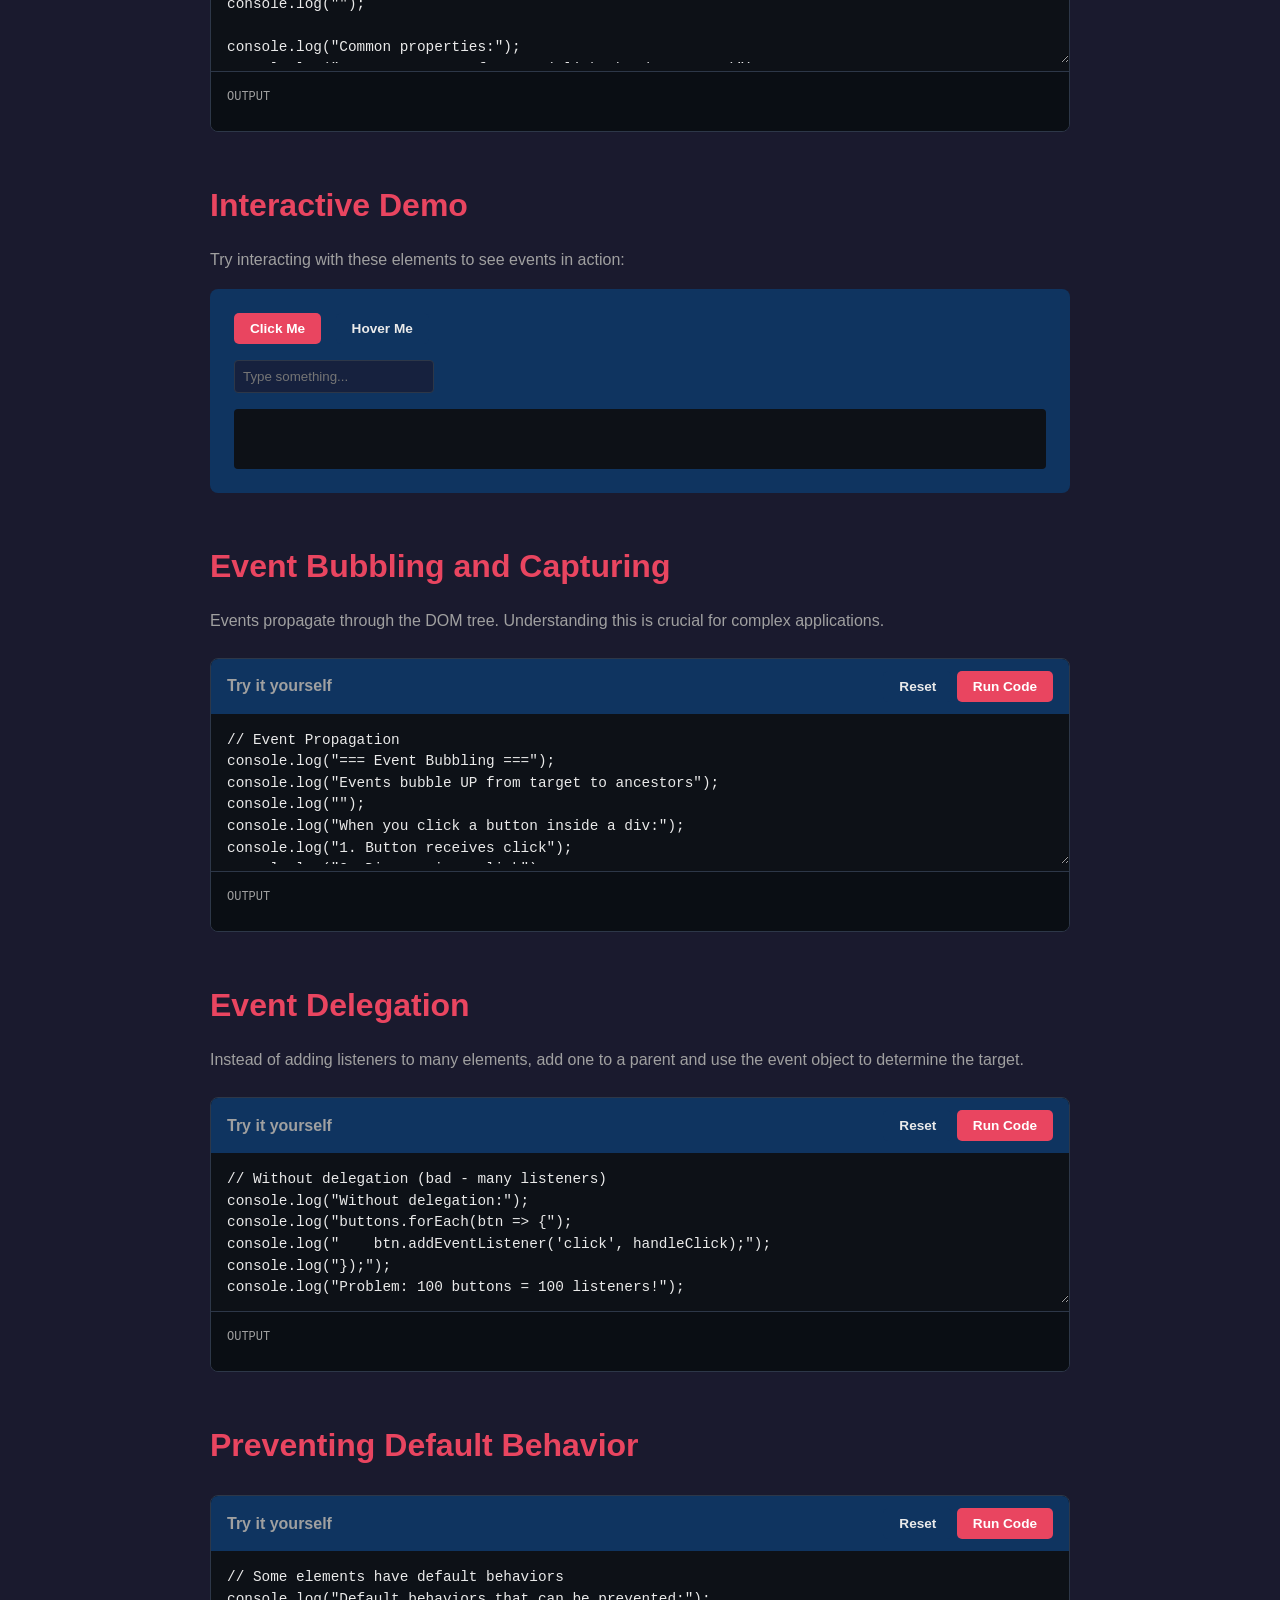
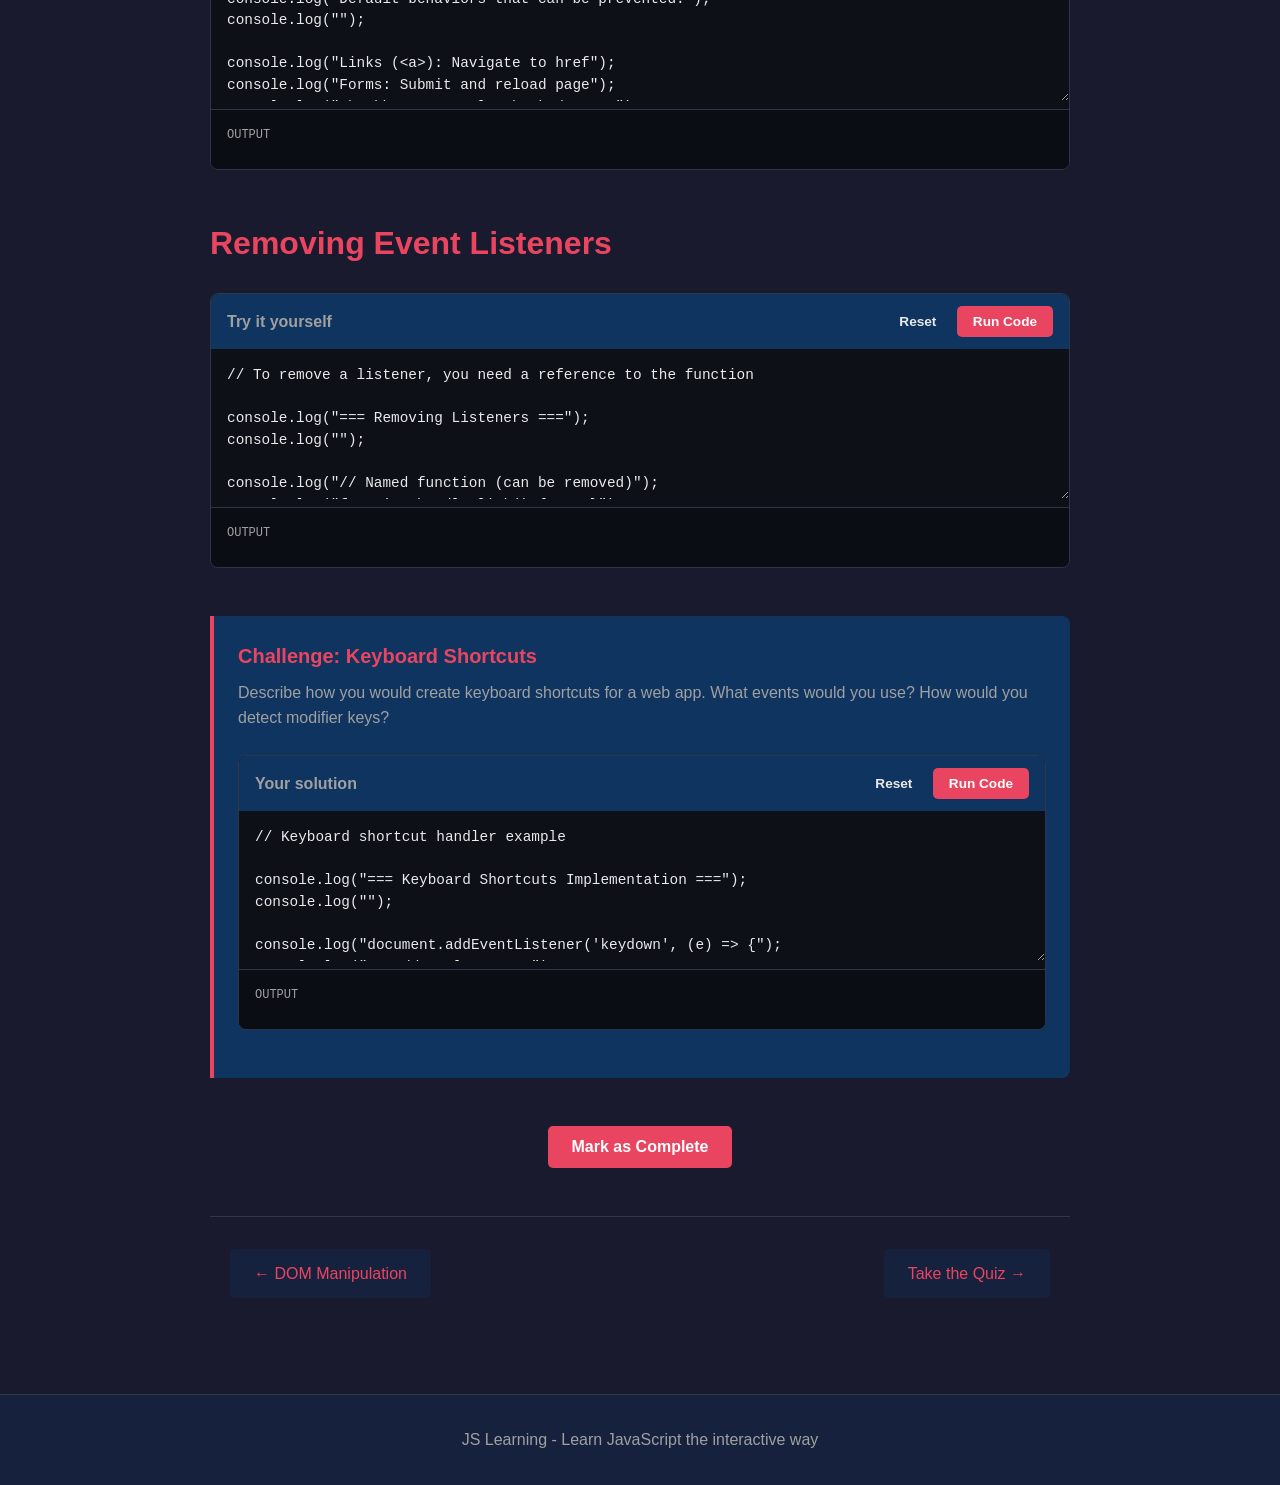
<file: lessons/intermediate/events.html>
<!DOCTYPE html>
<html lang="en">
<head>
    <meta charset="UTF-8">
    <meta name="viewport" content="width=device-width, initial-scale=1.0">
    <title>Events - JS Learning</title>
    <link rel="stylesheet" href="../../css/styles.css">
</head>
<body data-lesson="events">
    <header>
        <nav>
            <a href="../../index.html" class="logo">JS<span>Learning</span></a>
            <ul class="nav-links">
                <li><a href="../../index.html#basics">Basics</a></li>
                <li><a href="../../index.html#intermediate">Intermediate</a></li>
                <li><a href="../../index.html#quizzes">Quizzes</a></li>
            </ul>
            <button class="mobile-menu">☰</button>
        </nav>
    </header>

    <main class="lesson-container">
        <div class="lesson-header">
            <div class="breadcrumb">
                <a href="../../index.html">Home</a> / <a href="../../index.html#intermediate">Intermediate</a> / Events
            </div>
            <h1>Events in JavaScript</h1>
            <p>Learn to handle user interactions with event listeners.</p>
        </div>

        <div class="lesson-content">
            <section>
                <h2>What are Events?</h2>
                <p>Events are actions that happen in the browser - clicks, key presses, mouse movements, form submissions, and more. JavaScript can detect and respond to these events.</p>

                <div class="info-box">
                    <strong>Key Concept:</strong> Events make your web pages interactive. They're the bridge between user actions and JavaScript code.
                </div>
            </section>

            <section>
                <h2>Adding Event Listeners</h2>
                <p>The <code>addEventListener</code> method is the modern way to handle events.</p>

                <div class="code-block">
                    <div class="code-header"><span class="language">JavaScript</span></div>
                    <pre><code><span class="comment">// Syntax: element.addEventListener(event, callback)</span>

<span class="keyword">const</span> button = document.<span class="function">querySelector</span>(<span class="string">'button'</span>);

button.<span class="function">addEventListener</span>(<span class="string">'click'</span>, <span class="keyword">function</span>() {
    console.<span class="function">log</span>(<span class="string">'Button was clicked!'</span>);
});

<span class="comment">// With arrow function</span>
button.<span class="function">addEventListener</span>(<span class="string">'click'</span>, () => {
    console.<span class="function">log</span>(<span class="string">'Clicked!'</span>);
});</code></pre>
                </div>

                <div class="code-editor">
                    <div class="editor-header">
                        <span>Try it yourself</span>
                        <div>
                            <button class="btn btn-small btn-secondary reset-btn">Reset</button>
                            <button class="btn btn-small btn-primary run-btn">Run Code</button>
                        </div>
                    </div>
                    <textarea class="editor-textarea">// Common event types
console.log("Mouse Events:");
console.log("- click: Mouse click");
console.log("- dblclick: Double click");
console.log("- mouseenter: Mouse enters element");
console.log("- mouseleave: Mouse leaves element");
console.log("- mousemove: Mouse moves over element");

console.log("\nKeyboard Events:");
console.log("- keydown: Key is pressed");
console.log("- keyup: Key is released");
console.log("- keypress: Key is pressed (deprecated)");

console.log("\nForm Events:");
console.log("- submit: Form is submitted");
console.log("- change: Input value changes");
console.log("- input: Input receives input");
console.log("- focus: Element gains focus");
console.log("- blur: Element loses focus");

console.log("\nDocument Events:");
console.log("- DOMContentLoaded: DOM is ready");
console.log("- load: Page fully loaded");
console.log("- scroll: Page is scrolled");</textarea>
                    <div class="editor-output">
                        <div class="output-label">Output</div>
                        <div class="output-content"></div>
                    </div>
                </div>
            </section>

            <section>
                <h2>The Event Object</h2>
                <p>Event handlers receive an event object with useful information about the event.</p>

                <div class="code-editor">
                    <div class="editor-header">
                        <span>Try it yourself</span>
                        <div>
                            <button class="btn btn-small btn-secondary reset-btn">Reset</button>
                            <button class="btn btn-small btn-primary run-btn">Run Code</button>
                        </div>
                    </div>
                    <textarea class="editor-textarea">// The event object contains useful properties

console.log("Event Object Properties:");
console.log("");

console.log("Common properties:");
console.log("- e.type: Type of event (click, keydown, etc.)");
console.log("- e.target: Element that triggered the event");
console.log("- e.currentTarget: Element with the listener");
console.log("- e.timeStamp: When the event occurred");

console.log("\nMouse event properties:");
console.log("- e.clientX/Y: Mouse position in viewport");
console.log("- e.pageX/Y: Mouse position in document");
console.log("- e.button: Which mouse button (0=left)");

console.log("\nKeyboard event properties:");
console.log("- e.key: The key pressed ('Enter', 'a', etc.)");
console.log("- e.code: Physical key code ('KeyA', 'Enter')");
console.log("- e.shiftKey: Shift key was held");
console.log("- e.ctrlKey: Ctrl key was held");
console.log("- e.altKey: Alt key was held");

console.log("\nMethods:");
console.log("- e.preventDefault(): Stop default behavior");
console.log("- e.stopPropagation(): Stop event bubbling");</textarea>
                    <div class="editor-output">
                        <div class="output-label">Output</div>
                        <div class="output-content"></div>
                    </div>
                </div>
            </section>

            <section>
                <h2>Interactive Demo</h2>
                <p>Try interacting with these elements to see events in action:</p>

                <div id="event-demo" style="background: var(--bg-tertiary); padding: 1.5rem; border-radius: 8px; margin: 1rem 0;">
                    <button id="click-btn" class="btn btn-primary btn-small" style="margin-right: 10px;">Click Me</button>
                    <button id="hover-btn" class="btn btn-secondary btn-small">Hover Me</button>
                    <div style="margin-top: 1rem;">
                        <input type="text" id="type-input" placeholder="Type something..." style="padding: 0.5rem; border-radius: 4px; border: 1px solid var(--border); background: var(--bg-secondary); color: var(--text-primary); width: 200px;">
                    </div>
                    <div id="event-output" style="margin-top: 1rem; padding: 1rem; background: var(--code-bg); border-radius: 4px; font-family: monospace; min-height: 60px;"></div>
                </div>

                <script>
                    // This is outside the code editor to make the demo work
                    document.addEventListener('DOMContentLoaded', function() {
                        const output = document.getElementById('event-output');
                        const clickBtn = document.getElementById('click-btn');
                        const hoverBtn = document.getElementById('hover-btn');
                        const input = document.getElementById('type-input');

                        function log(msg) {
                            output.innerHTML = msg + '<br>' + output.innerHTML;
                            if (output.children.length > 5) {
                                output.removeChild(output.lastChild);
                            }
                        }

                        clickBtn.addEventListener('click', (e) => {
                            log(`<span style="color: #4ecca3">Click!</span> Button clicked at (${e.clientX}, ${e.clientY})`);
                        });

                        hoverBtn.addEventListener('mouseenter', () => {
                            log('<span style="color: #e94560">Mouse entered</span> the hover button');
                        });

                        hoverBtn.addEventListener('mouseleave', () => {
                            log('<span style="color: #a0a0a0">Mouse left</span> the hover button');
                        });

                        input.addEventListener('input', (e) => {
                            log(`<span style="color: #61afef">Input:</span> "${e.target.value}"`);
                        });

                        input.addEventListener('keydown', (e) => {
                            if (e.key === 'Enter') {
                                log(`<span style="color: #c678dd">Enter pressed!</span> Value: "${e.target.value}"`);
                            }
                        });
                    });
                </script>
            </section>

            <section>
                <h2>Event Bubbling and Capturing</h2>
                <p>Events propagate through the DOM tree. Understanding this is crucial for complex applications.</p>

                <div class="code-editor">
                    <div class="editor-header">
                        <span>Try it yourself</span>
                        <div>
                            <button class="btn btn-small btn-secondary reset-btn">Reset</button>
                            <button class="btn btn-small btn-primary run-btn">Run Code</button>
                        </div>
                    </div>
                    <textarea class="editor-textarea">// Event Propagation
console.log("=== Event Bubbling ===");
console.log("Events bubble UP from target to ancestors");
console.log("");
console.log("When you click a button inside a div:");
console.log("1. Button receives click");
console.log("2. Div receives click");
console.log("3. Body receives click");
console.log("4. Document receives click");

console.log("\n=== Stopping Propagation ===");
console.log("e.stopPropagation() stops the bubble");

console.log("\n=== Event Capturing ===");
console.log("Capturing goes DOWN from ancestors to target");
console.log("Use { capture: true } option:");
console.log("element.addEventListener('click', fn, { capture: true })");

console.log("\n=== Practical Example ===");
console.log("Bubbling is useful for event delegation!");
console.log("Add ONE listener to parent instead of many to children");</textarea>
                    <div class="editor-output">
                        <div class="output-label">Output</div>
                        <div class="output-content"></div>
                    </div>
                </div>
            </section>

            <section>
                <h2>Event Delegation</h2>
                <p>Instead of adding listeners to many elements, add one to a parent and use the event object to determine the target.</p>

                <div class="code-editor">
                    <div class="editor-header">
                        <span>Try it yourself</span>
                        <div>
                            <button class="btn btn-small btn-secondary reset-btn">Reset</button>
                            <button class="btn btn-small btn-primary run-btn">Run Code</button>
                        </div>
                    </div>
                    <textarea class="editor-textarea">// Without delegation (bad - many listeners)
console.log("Without delegation:");
console.log("buttons.forEach(btn => {");
console.log("    btn.addEventListener('click', handleClick);");
console.log("});");
console.log("Problem: 100 buttons = 100 listeners!");

console.log("\n=== With Event Delegation ===");
console.log("container.addEventListener('click', (e) => {");
console.log("    if (e.target.matches('.btn')) {");
console.log("        handleClick(e);");
console.log("    }");
console.log("});");
console.log("Better: 1 listener handles all buttons!");

console.log("\n=== Benefits ===");
console.log("1. Less memory usage");
console.log("2. Works for dynamically added elements");
console.log("3. Cleaner code");

console.log("\n=== Practical Example ===");
console.log("Todo list - one listener on the list,");
console.log("handles all item clicks!");</textarea>
                    <div class="editor-output">
                        <div class="output-label">Output</div>
                        <div class="output-content"></div>
                    </div>
                </div>
            </section>

            <section>
                <h2>Preventing Default Behavior</h2>

                <div class="code-editor">
                    <div class="editor-header">
                        <span>Try it yourself</span>
                        <div>
                            <button class="btn btn-small btn-secondary reset-btn">Reset</button>
                            <button class="btn btn-small btn-primary run-btn">Run Code</button>
                        </div>
                    </div>
                    <textarea class="editor-textarea">// Some elements have default behaviors
console.log("Default behaviors that can be prevented:");
console.log("");

console.log("Links (<a>): Navigate to href");
console.log("Forms: Submit and reload page");
console.log("Checkboxes: Toggle checked state");
console.log("Right-click: Show context menu");
console.log("Keyboard shortcuts: Browser shortcuts");

console.log("\n=== Preventing Defaults ===");
console.log("");
console.log("// Stop link navigation");
console.log("link.addEventListener('click', (e) => {");
console.log("    e.preventDefault();");
console.log("    // Handle click with JavaScript");
console.log("});");

console.log("\n// Stop form submission");
console.log("form.addEventListener('submit', (e) => {");
console.log("    e.preventDefault();");
console.log("    // Handle form with JavaScript (AJAX)");
console.log("});");

console.log("\n// Stop right-click menu");
console.log("element.addEventListener('contextmenu', (e) => {");
console.log("    e.preventDefault();");
console.log("    // Show custom menu");
console.log("});");</textarea>
                    <div class="editor-output">
                        <div class="output-label">Output</div>
                        <div class="output-content"></div>
                    </div>
                </div>
            </section>

            <section>
                <h2>Removing Event Listeners</h2>

                <div class="code-editor">
                    <div class="editor-header">
                        <span>Try it yourself</span>
                        <div>
                            <button class="btn btn-small btn-secondary reset-btn">Reset</button>
                            <button class="btn btn-small btn-primary run-btn">Run Code</button>
                        </div>
                    </div>
                    <textarea class="editor-textarea">// To remove a listener, you need a reference to the function

console.log("=== Removing Listeners ===");
console.log("");

console.log("// Named function (can be removed)");
console.log("function handleClick() { ... }");
console.log("button.addEventListener('click', handleClick);");
console.log("button.removeEventListener('click', handleClick);");

console.log("\n// Anonymous function (CANNOT be removed!)");
console.log("button.addEventListener('click', () => { ... });");
console.log("// No way to remove this!");

console.log("\n=== One-time Events ===");
console.log("// Use { once: true } for single-use listeners");
console.log("button.addEventListener('click', fn, { once: true });");
console.log("// Automatically removed after first trigger!");

console.log("\n=== AbortController ===");
console.log("// Modern way to remove multiple listeners");
console.log("const controller = new AbortController();");
console.log("element.addEventListener('click', fn, {");
console.log("    signal: controller.signal");
console.log("});");
console.log("controller.abort(); // Removes all listeners");</textarea>
                    <div class="editor-output">
                        <div class="output-label">Output</div>
                        <div class="output-content"></div>
                    </div>
                </div>
            </section>

            <section>
                <div class="challenge-box">
                    <h4>Challenge: Keyboard Shortcuts</h4>
                    <p>Describe how you would create keyboard shortcuts for a web app. What events would you use? How would you detect modifier keys?</p>

                    <div class="code-editor">
                        <div class="editor-header">
                            <span>Your solution</span>
                            <div>
                                <button class="btn btn-small btn-secondary reset-btn">Reset</button>
                                <button class="btn btn-small btn-primary run-btn">Run Code</button>
                            </div>
                        </div>
                        <textarea class="editor-textarea">// Keyboard shortcut handler example

console.log("=== Keyboard Shortcuts Implementation ===");
console.log("");

console.log("document.addEventListener('keydown', (e) => {");
console.log("    // Ctrl+S: Save");
console.log("    if (e.ctrlKey && e.key === 's') {");
console.log("        e.preventDefault();");
console.log("        console.log('Save!');");
console.log("    }");
console.log("");
console.log("    // Ctrl+Shift+N: New");
console.log("    if (e.ctrlKey && e.shiftKey && e.key === 'N') {");
console.log("        e.preventDefault();");
console.log("        console.log('New!');");
console.log("    }");
console.log("");
console.log("    // Escape: Close modal");
console.log("    if (e.key === 'Escape') {");
console.log("        console.log('Close!');");
console.log("    }");
console.log("});");

console.log("\n=== Tips ===");
console.log("- Use keydown for shortcuts (keyup may be too late)");
console.log("- Always preventDefault to stop browser shortcuts");
console.log("- Check ctrlKey, shiftKey, altKey, metaKey (Mac Cmd)");</textarea>
                        <div class="editor-output">
                            <div class="output-label">Output</div>
                            <div class="output-content"></div>
                        </div>
                    </div>
                </div>
            </section>
        </div>

        <div class="mark-complete">
            <button class="btn btn-primary">Mark as Complete</button>
        </div>
        <div class="complete-status" style="display: none;">
            ✓ Lesson Completed
        </div>

        <nav class="lesson-nav">
            <a href="dom.html" class="prev">← DOM Manipulation</a>
            <a href="../quizzes/intermediate-quiz.html" class="next">Take the Quiz →</a>
        </nav>
    </main>

    <footer>
        <div class="container">
            <p>JS Learning - Learn JavaScript the interactive way</p>
        </div>
    </footer>

    <script src="../../js/main.js"></script>
    <script src="../../js/codeEditor.js"></script>
</body>
</html>
</file>
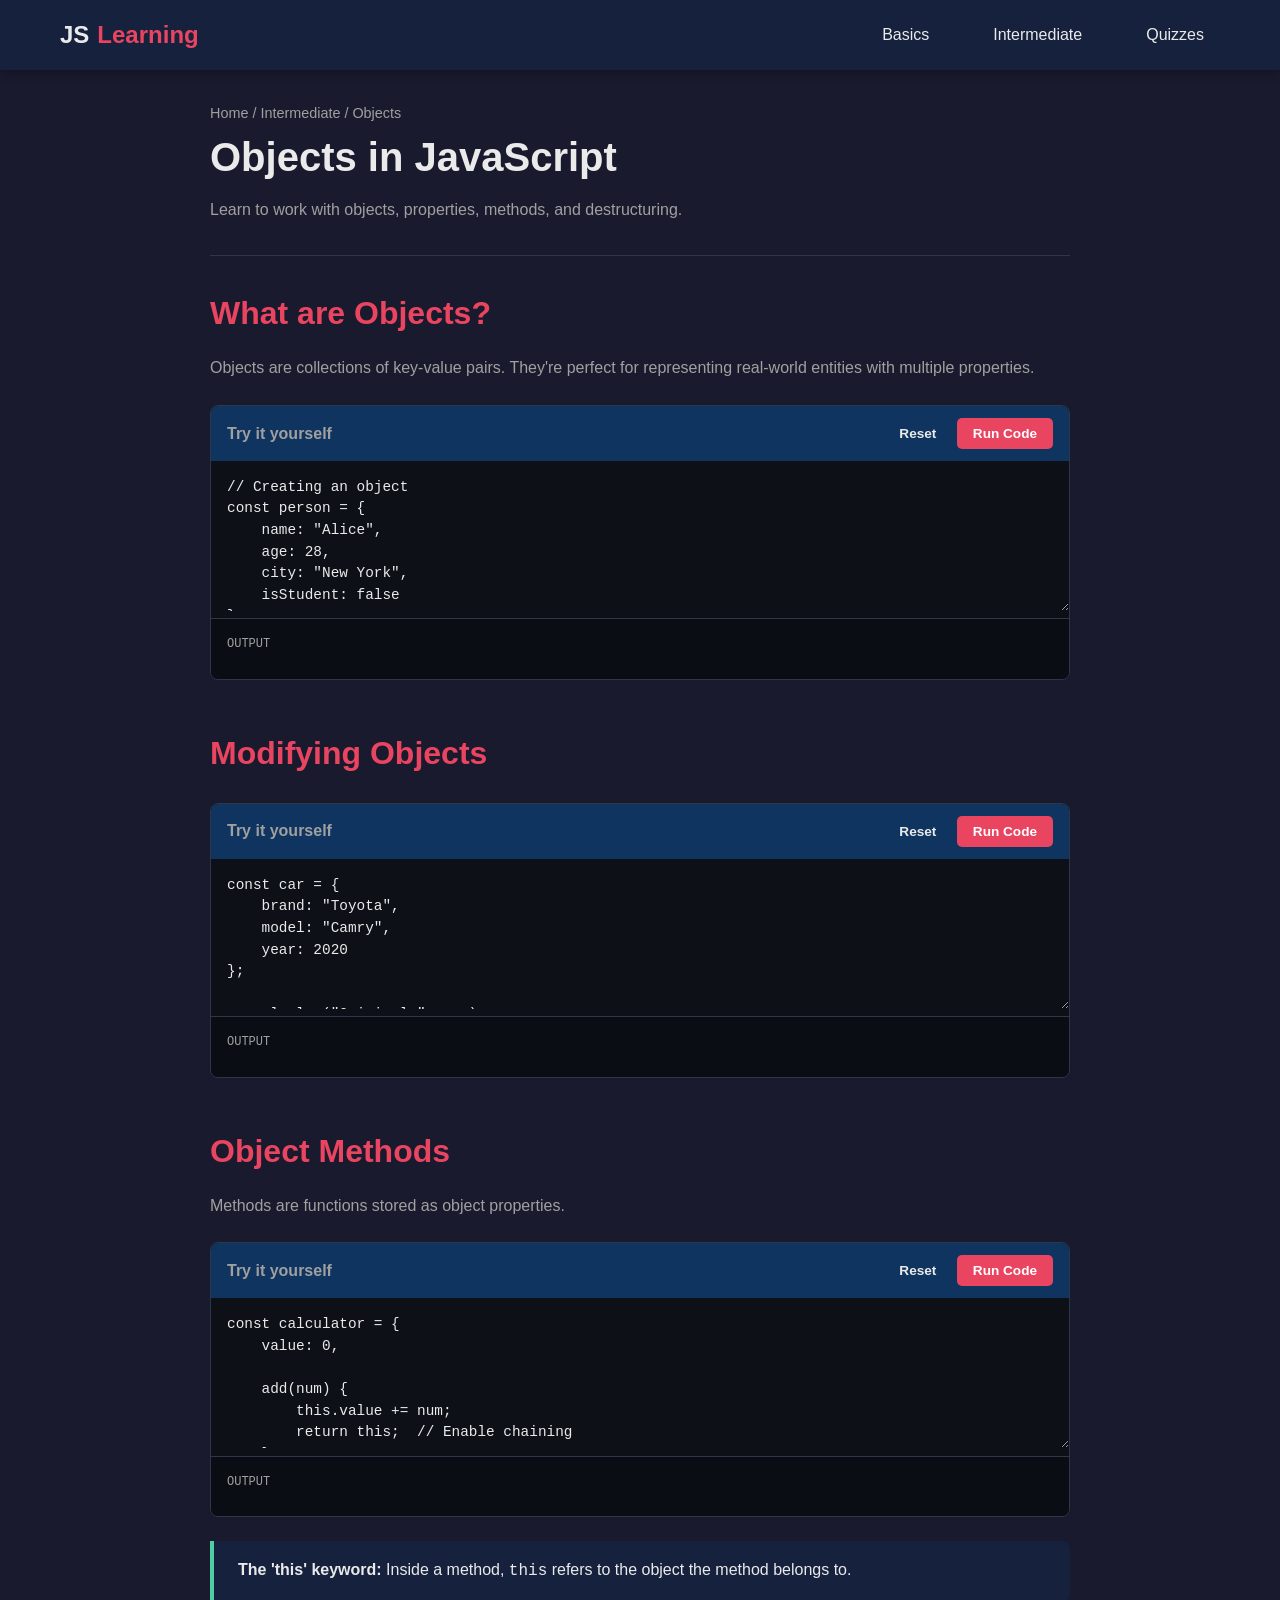
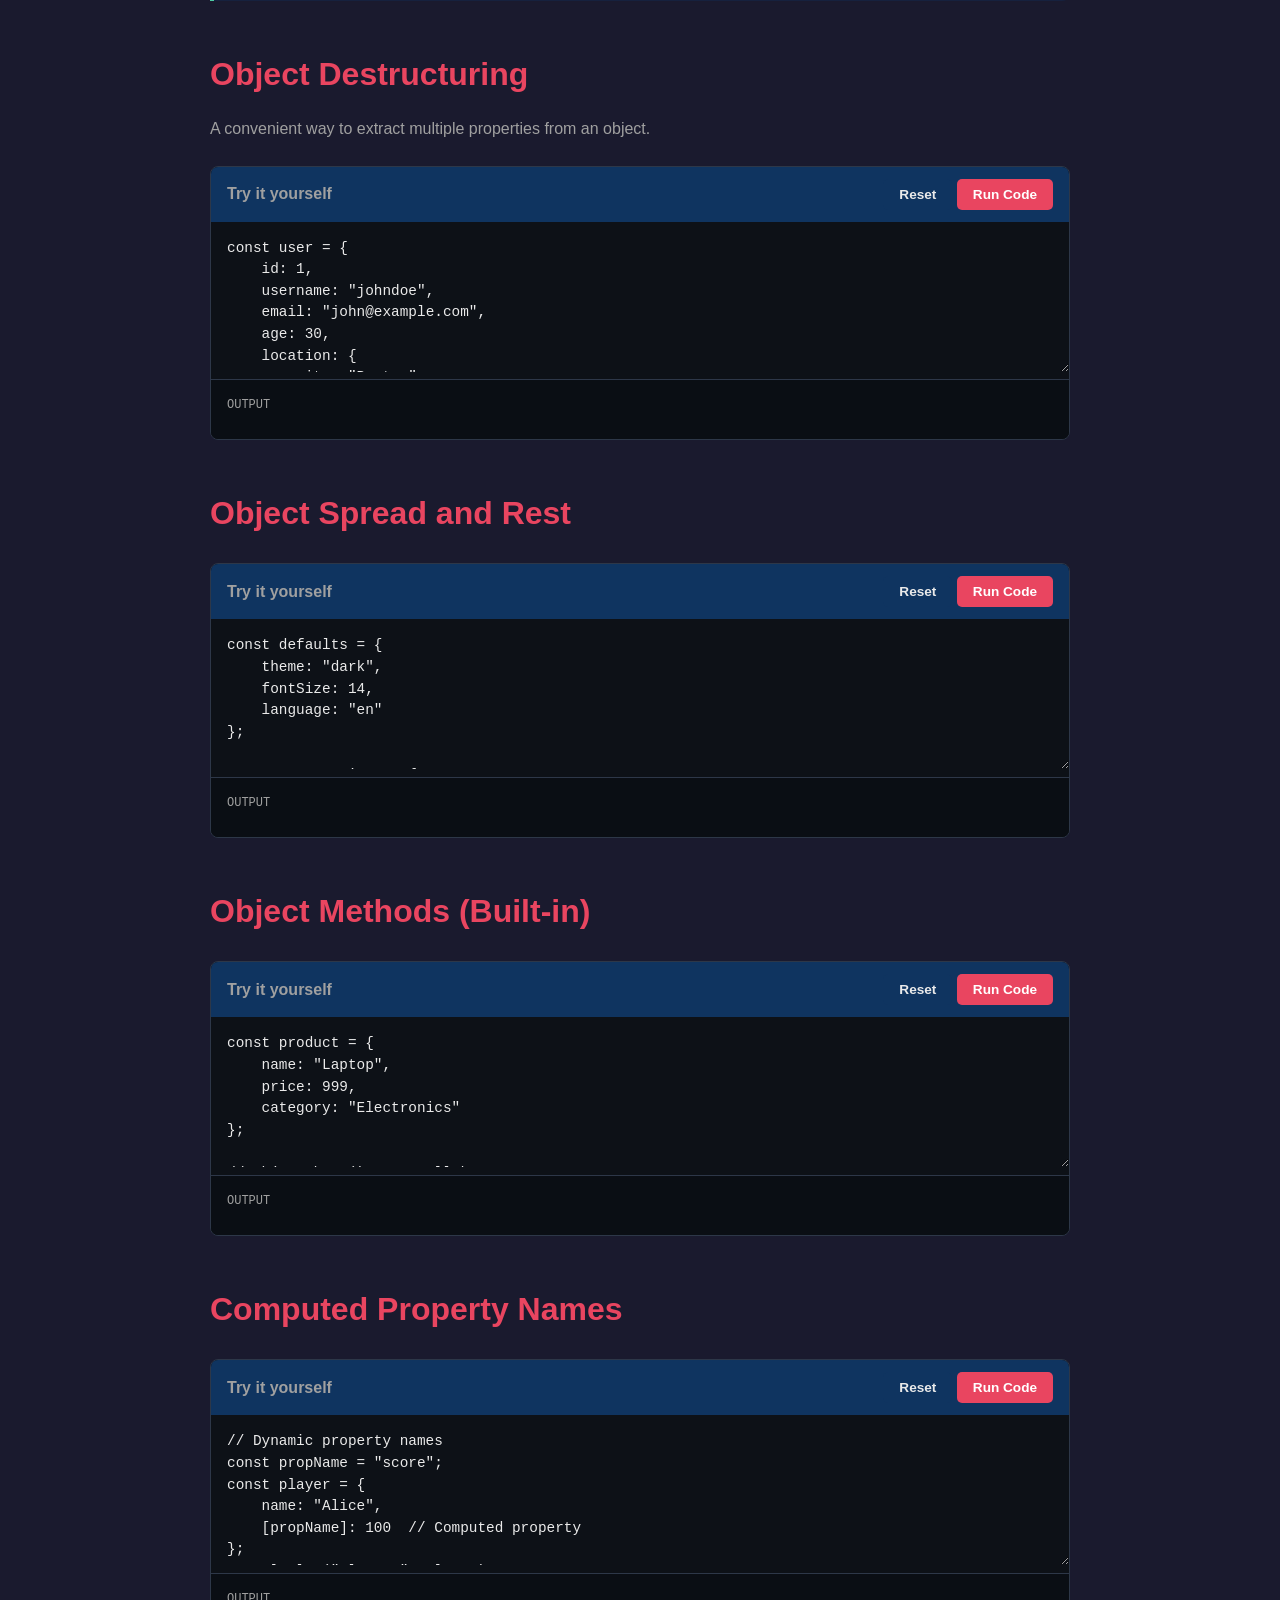
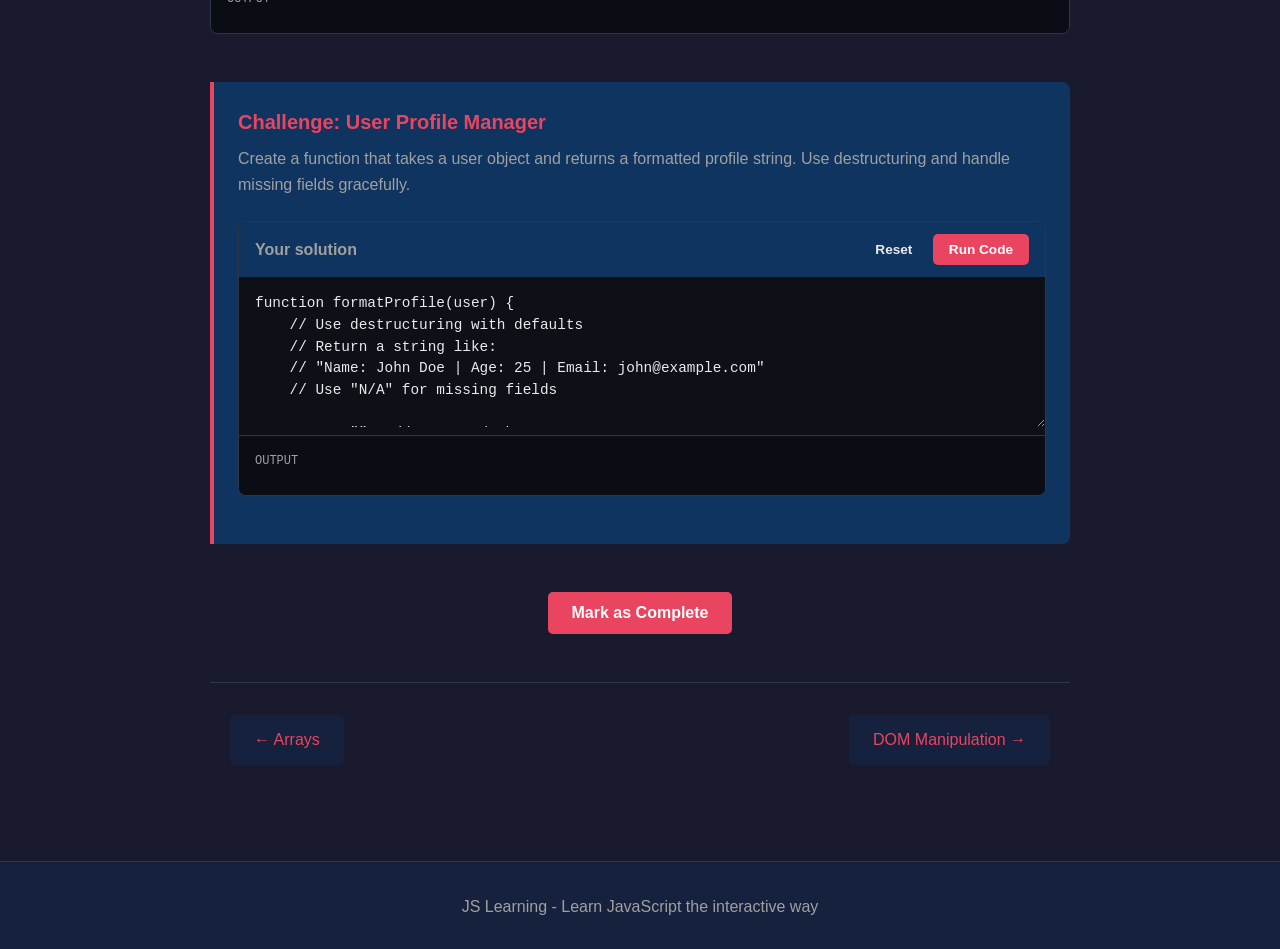
<file: lessons/intermediate/objects.html>
<!DOCTYPE html>
<html lang="en">
<head>
    <meta charset="UTF-8">
    <meta name="viewport" content="width=device-width, initial-scale=1.0">
    <title>Objects - JS Learning</title>
    <link rel="stylesheet" href="../../css/styles.css">
</head>
<body data-lesson="objects">
    <header>
        <nav>
            <a href="../../index.html" class="logo">JS<span>Learning</span></a>
            <ul class="nav-links">
                <li><a href="../../index.html#basics">Basics</a></li>
                <li><a href="../../index.html#intermediate">Intermediate</a></li>
                <li><a href="../../index.html#quizzes">Quizzes</a></li>
            </ul>
            <button class="mobile-menu">☰</button>
        </nav>
    </header>

    <main class="lesson-container">
        <div class="lesson-header">
            <div class="breadcrumb">
                <a href="../../index.html">Home</a> / <a href="../../index.html#intermediate">Intermediate</a> / Objects
            </div>
            <h1>Objects in JavaScript</h1>
            <p>Learn to work with objects, properties, methods, and destructuring.</p>
        </div>

        <div class="lesson-content">
            <section>
                <h2>What are Objects?</h2>
                <p>Objects are collections of key-value pairs. They're perfect for representing real-world entities with multiple properties.</p>

                <div class="code-editor">
                    <div class="editor-header">
                        <span>Try it yourself</span>
                        <div>
                            <button class="btn btn-small btn-secondary reset-btn">Reset</button>
                            <button class="btn btn-small btn-primary run-btn">Run Code</button>
                        </div>
                    </div>
                    <textarea class="editor-textarea">// Creating an object
const person = {
    name: "Alice",
    age: 28,
    city: "New York",
    isStudent: false
};

console.log("Person:", person);

// Accessing properties - dot notation
console.log("Name:", person.name);
console.log("Age:", person.age);

// Accessing properties - bracket notation
console.log("City:", person["city"]);

// Bracket notation is useful for dynamic keys
const key = "isStudent";
console.log("Is Student:", person[key]);</textarea>
                    <div class="editor-output">
                        <div class="output-label">Output</div>
                        <div class="output-content"></div>
                    </div>
                </div>
            </section>

            <section>
                <h2>Modifying Objects</h2>

                <div class="code-editor">
                    <div class="editor-header">
                        <span>Try it yourself</span>
                        <div>
                            <button class="btn btn-small btn-secondary reset-btn">Reset</button>
                            <button class="btn btn-small btn-primary run-btn">Run Code</button>
                        </div>
                    </div>
                    <textarea class="editor-textarea">const car = {
    brand: "Toyota",
    model: "Camry",
    year: 2020
};

console.log("Original:", car);

// Update existing property
car.year = 2023;
console.log("After update:", car);

// Add new property
car.color = "blue";
console.log("After adding color:", car);

// Delete property
delete car.model;
console.log("After delete:", car);

// Check if property exists
console.log("Has 'brand':", "brand" in car);
console.log("Has 'model':", "model" in car);</textarea>
                    <div class="editor-output">
                        <div class="output-label">Output</div>
                        <div class="output-content"></div>
                    </div>
                </div>
            </section>

            <section>
                <h2>Object Methods</h2>
                <p>Methods are functions stored as object properties.</p>

                <div class="code-editor">
                    <div class="editor-header">
                        <span>Try it yourself</span>
                        <div>
                            <button class="btn btn-small btn-secondary reset-btn">Reset</button>
                            <button class="btn btn-small btn-primary run-btn">Run Code</button>
                        </div>
                    </div>
                    <textarea class="editor-textarea">const calculator = {
    value: 0,

    add(num) {
        this.value += num;
        return this;  // Enable chaining
    },

    subtract(num) {
        this.value -= num;
        return this;
    },

    multiply(num) {
        this.value *= num;
        return this;
    },

    reset() {
        this.value = 0;
        return this;
    },

    getResult() {
        return this.value;
    }
};

// Method chaining
calculator.add(10).multiply(2).subtract(5);
console.log("Result:", calculator.getResult());

// Person with methods
const person = {
    firstName: "John",
    lastName: "Doe",

    getFullName() {
        return this.firstName + " " + this.lastName;
    },

    greet(greeting = "Hello") {
        return greeting + ", I'm " + this.getFullName();
    }
};

console.log(person.getFullName());
console.log(person.greet("Hi"));</textarea>
                    <div class="editor-output">
                        <div class="output-label">Output</div>
                        <div class="output-content"></div>
                    </div>
                </div>

                <div class="info-box">
                    <strong>The 'this' keyword:</strong> Inside a method, <code>this</code> refers to the object the method belongs to.
                </div>
            </section>

            <section>
                <h2>Object Destructuring</h2>
                <p>A convenient way to extract multiple properties from an object.</p>

                <div class="code-editor">
                    <div class="editor-header">
                        <span>Try it yourself</span>
                        <div>
                            <button class="btn btn-small btn-secondary reset-btn">Reset</button>
                            <button class="btn btn-small btn-primary run-btn">Run Code</button>
                        </div>
                    </div>
                    <textarea class="editor-textarea">const user = {
    id: 1,
    username: "johndoe",
    email: "john@example.com",
    age: 30,
    location: {
        city: "Boston",
        country: "USA"
    }
};

// Basic destructuring
const { username, email } = user;
console.log("Username:", username);
console.log("Email:", email);

// Rename variables
const { username: name, age: userAge } = user;
console.log("Name:", name, "Age:", userAge);

// Default values
const { phone = "N/A" } = user;
console.log("Phone:", phone);

// Nested destructuring
const { location: { city, country } } = user;
console.log("Location:", city + ", " + country);

// In function parameters
function displayUser({ username, email, age }) {
    console.log(`User: ${username}, Email: ${email}, Age: ${age}`);
}

displayUser(user);</textarea>
                    <div class="editor-output">
                        <div class="output-label">Output</div>
                        <div class="output-content"></div>
                    </div>
                </div>
            </section>

            <section>
                <h2>Object Spread and Rest</h2>

                <div class="code-editor">
                    <div class="editor-header">
                        <span>Try it yourself</span>
                        <div>
                            <button class="btn btn-small btn-secondary reset-btn">Reset</button>
                            <button class="btn btn-small btn-primary run-btn">Run Code</button>
                        </div>
                    </div>
                    <textarea class="editor-textarea">const defaults = {
    theme: "dark",
    fontSize: 14,
    language: "en"
};

const userSettings = {
    fontSize: 16,
    showSidebar: true
};

// Spread: merge objects (later values override earlier)
const settings = { ...defaults, ...userSettings };
console.log("Merged settings:", settings);

// Clone an object
const clone = { ...defaults };
clone.theme = "light";
console.log("Original:", defaults);
console.log("Clone:", clone);

// Rest: collect remaining properties
const { theme, ...otherSettings } = settings;
console.log("Theme:", theme);
console.log("Other settings:", otherSettings);

// Add/override properties
const enhanced = {
    ...defaults,
    theme: "light",
    newProp: "value"
};
console.log("Enhanced:", enhanced);</textarea>
                    <div class="editor-output">
                        <div class="output-label">Output</div>
                        <div class="output-content"></div>
                    </div>
                </div>
            </section>

            <section>
                <h2>Object Methods (Built-in)</h2>

                <div class="code-editor">
                    <div class="editor-header">
                        <span>Try it yourself</span>
                        <div>
                            <button class="btn btn-small btn-secondary reset-btn">Reset</button>
                            <button class="btn btn-small btn-primary run-btn">Run Code</button>
                        </div>
                    </div>
                    <textarea class="editor-textarea">const product = {
    name: "Laptop",
    price: 999,
    category: "Electronics"
};

// Object.keys() - get all keys
const keys = Object.keys(product);
console.log("Keys:", keys);

// Object.values() - get all values
const values = Object.values(product);
console.log("Values:", values);

// Object.entries() - get key-value pairs
const entries = Object.entries(product);
console.log("Entries:", entries);

// Iterate with entries
console.log("\nIterating:");
for (const [key, value] of Object.entries(product)) {
    console.log(`  ${key}: ${value}`);
}

// Object.assign() - merge objects
const extra = { inStock: true };
const merged = Object.assign({}, product, extra);
console.log("\nMerged:", merged);

// Object.freeze() - make immutable
const frozen = Object.freeze({ x: 1 });
frozen.x = 2;  // Silently fails
console.log("Frozen:", frozen.x);</textarea>
                    <div class="editor-output">
                        <div class="output-label">Output</div>
                        <div class="output-content"></div>
                    </div>
                </div>
            </section>

            <section>
                <h2>Computed Property Names</h2>

                <div class="code-editor">
                    <div class="editor-header">
                        <span>Try it yourself</span>
                        <div>
                            <button class="btn btn-small btn-secondary reset-btn">Reset</button>
                            <button class="btn btn-small btn-primary run-btn">Run Code</button>
                        </div>
                    </div>
                    <textarea class="editor-textarea">// Dynamic property names
const propName = "score";
const player = {
    name: "Alice",
    [propName]: 100  // Computed property
};
console.log("Player:", player);

// Create object from arrays
const keys = ["a", "b", "c"];
const values = [1, 2, 3];

const obj = {};
keys.forEach((key, i) => {
    obj[key] = values[i];
});
console.log("Built object:", obj);

// Shorthand when variable name matches key
const name = "Bob";
const age = 25;
const city = "NYC";

// Old way
const person1 = { name: name, age: age, city: city };

// Shorthand
const person2 = { name, age, city };
console.log("Person:", person2);</textarea>
                    <div class="editor-output">
                        <div class="output-label">Output</div>
                        <div class="output-content"></div>
                    </div>
                </div>
            </section>

            <section>
                <div class="challenge-box">
                    <h4>Challenge: User Profile Manager</h4>
                    <p>Create a function that takes a user object and returns a formatted profile string. Use destructuring and handle missing fields gracefully.</p>

                    <div class="code-editor">
                        <div class="editor-header">
                            <span>Your solution</span>
                            <div>
                                <button class="btn btn-small btn-secondary reset-btn">Reset</button>
                                <button class="btn btn-small btn-primary run-btn">Run Code</button>
                            </div>
                        </div>
                        <textarea class="editor-textarea">function formatProfile(user) {
    // Use destructuring with defaults
    // Return a string like:
    // "Name: John Doe | Age: 25 | Email: john@example.com"
    // Use "N/A" for missing fields

    return "";  // Your code here
}

// Test cases
const user1 = {
    firstName: "John",
    lastName: "Doe",
    age: 25,
    email: "john@example.com"
};

const user2 = {
    firstName: "Jane"
};

console.log(formatProfile(user1));
console.log(formatProfile(user2));</textarea>
                        <div class="editor-output">
                            <div class="output-label">Output</div>
                            <div class="output-content"></div>
                        </div>
                    </div>
                </div>
            </section>
        </div>

        <div class="mark-complete">
            <button class="btn btn-primary">Mark as Complete</button>
        </div>
        <div class="complete-status" style="display: none;">
            ✓ Lesson Completed
        </div>

        <nav class="lesson-nav">
            <a href="arrays.html" class="prev">← Arrays</a>
            <a href="dom.html" class="next">DOM Manipulation →</a>
        </nav>
    </main>

    <footer>
        <div class="container">
            <p>JS Learning - Learn JavaScript the interactive way</p>
        </div>
    </footer>

    <script src="../../js/main.js"></script>
    <script src="../../js/codeEditor.js"></script>
</body>
</html>
</file>
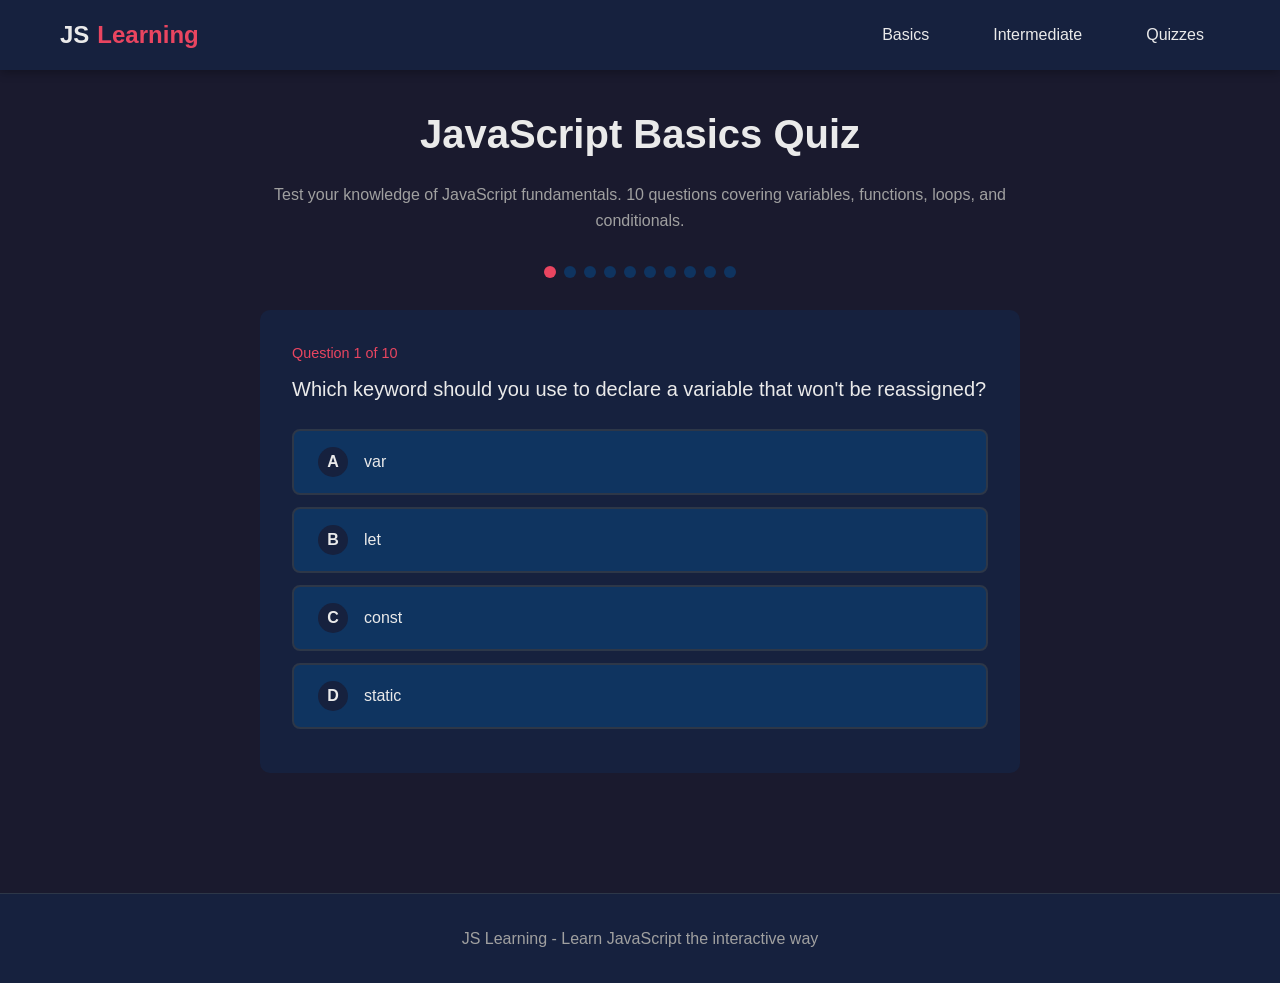
<file: lessons/quizzes/basics-quiz.html>
<!DOCTYPE html>
<html lang="en">
<head>
    <meta charset="UTF-8">
    <meta name="viewport" content="width=device-width, initial-scale=1.0">
    <title>Basics Quiz - JS Learning</title>
    <link rel="stylesheet" href="../../css/styles.css">
</head>
<body data-lesson="basics-quiz">
    <header>
        <nav>
            <a href="../../index.html" class="logo">JS<span>Learning</span></a>
            <ul class="nav-links">
                <li><a href="../../index.html#basics">Basics</a></li>
                <li><a href="../../index.html#intermediate">Intermediate</a></li>
                <li><a href="../../index.html#quizzes">Quizzes</a></li>
            </ul>
            <button class="mobile-menu">☰</button>
        </nav>
    </header>

    <main class="quiz-container">
        <div class="quiz-header">
            <h1>JavaScript Basics Quiz</h1>
            <p>Test your knowledge of JavaScript fundamentals. 10 questions covering variables, functions, loops, and conditionals.</p>
        </div>

        <div class="quiz-progress"></div>

        <div class="question-card"></div>

        <div class="quiz-actions">
            <button class="btn btn-secondary prev-btn" style="display: none;">Previous</button>
            <button class="btn btn-primary next-btn" style="display: none;">Next Question</button>
            <button class="btn btn-success submit-btn" style="display: none;">See Results</button>
        </div>
    </main>

    <footer>
        <div class="container">
            <p>JS Learning - Learn JavaScript the interactive way</p>
        </div>
    </footer>

    <script id="quiz-data" type="application/json">
    {
        "id": "basics-quiz",
        "title": "JavaScript Basics Quiz",
        "questions": [
            {
                "question": "Which keyword should you use to declare a variable that won't be reassigned?",
                "options": ["var", "let", "const", "static"],
                "correct": 2,
                "explanation": "const is used for variables that shouldn't be reassigned. It provides immutability for the binding."
            },
            {
                "question": "What will this code output?",
                "code": "let x = 5;\nlet y = '5';\nconsole.log(x == y);",
                "options": ["true", "false", "undefined", "Error"],
                "correct": 0,
                "explanation": "The == operator performs type coercion, so '5' is converted to 5 before comparison."
            },
            {
                "question": "What is the correct syntax for an arrow function that doubles a number?",
                "options": [
                    "const double = x => x * 2",
                    "const double = x -> x * 2",
                    "const double = function(x) => x * 2",
                    "const double = (x) >> x * 2"
                ],
                "correct": 0,
                "explanation": "Arrow functions use => syntax. For single parameters, parentheses are optional, and for single expressions, the return is implicit."
            },
            {
                "question": "Which loop is guaranteed to execute at least once?",
                "options": ["for loop", "while loop", "do...while loop", "for...of loop"],
                "correct": 2,
                "explanation": "The do...while loop checks its condition after the first iteration, guaranteeing at least one execution."
            },
            {
                "question": "What does typeof null return?",
                "options": ["'null'", "'undefined'", "'object'", "'boolean'"],
                "correct": 2,
                "explanation": "This is a known quirk in JavaScript. typeof null returns 'object', which is considered a bug that persists for backwards compatibility."
            },
            {
                "question": "What is the output of this code?",
                "code": "for (let i = 0; i < 3; i++) {\n  console.log(i);\n}",
                "options": ["0 1 2", "1 2 3", "0 1 2 3", "1 2"],
                "correct": 0,
                "explanation": "The loop starts at 0, increments after each iteration, and stops when i reaches 3 (before 3 is printed)."
            },
            {
                "question": "What will this code return?",
                "code": "function greet(name = 'Guest') {\n  return 'Hello, ' + name;\n}\ngreet();",
                "options": ["'Hello, '", "'Hello, undefined'", "'Hello, Guest'", "Error"],
                "correct": 2,
                "explanation": "Default parameters are used when the argument is undefined or not provided. Since greet() is called without arguments, 'Guest' is used."
            },
            {
                "question": "Which operator should you use for strict equality comparison?",
                "options": ["=", "==", "===", "!=="],
                "correct": 2,
                "explanation": "=== is the strict equality operator that compares both value and type without coercion."
            },
            {
                "question": "What is the result of: true && false || true?",
                "options": ["true", "false", "undefined", "Error"],
                "correct": 0,
                "explanation": "&& has higher precedence than ||. So: (true && false) || true = false || true = true"
            },
            {
                "question": "Which statement correctly creates a function declaration?",
                "options": [
                    "const add = (a, b) => a + b",
                    "function add(a, b) { return a + b; }",
                    "let add = function(a, b) { return a + b }",
                    "add: function(a, b) { return a + b }"
                ],
                "correct": 1,
                "explanation": "A function declaration uses the 'function' keyword followed by the name. Options A and C are function expressions."
            }
        ]
    }
    </script>

    <script src="../../js/main.js"></script>
    <script src="../../js/quiz.js"></script>
</body>
</html>
</file>
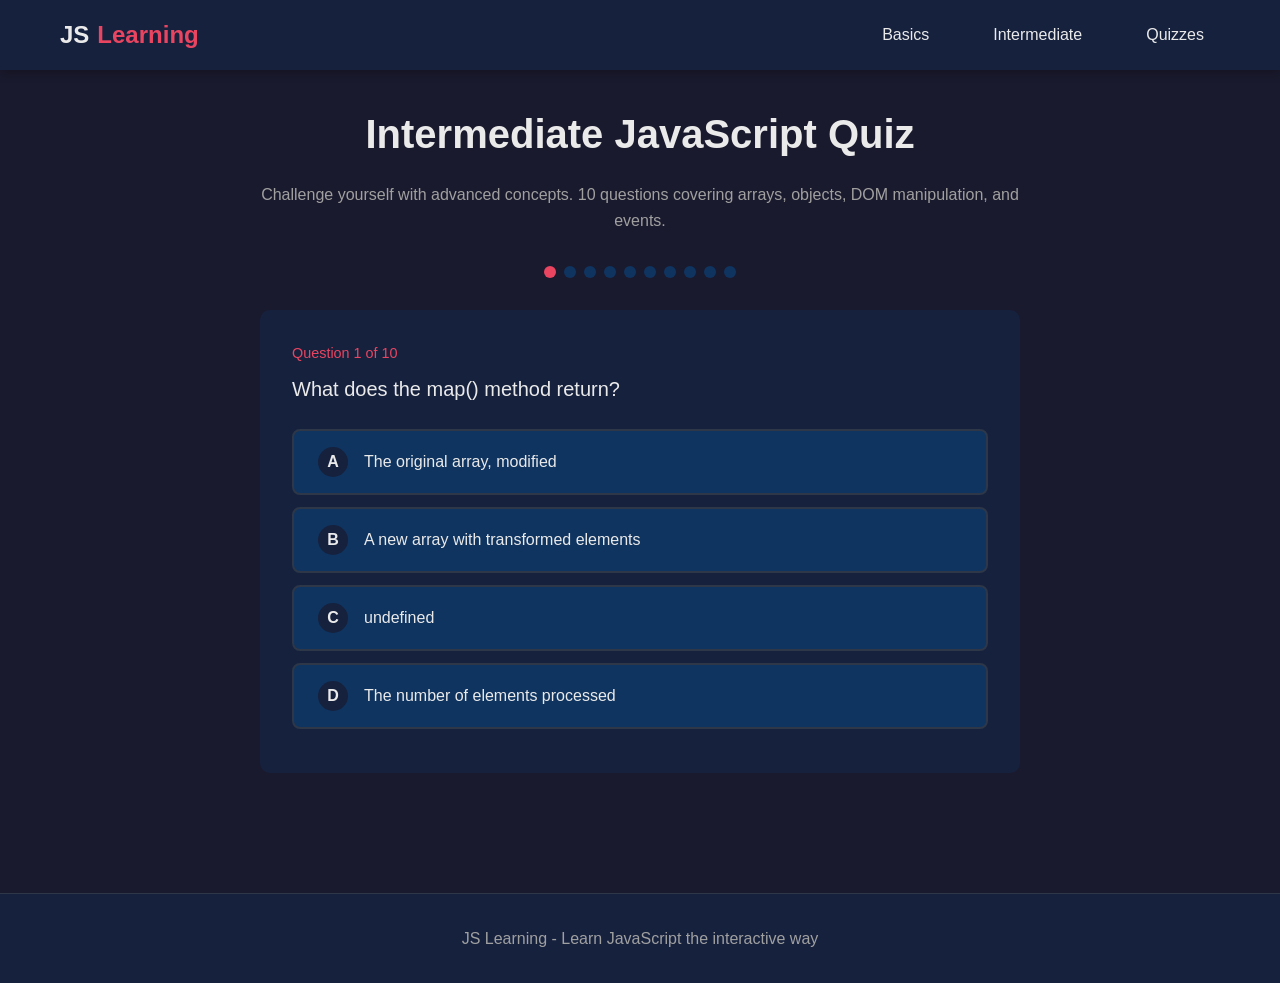
<file: lessons/quizzes/intermediate-quiz.html>
<!DOCTYPE html>
<html lang="en">
<head>
    <meta charset="UTF-8">
    <meta name="viewport" content="width=device-width, initial-scale=1.0">
    <title>Intermediate Quiz - JS Learning</title>
    <link rel="stylesheet" href="../../css/styles.css">
</head>
<body data-lesson="intermediate-quiz">
    <header>
        <nav>
            <a href="../../index.html" class="logo">JS<span>Learning</span></a>
            <ul class="nav-links">
                <li><a href="../../index.html#basics">Basics</a></li>
                <li><a href="../../index.html#intermediate">Intermediate</a></li>
                <li><a href="../../index.html#quizzes">Quizzes</a></li>
            </ul>
            <button class="mobile-menu">☰</button>
        </nav>
    </header>

    <main class="quiz-container">
        <div class="quiz-header">
            <h1>Intermediate JavaScript Quiz</h1>
            <p>Challenge yourself with advanced concepts. 10 questions covering arrays, objects, DOM manipulation, and events.</p>
        </div>

        <div class="quiz-progress"></div>

        <div class="question-card"></div>

        <div class="quiz-actions">
            <button class="btn btn-secondary prev-btn" style="display: none;">Previous</button>
            <button class="btn btn-primary next-btn" style="display: none;">Next Question</button>
            <button class="btn btn-success submit-btn" style="display: none;">See Results</button>
        </div>
    </main>

    <footer>
        <div class="container">
            <p>JS Learning - Learn JavaScript the interactive way</p>
        </div>
    </footer>

    <script id="quiz-data" type="application/json">
    {
        "id": "intermediate-quiz",
        "title": "Intermediate JavaScript Quiz",
        "questions": [
            {
                "question": "What does the map() method return?",
                "options": [
                    "The original array, modified",
                    "A new array with transformed elements",
                    "undefined",
                    "The number of elements processed"
                ],
                "correct": 1,
                "explanation": "map() creates a new array with the results of calling a function on every element. It doesn't modify the original array."
            },
            {
                "question": "What will this code output?",
                "code": "const arr = [1, 2, 3];\nconst result = arr.filter(x => x > 1).map(x => x * 2);\nconsole.log(result);",
                "options": ["[2, 4, 6]", "[4, 6]", "[2, 3]", "[1, 2, 3]"],
                "correct": 1,
                "explanation": "filter(x => x > 1) returns [2, 3], then map(x => x * 2) transforms it to [4, 6]."
            },
            {
                "question": "Which method would you use to add an element to the beginning of an array?",
                "options": ["push()", "pop()", "unshift()", "shift()"],
                "correct": 2,
                "explanation": "unshift() adds elements to the beginning. push() adds to the end. shift() and pop() remove elements."
            },
            {
                "question": "What is destructuring?",
                "options": [
                    "Deleting properties from an object",
                    "Extracting values from arrays or objects into variables",
                    "Converting objects to arrays",
                    "Removing duplicate values"
                ],
                "correct": 1,
                "explanation": "Destructuring is a syntax for extracting values from arrays or properties from objects into distinct variables."
            },
            {
                "question": "What will this code output?",
                "code": "const obj = { a: 1, b: 2 };\nconst { a, c = 3 } = obj;\nconsole.log(a, c);",
                "options": ["1 undefined", "1 3", "undefined 3", "Error"],
                "correct": 1,
                "explanation": "Destructuring extracts a (1) from obj. Since c doesn't exist in obj, the default value 3 is used."
            },
            {
                "question": "What does document.querySelector('.btn') return if no element matches?",
                "options": ["undefined", "null", "An empty NodeList", "An error"],
                "correct": 1,
                "explanation": "querySelector returns null if no matching element is found. querySelectorAll returns an empty NodeList."
            },
            {
                "question": "What is event bubbling?",
                "options": [
                    "Events trigger from parent to child",
                    "Events trigger from child to parent",
                    "Events only trigger on the target element",
                    "Events are delayed until the page loads"
                ],
                "correct": 1,
                "explanation": "Event bubbling means events propagate upward from the target element to its ancestors (child to parent)."
            },
            {
                "question": "What method stops an event from propagating to parent elements?",
                "options": [
                    "e.preventDefault()",
                    "e.stopPropagation()",
                    "e.cancelBubble()",
                    "e.stop()"
                ],
                "correct": 1,
                "explanation": "stopPropagation() prevents the event from bubbling up. preventDefault() stops the default browser behavior."
            },
            {
                "question": "What is the output of this reduce operation?",
                "code": "const nums = [1, 2, 3, 4];\nconst sum = nums.reduce((acc, n) => acc + n, 0);\nconsole.log(sum);",
                "options": ["0", "4", "10", "[1, 2, 3, 4]"],
                "correct": 2,
                "explanation": "reduce() accumulates values. Starting with 0: 0+1=1, 1+2=3, 3+3=6, 6+4=10."
            },
            {
                "question": "What is the benefit of event delegation?",
                "options": [
                    "Faster initial page load",
                    "Better browser compatibility",
                    "Single listener handles events for multiple/dynamic elements",
                    "Events never bubble"
                ],
                "correct": 2,
                "explanation": "Event delegation uses a single listener on a parent to handle events for all children, including dynamically added elements."
            }
        ]
    }
    </script>

    <script src="../../js/main.js"></script>
    <script src="../../js/quiz.js"></script>
</body>
</html>
</file>
<file: css/styles.css>
/* CSS Variables for theming */
:root {
    --bg-primary: #1a1a2e;
    --bg-secondary: #16213e;
    --bg-tertiary: #0f3460;
    --text-primary: #eaeaea;
    --text-secondary: #a0a0a0;
    --accent: #e94560;
    --accent-hover: #ff6b6b;
    --success: #4ecca3;
    --warning: #ffc107;
    --error: #ff4757;
    --code-bg: #0d1117;
    --border: #2d3748;
    --shadow: rgba(0, 0, 0, 0.3);
}

/* Reset and Base Styles */
* {
    margin: 0;
    padding: 0;
    box-sizing: border-box;
}

html {
    scroll-behavior: smooth;
}

body {
    font-family: 'Segoe UI', Tahoma, Geneva, Verdana, sans-serif;
    background-color: var(--bg-primary);
    color: var(--text-primary);
    line-height: 1.6;
    min-height: 100vh;
}

/* Typography */
h1, h2, h3, h4 {
    margin-bottom: 1rem;
    font-weight: 600;
}

h1 { font-size: 2.5rem; }
h2 { font-size: 2rem; }
h3 { font-size: 1.5rem; }
h4 { font-size: 1.25rem; }

p {
    margin-bottom: 1rem;
    color: var(--text-secondary);
}

a {
    color: var(--accent);
    text-decoration: none;
    transition: color 0.3s ease;
}

a:hover {
    color: var(--accent-hover);
}

/* Container */
.container {
    max-width: 1200px;
    margin: 0 auto;
    padding: 0 20px;
}

/* Header & Navigation */
header {
    background-color: var(--bg-secondary);
    padding: 1rem 0;
    position: sticky;
    top: 0;
    z-index: 1000;
    box-shadow: 0 2px 10px var(--shadow);
}

nav {
    display: flex;
    justify-content: space-between;
    align-items: center;
    max-width: 1200px;
    margin: 0 auto;
    padding: 0 20px;
}

.logo {
    font-size: 1.5rem;
    font-weight: 700;
    color: var(--text-primary);
    display: flex;
    align-items: center;
    gap: 0.5rem;
}

.logo span {
    color: var(--accent);
}

.nav-links {
    display: flex;
    list-style: none;
    gap: 2rem;
}

.nav-links a {
    color: var(--text-primary);
    font-weight: 500;
    padding: 0.5rem 1rem;
    border-radius: 5px;
    transition: background-color 0.3s ease;
}

.nav-links a:hover {
    background-color: var(--bg-tertiary);
}

.mobile-menu {
    display: none;
    background: none;
    border: none;
    color: var(--text-primary);
    font-size: 1.5rem;
    cursor: pointer;
}

/* Hero Section */
.hero {
    text-align: center;
    padding: 4rem 0;
    background: linear-gradient(135deg, var(--bg-secondary), var(--bg-tertiary));
}

.hero h1 {
    font-size: 3rem;
    margin-bottom: 1rem;
}

.hero p {
    font-size: 1.25rem;
    max-width: 600px;
    margin: 0 auto 2rem;
}

/* Progress Bar */
.progress-container {
    background-color: var(--bg-secondary);
    padding: 1.5rem;
    border-radius: 10px;
    margin: 2rem 0;
}

.progress-bar {
    background-color: var(--bg-tertiary);
    border-radius: 10px;
    height: 20px;
    overflow: hidden;
    margin-top: 0.5rem;
}

.progress-fill {
    background: linear-gradient(90deg, var(--accent), var(--accent-hover));
    height: 100%;
    border-radius: 10px;
    transition: width 0.5s ease;
}

.progress-text {
    display: flex;
    justify-content: space-between;
    margin-top: 0.5rem;
    font-size: 0.9rem;
    color: var(--text-secondary);
}

/* Topic Cards */
.topics-section {
    padding: 3rem 0;
}

.topics-section h2 {
    margin-bottom: 2rem;
}

.topics-grid {
    display: grid;
    grid-template-columns: repeat(auto-fill, minmax(280px, 1fr));
    gap: 1.5rem;
}

.topic-card {
    background-color: var(--bg-secondary);
    border-radius: 10px;
    padding: 1.5rem;
    transition: transform 0.3s ease, box-shadow 0.3s ease;
    border: 1px solid var(--border);
    position: relative;
    overflow: hidden;
}

.topic-card:hover {
    transform: translateY(-5px);
    box-shadow: 0 10px 30px var(--shadow);
}

.topic-card.completed::after {
    content: '✓';
    position: absolute;
    top: 10px;
    right: 10px;
    background-color: var(--success);
    color: white;
    width: 25px;
    height: 25px;
    border-radius: 50%;
    display: flex;
    align-items: center;
    justify-content: center;
    font-size: 0.8rem;
}

.topic-card h3 {
    color: var(--text-primary);
    margin-bottom: 0.5rem;
}

.topic-card p {
    font-size: 0.9rem;
    margin-bottom: 1rem;
}

.topic-card .difficulty {
    display: inline-block;
    padding: 0.25rem 0.75rem;
    border-radius: 15px;
    font-size: 0.75rem;
    font-weight: 600;
    text-transform: uppercase;
}

.difficulty.beginner {
    background-color: var(--success);
    color: var(--bg-primary);
}

.difficulty.intermediate {
    background-color: var(--warning);
    color: var(--bg-primary);
}

/* Lesson Content */
.lesson-container {
    max-width: 900px;
    margin: 0 auto;
    padding: 2rem 20px;
}

.lesson-header {
    margin-bottom: 2rem;
    padding-bottom: 1rem;
    border-bottom: 1px solid var(--border);
}

.lesson-header h1 {
    margin-bottom: 0.5rem;
}

.breadcrumb {
    color: var(--text-secondary);
    font-size: 0.9rem;
}

.breadcrumb a {
    color: var(--text-secondary);
}

.breadcrumb a:hover {
    color: var(--accent);
}

.lesson-content section {
    margin-bottom: 3rem;
}

.lesson-content h2 {
    color: var(--accent);
    margin-bottom: 1rem;
}

.lesson-content ul, .lesson-content ol {
    margin-left: 1.5rem;
    margin-bottom: 1rem;
    color: var(--text-secondary);
}

.lesson-content li {
    margin-bottom: 0.5rem;
}

/* Code Blocks */
.code-block {
    background-color: var(--code-bg);
    border-radius: 8px;
    margin: 1rem 0;
    overflow: hidden;
    border: 1px solid var(--border);
}

.code-header {
    background-color: var(--bg-tertiary);
    padding: 0.5rem 1rem;
    display: flex;
    justify-content: space-between;
    align-items: center;
    font-size: 0.85rem;
    color: var(--text-secondary);
}

.code-header .language {
    font-weight: 600;
}

pre {
    padding: 1rem;
    overflow-x: auto;
    font-family: 'Fira Code', 'Consolas', monospace;
    font-size: 0.9rem;
    line-height: 1.5;
}

code {
    font-family: 'Fira Code', 'Consolas', monospace;
}

/* Inline code */
p code, li code {
    background-color: var(--code-bg);
    padding: 0.2rem 0.5rem;
    border-radius: 4px;
    font-size: 0.85em;
    color: var(--accent);
}

/* Syntax Highlighting */
.keyword { color: #c678dd; }
.string { color: #98c379; }
.number { color: #d19a66; }
.comment { color: #5c6370; font-style: italic; }
.function { color: #61afef; }
.operator { color: #56b6c2; }
.variable { color: #e06c75; }
.property { color: #e5c07b; }

/* Interactive Code Editor */
.code-editor {
    background-color: var(--code-bg);
    border-radius: 8px;
    margin: 1.5rem 0;
    border: 1px solid var(--border);
    overflow: hidden;
}

.editor-header {
    background-color: var(--bg-tertiary);
    padding: 0.75rem 1rem;
    display: flex;
    justify-content: space-between;
    align-items: center;
}

.editor-header span {
    font-weight: 600;
    color: var(--text-secondary);
}

.editor-textarea {
    width: 100%;
    min-height: 150px;
    padding: 1rem;
    background-color: var(--code-bg);
    color: var(--text-primary);
    border: none;
    font-family: 'Fira Code', 'Consolas', monospace;
    font-size: 0.9rem;
    line-height: 1.5;
    resize: vertical;
    outline: none;
}

.editor-textarea:focus {
    box-shadow: inset 0 0 0 2px var(--accent);
}

.editor-output {
    border-top: 1px solid var(--border);
    padding: 1rem;
    background-color: #0a0e14;
    min-height: 60px;
    font-family: 'Fira Code', 'Consolas', monospace;
    font-size: 0.85rem;
}

.output-label {
    color: var(--text-secondary);
    font-size: 0.75rem;
    text-transform: uppercase;
    margin-bottom: 0.5rem;
}

.output-content {
    color: var(--success);
    white-space: pre-wrap;
}

.output-content.error {
    color: var(--error);
}

/* Buttons */
.btn {
    display: inline-block;
    padding: 0.75rem 1.5rem;
    border: none;
    border-radius: 5px;
    font-size: 1rem;
    font-weight: 600;
    cursor: pointer;
    transition: all 0.3s ease;
    text-align: center;
}

.btn-primary {
    background-color: var(--accent);
    color: white;
}

.btn-primary:hover {
    background-color: var(--accent-hover);
}

.btn-secondary {
    background-color: var(--bg-tertiary);
    color: var(--text-primary);
}

.btn-secondary:hover {
    background-color: var(--border);
}

.btn-success {
    background-color: var(--success);
    color: var(--bg-primary);
}

.btn-success:hover {
    background-color: #3db892;
}

.btn-small {
    padding: 0.5rem 1rem;
    font-size: 0.85rem;
}

/* Challenge Box */
.challenge-box {
    background-color: var(--bg-tertiary);
    border-left: 4px solid var(--accent);
    border-radius: 0 8px 8px 0;
    padding: 1.5rem;
    margin: 2rem 0;
}

.challenge-box h4 {
    color: var(--accent);
    margin-bottom: 0.5rem;
}

/* Info Box */
.info-box {
    background-color: var(--bg-secondary);
    border-left: 4px solid var(--success);
    border-radius: 0 8px 8px 0;
    padding: 1rem 1.5rem;
    margin: 1rem 0;
}

.info-box.warning {
    border-left-color: var(--warning);
}

/* Lesson Navigation */
.lesson-nav {
    display: flex;
    justify-content: space-between;
    margin-top: 3rem;
    padding-top: 2rem;
    border-top: 1px solid var(--border);
}

.lesson-nav a {
    display: flex;
    align-items: center;
    gap: 0.5rem;
    padding: 0.75rem 1.5rem;
    background-color: var(--bg-secondary);
    border-radius: 5px;
    transition: background-color 0.3s ease;
}

.lesson-nav a:hover {
    background-color: var(--bg-tertiary);
}

.lesson-nav .next {
    margin-left: auto;
}

/* Quiz Styles */
.quiz-container {
    max-width: 800px;
    margin: 0 auto;
    padding: 2rem 20px;
}

.quiz-header {
    text-align: center;
    margin-bottom: 2rem;
}

.quiz-progress {
    display: flex;
    justify-content: center;
    gap: 0.5rem;
    margin-bottom: 2rem;
}

.quiz-progress .dot {
    width: 12px;
    height: 12px;
    border-radius: 50%;
    background-color: var(--bg-tertiary);
    transition: background-color 0.3s ease;
}

.quiz-progress .dot.active {
    background-color: var(--accent);
}

.quiz-progress .dot.correct {
    background-color: var(--success);
}

.quiz-progress .dot.incorrect {
    background-color: var(--error);
}

.question-card {
    background-color: var(--bg-secondary);
    border-radius: 10px;
    padding: 2rem;
    margin-bottom: 1.5rem;
}

.question-number {
    color: var(--accent);
    font-size: 0.9rem;
    margin-bottom: 0.5rem;
}

.question-text {
    font-size: 1.25rem;
    margin-bottom: 1.5rem;
    color: var(--text-primary);
}

.options-list {
    list-style: none;
}

.option {
    background-color: var(--bg-tertiary);
    border: 2px solid var(--border);
    border-radius: 8px;
    padding: 1rem 1.5rem;
    margin-bottom: 0.75rem;
    cursor: pointer;
    transition: all 0.3s ease;
    display: flex;
    align-items: center;
    gap: 1rem;
}

.option:hover {
    border-color: var(--accent);
}

.option.selected {
    border-color: var(--accent);
    background-color: rgba(233, 69, 96, 0.1);
}

.option.correct {
    border-color: var(--success);
    background-color: rgba(78, 204, 163, 0.1);
}

.option.incorrect {
    border-color: var(--error);
    background-color: rgba(255, 71, 87, 0.1);
}

.option-marker {
    width: 30px;
    height: 30px;
    border-radius: 50%;
    background-color: var(--bg-secondary);
    display: flex;
    align-items: center;
    justify-content: center;
    font-weight: 600;
    flex-shrink: 0;
}

.feedback {
    padding: 1rem;
    border-radius: 8px;
    margin-top: 1rem;
    display: none;
}

.feedback.show {
    display: block;
}

.feedback.correct {
    background-color: rgba(78, 204, 163, 0.1);
    border: 1px solid var(--success);
    color: var(--success);
}

.feedback.incorrect {
    background-color: rgba(255, 71, 87, 0.1);
    border: 1px solid var(--error);
    color: var(--error);
}

.quiz-actions {
    display: flex;
    justify-content: center;
    gap: 1rem;
    margin-top: 1.5rem;
}

/* Results */
.results-container {
    text-align: center;
    padding: 3rem;
    background-color: var(--bg-secondary);
    border-radius: 10px;
}

.results-score {
    font-size: 4rem;
    font-weight: 700;
    color: var(--accent);
    margin-bottom: 1rem;
}

.results-message {
    font-size: 1.5rem;
    margin-bottom: 2rem;
}

/* Footer */
footer {
    background-color: var(--bg-secondary);
    padding: 2rem 0;
    margin-top: 4rem;
    text-align: center;
    border-top: 1px solid var(--border);
}

footer p {
    color: var(--text-secondary);
    margin: 0;
}

/* Responsive Design */
@media (max-width: 768px) {
    .nav-links {
        display: none;
        position: absolute;
        top: 100%;
        left: 0;
        right: 0;
        background-color: var(--bg-secondary);
        flex-direction: column;
        padding: 1rem;
        gap: 0.5rem;
    }

    .nav-links.active {
        display: flex;
    }

    .mobile-menu {
        display: block;
    }

    .hero h1 {
        font-size: 2rem;
    }

    .hero p {
        font-size: 1rem;
    }

    .topics-grid {
        grid-template-columns: 1fr;
    }

    .lesson-nav {
        flex-direction: column;
        gap: 1rem;
    }

    .lesson-nav a {
        justify-content: center;
    }

    h1 { font-size: 2rem; }
    h2 { font-size: 1.5rem; }
}

@media (max-width: 480px) {
    .container {
        padding: 0 15px;
    }

    .question-card {
        padding: 1.5rem;
    }

    .option {
        padding: 0.75rem 1rem;
    }
}

/* Animations */
@keyframes fadeIn {
    from { opacity: 0; transform: translateY(10px); }
    to { opacity: 1; transform: translateY(0); }
}

.fade-in {
    animation: fadeIn 0.3s ease forwards;
}

/* Mark Complete Button */
.mark-complete {
    display: flex;
    justify-content: center;
    margin: 2rem 0;
}

.mark-complete .btn {
    display: flex;
    align-items: center;
    gap: 0.5rem;
}

/* Complete Status */
.complete-status {
    display: flex;
    align-items: center;
    justify-content: center;
    gap: 0.5rem;
    color: var(--success);
    font-weight: 600;
    margin: 2rem 0;
}
</file>
